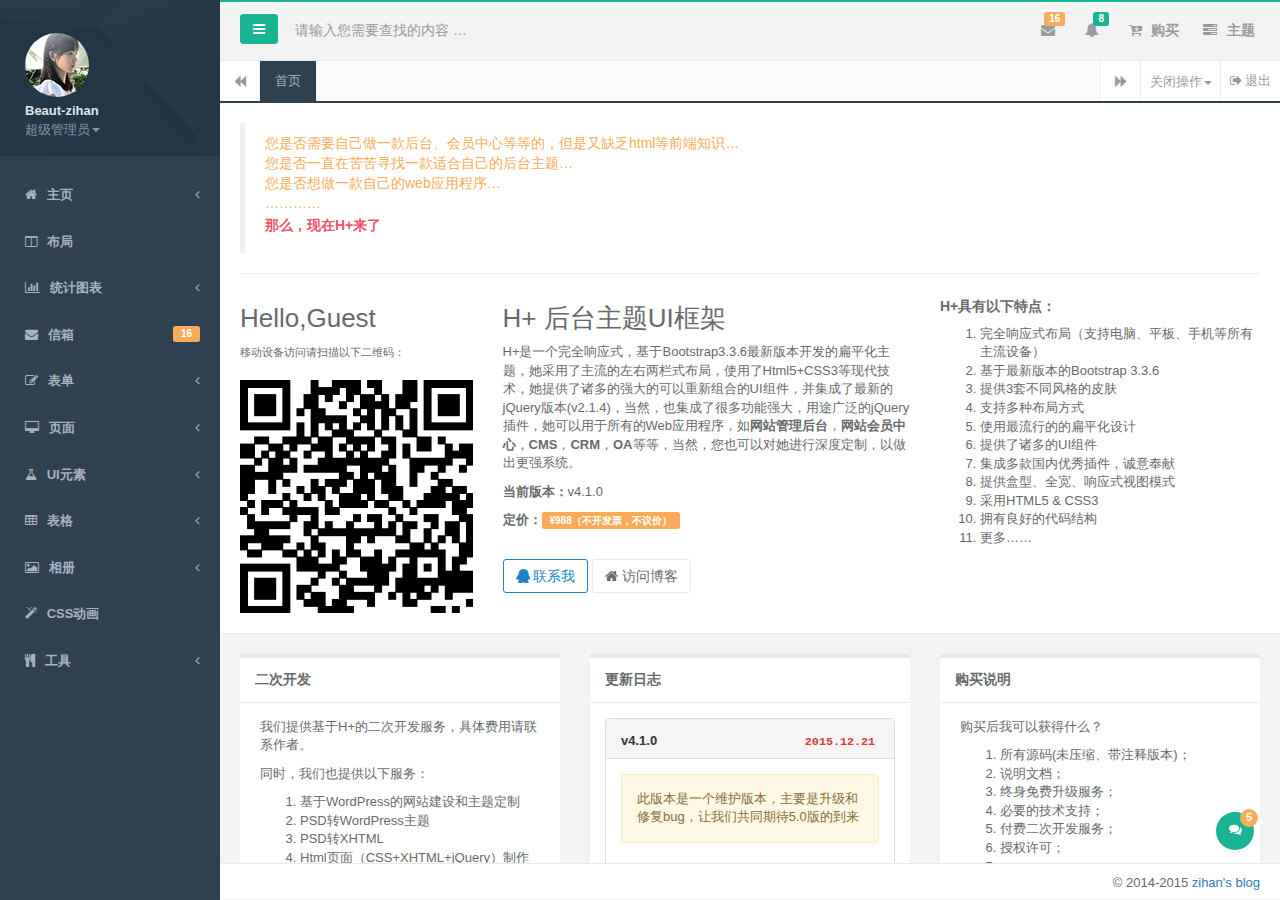
<file: RunOuWeb/Contents/hplus/index.html>
﻿<!DOCTYPE html>
<html>


<!-- Mirrored from www.zi-han.net/theme/hplus/ by HTTrack Website Copier/3.x [XR&CO'2014], Wed, 20 Jan 2016 14:16:41 GMT -->
<head>
    <meta charset="utf-8">
    <meta name="viewport" content="width=device-width, initial-scale=1.0">
    <meta name="renderer" content="webkit">
    <meta http-equiv="Cache-Control" content="no-siteapp" />
    <title>H+ 后台主题UI框架 - 主页</title>

    <meta name="keywords" content="H+后台主题,后台bootstrap框架,会员中心主题,后台HTML,响应式后台">
    <meta name="description" content="H+是一个完全响应式，基于Bootstrap3最新版本开发的扁平化主题，她采用了主流的左右两栏式布局，使用了Html5+CSS3等现代技术">

    <!--[if lt IE 9]>
    <meta http-equiv="refresh" content="0;ie.html" />
    <![endif]-->

    <link rel="shortcut icon" href="favicon.ico">
    <link href="css/bootstrap.min14ed.css?v=3.3.6" rel="stylesheet">
    <link href="css/font-awesome.min93e3.css?v=4.4.0" rel="stylesheet">
    <link href="css/animate.min.css" rel="stylesheet">
    <link href="css/style.min862f.css?v=4.1.0" rel="stylesheet">
</head>

<body class="fixed-sidebar full-height-layout gray-bg" style="overflow:hidden">
    <div id="wrapper">
        <!--左侧导航开始-->
        <nav class="navbar-default navbar-static-side" role="navigation">
            <div class="nav-close"><i class="fa fa-times-circle"></i>
            </div>
            <div class="sidebar-collapse">
                <ul class="nav" id="side-menu">
                    <li class="nav-header">
                        <div class="dropdown profile-element">
                            <span><img alt="image" class="img-circle" src="img/profile_small.jpg" /></span>
                            <a data-toggle="dropdown" class="dropdown-toggle" href="#">
                                <span class="clear">
                               <span class="block m-t-xs"><strong class="font-bold">Beaut-zihan</strong></span>
                                <span class="text-muted text-xs block">超级管理员<b class="caret"></b></span>
                                </span>
                            </a>
                            <ul class="dropdown-menu animated fadeInRight m-t-xs">
                                <li><a class="J_menuItem" href="form_avatar.html">修改头像</a>
                                </li>
                                <li><a class="J_menuItem" href="profile.html">个人资料</a>
                                </li>
                                <li><a class="J_menuItem" href="contacts.html">联系我们</a>
                                </li>
                                <li><a class="J_menuItem" href="mailbox.html">信箱</a>
                                </li>
                                <li class="divider"></li>
                                <li><a href="login.html">安全退出</a>
                                </li>
                            </ul>
                        </div>
                        <div class="logo-element">H+
                        </div>
                    </li>
                    <li>
                        <a href="#">
                            <i class="fa fa-home"></i>
                            <span class="nav-label">主页</span>
                            <span class="fa arrow"></span>
                        </a>
                        <ul class="nav nav-second-level">
                            <li>
                                <a class="J_menuItem" href="index_v1.html" data-index="0">主页示例一</a>
                            </li>
                            <li>
                                <a class="J_menuItem" href="index_v2.html">主页示例二</a>
                            </li>
                            <li>
                                <a class="J_menuItem" href="index_v3.html">主页示例三</a>
                            </li>
                            <li>
                                <a class="J_menuItem" href="index_v4.html">主页示例四</a>
                            </li>
                            <li>
                                <a href="index_v5.html" target="_blank">主页示例五</a>
                            </li>
                        </ul>

                    </li>
                    <li>
                        <a class="J_menuItem" href="layouts.html"><i class="fa fa-columns"></i> <span class="nav-label">布局</span></a>
                    </li>
                    <li>
                        <a href="#">
                            <i class="fa fa fa-bar-chart-o"></i>
                            <span class="nav-label">统计图表</span>
                            <span class="fa arrow"></span>
                        </a>
                        <ul class="nav nav-second-level">
                            <li>
                                <a class="J_menuItem" href="graph_echarts.html">百度ECharts</a>
                            </li>
                            <li>
                                <a class="J_menuItem" href="graph_flot.html">Flot</a>
                            </li>
                            <li>
                                <a class="J_menuItem" href="graph_morris.html">Morris.js</a>
                            </li>
                            <li>
                                <a class="J_menuItem" href="graph_rickshaw.html">Rickshaw</a>
                            </li>
                            <li>
                                <a class="J_menuItem" href="graph_peity.html">Peity</a>
                            </li>
                            <li>
                                <a class="J_menuItem" href="graph_sparkline.html">Sparkline</a>
                            </li>
                            <li>
                                <a class="J_menuItem" href="graph_metrics.html">图表组合</a>
                            </li>
                        </ul>
                    </li>

                    <li>
                        <a href="mailbox.html"><i class="fa fa-envelope"></i> <span class="nav-label">信箱 </span><span class="label label-warning pull-right">16</span></a>
                        <ul class="nav nav-second-level">
                            <li><a class="J_menuItem" href="mailbox.html">收件箱</a>
                            </li>
                            <li><a class="J_menuItem" href="mail_detail.html">查看邮件</a>
                            </li>
                            <li><a class="J_menuItem" href="mail_compose.html">写信</a>
                            </li>
                        </ul>
                    </li>
                    <li>
                        <a href="#"><i class="fa fa-edit"></i> <span class="nav-label">表单</span><span class="fa arrow"></span></a>
                        <ul class="nav nav-second-level">
                            <li><a class="J_menuItem" href="form_basic.html">基本表单</a>
                            </li>
                            <li><a class="J_menuItem" href="form_validate.html">表单验证</a>
                            </li>
                            <li><a class="J_menuItem" href="form_advanced.html">高级插件</a>
                            </li>
                            <li><a class="J_menuItem" href="form_wizard.html">表单向导</a>
                            </li>
                            <li>
                                <a href="#">文件上传 <span class="fa arrow"></span></a>
                                <ul class="nav nav-third-level">
                                    <li><a class="J_menuItem" href="form_webuploader.html">百度WebUploader</a>
                                    </li>
                                    <li><a class="J_menuItem" href="form_file_upload.html">DropzoneJS</a>
                                    </li>
                                    <li><a class="J_menuItem" href="form_avatar.html">头像裁剪上传</a>
                                    </li>
                                </ul>
                            </li>
                            <li>
                                <a href="#">编辑器 <span class="fa arrow"></span></a>
                                <ul class="nav nav-third-level">
                                    <li><a class="J_menuItem" href="form_editors.html">富文本编辑器</a>
                                    </li>
                                    <li><a class="J_menuItem" href="form_simditor.html">simditor</a>
                                    </li>
                                    <li><a class="J_menuItem" href="form_markdown.html">MarkDown编辑器</a>
                                    </li>
                                    <li><a class="J_menuItem" href="code_editor.html">代码编辑器</a>
                                    </li>
                                </ul>
                            </li>
                            <li><a class="J_menuItem" href="suggest.html">搜索自动补全</a>
                            </li>
                            <li><a class="J_menuItem" href="layerdate.html">日期选择器layerDate</a>
                            </li>
                        </ul>
                    </li>
                    <li>
                        <a href="#"><i class="fa fa-desktop"></i> <span class="nav-label">页面</span><span class="fa arrow"></span></a>
                        <ul class="nav nav-second-level">
                            <li><a class="J_menuItem" href="contacts.html">联系人</a>
                            </li>
                            <li><a class="J_menuItem" href="profile.html">个人资料</a>
                            </li>
                            <li>
                                <a href="#">项目管理 <span class="fa arrow"></span></a>
                                <ul class="nav nav-third-level">
                                    <li><a class="J_menuItem" href="projects.html">项目</a>
                                    </li>
                                    <li><a class="J_menuItem" href="project_detail.html">项目详情</a>
                                    </li>
                                </ul>
                            </li>
                            <li><a class="J_menuItem" href="teams_board.html">团队管理</a>
                            </li>
                            <li><a class="J_menuItem" href="social_feed.html">信息流</a>
                            </li>
                            <li><a class="J_menuItem" href="clients.html">客户管理</a>
                            </li>
                            <li><a class="J_menuItem" href="file_manager.html">文件管理器</a>
                            </li>
                            <li><a class="J_menuItem" href="calendar.html">日历</a>
                            </li>
                            <li>
                                <a href="#">博客 <span class="fa arrow"></span></a>
                                <ul class="nav nav-third-level">
                                    <li><a class="J_menuItem" href="blog.html">文章列表</a>
                                    </li>
                                    <li><a class="J_menuItem" href="article.html">文章详情</a>
                                    </li>
                                </ul>
                            </li>
                            <li><a class="J_menuItem" href="faq.html">FAQ</a>
                            </li>
                            <li>
                                <a href="#">时间轴 <span class="fa arrow"></span></a>
                                <ul class="nav nav-third-level">
                                    <li><a class="J_menuItem" href="timeline.html">时间轴</a>
                                    </li>
                                    <li><a class="J_menuItem" href="timeline_v2.html">时间轴v2</a>
                                    </li>
                                </ul>
                            </li>
                            <li><a class="J_menuItem" href="pin_board.html">标签墙</a>
                            </li>
                            <li>
                                <a href="#">单据 <span class="fa arrow"></span></a>
                                <ul class="nav nav-third-level">
                                    <li><a class="J_menuItem" href="invoice.html">单据</a>
                                    </li>
                                    <li><a class="J_menuItem" href="invoice_print.html">单据打印</a>
                                    </li>
                                </ul>
                            </li>
                            <li><a class="J_menuItem" href="search_results.html">搜索结果</a>
                            </li>
                            <li><a class="J_menuItem" href="forum_main.html">论坛</a>
                            </li>
                            <li>
                                <a href="#">即时通讯 <span class="fa arrow"></span></a>
                                <ul class="nav nav-third-level">
                                    <li><a class="J_menuItem" href="chat_view.html">聊天窗口</a>
                                    </li>
                                    <li><a class="J_menuItem" href="webim.html">layIM</a>
                                    </li>
                                </ul>
                            </li>
                            <li>
                                <a href="#">登录注册相关 <span class="fa arrow"></span></a>
                                <ul class="nav nav-third-level">
                                    <li><a href="login.html" target="_blank">登录页面</a>
                                    </li>
                                    <li><a href="login_v2.html" target="_blank">登录页面v2</a>
                                    </li>
                                    <li><a href="register.html" target="_blank">注册页面</a>
                                    </li>
                                    <li><a href="lockscreen.html" target="_blank">登录超时</a>
                                    </li>
                                </ul>
                            </li>
                            <li><a class="J_menuItem" href="404.html">404页面</a>
                            </li>
                            <li><a class="J_menuItem" href="500.html">500页面</a>
                            </li>
                            <li><a class="J_menuItem" href="empty_page.html">空白页</a>
                            </li>
                        </ul>
                    </li>
                    <li>
                        <a href="#"><i class="fa fa-flask"></i> <span class="nav-label">UI元素</span><span class="fa arrow"></span></a>
                        <ul class="nav nav-second-level">
                            <li><a class="J_menuItem" href="typography.html">排版</a>
                            </li>
                            <li>
                                <a href="#">字体图标 <span class="fa arrow"></span></a>
                                <ul class="nav nav-third-level">
                                    <li>
                                        <a class="J_menuItem" href="fontawesome.html">Font Awesome</a>
                                    </li>
                                    <li>
                                        <a class="J_menuItem" href="glyphicons.html">Glyphicon</a>
                                    </li>
                                    <li>
                                        <a class="J_menuItem" href="iconfont.html">阿里巴巴矢量图标库</a>
                                    </li>
                                </ul>
                            </li>
                            <li>
                                <a href="#">拖动排序 <span class="fa arrow"></span></a>
                                <ul class="nav nav-third-level">
                                    <li><a class="J_menuItem" href="draggable_panels.html">拖动面板</a>
                                    </li>
                                    <li><a class="J_menuItem" href="agile_board.html">任务清单</a>
                                    </li>
                                </ul>
                            </li>
                            <li><a class="J_menuItem" href="buttons.html">按钮</a>
                            </li>
                            <li><a class="J_menuItem" href="tabs_panels.html">选项卡 &amp; 面板</a>
                            </li>
                            <li><a class="J_menuItem" href="notifications.html">通知 &amp; 提示</a>
                            </li>
                            <li><a class="J_menuItem" href="badges_labels.html">徽章，标签，进度条</a>
                            </li>
                            <li>
                                <a class="J_menuItem" href="grid_options.html">栅格</a>
                            </li>
                            <li><a class="J_menuItem" href="plyr.html">视频、音频</a>
                            </li>
                            <li>
                                <a href="#">弹框插件 <span class="fa arrow"></span></a>
                                <ul class="nav nav-third-level">
                                    <li><a class="J_menuItem" href="layer.html">Web弹层组件layer</a>
                                    </li>
                                    <li><a class="J_menuItem" href="modal_window.html">模态窗口</a>
                                    </li>
                                    <li><a class="J_menuItem" href="sweetalert.html">SweetAlert</a>
                                    </li>
                                </ul>
                            </li>
                            <li>
                                <a href="#">树形视图 <span class="fa arrow"></span></a>
                                <ul class="nav nav-third-level">
                                    <li><a class="J_menuItem" href="jstree.html">jsTree</a>
                                    </li>
                                    <li><a class="J_menuItem" href="tree_view.html">Bootstrap Tree View</a>
                                    </li>
                                    <li><a class="J_menuItem" href="nestable_list.html">nestable</a>
                                    </li>
                                </ul>
                            </li>
                            <li><a class="J_menuItem" href="toastr_notifications.html">Toastr通知</a>
                            </li>
                            <li><a class="J_menuItem" href="diff.html">文本对比</a>
                            </li>
                            <li><a class="J_menuItem" href="spinners.html">加载动画</a>
                            </li>
                            <li><a class="J_menuItem" href="widgets.html">小部件</a>
                            </li>
                        </ul>
                    </li>
                    <li>
                        <a href="#"><i class="fa fa-table"></i> <span class="nav-label">表格</span><span class="fa arrow"></span></a>
                        <ul class="nav nav-second-level">
                            <li><a class="J_menuItem" href="table_basic.html">基本表格</a>
                            </li>
                            <li><a class="J_menuItem" href="table_data_tables.html">DataTables</a>
                            </li>
                            <li><a class="J_menuItem" href="table_jqgrid.html">jqGrid</a>
                            </li>
                            <li><a class="J_menuItem" href="table_foo_table.html">Foo Tables</a>
                            </li>
                            <li><a class="J_menuItem" href="table_bootstrap.html">Bootstrap Table
                                <span class="label label-danger pull-right">推荐</span></a>
                            </li>
                        </ul>
                    </li>
                    <li>
                        <a href="#"><i class="fa fa-picture-o"></i> <span class="nav-label">相册</span><span class="fa arrow"></span></a>
                        <ul class="nav nav-second-level">
                            <li><a class="J_menuItem" href="basic_gallery.html">基本图库</a>
                            </li>
                            <li><a class="J_menuItem" href="carousel.html">图片切换</a>
                            </li>
                            <li><a class="J_menuItem" href="blueimp.html">Blueimp相册</a>
                            </li>
                        </ul>
                    </li>
                    <li>
                        <a class="J_menuItem" href="css_animation.html"><i class="fa fa-magic"></i> <span class="nav-label">CSS动画</span></a>
                    </li>
                    <li>
                        <a href="#"><i class="fa fa-cutlery"></i> <span class="nav-label">工具 </span><span class="fa arrow"></span></a>
                        <ul class="nav nav-second-level">
                            <li><a class="J_menuItem" href="form_builder.html">表单构建器</a>
                            </li>
                        </ul>
                    </li>

                </ul>
            </div>
        </nav>
        <!--左侧导航结束-->
        <!--右侧部分开始-->
        <div id="page-wrapper" class="gray-bg dashbard-1">
            <div class="row border-bottom">
                <nav class="navbar navbar-static-top" role="navigation" style="margin-bottom: 0">
                    <div class="navbar-header"><a class="navbar-minimalize minimalize-styl-2 btn btn-primary " href="#"><i class="fa fa-bars"></i> </a>
                        <form role="search" class="navbar-form-custom" method="post" action="http://www.zi-han.net/theme/hplus/search_results.html">
                            <div class="form-group">
                                <input type="text" placeholder="请输入您需要查找的内容 …" class="form-control" name="top-search" id="top-search">
                            </div>
                        </form>
                    </div>
                    <ul class="nav navbar-top-links navbar-right">
                        <li class="dropdown">
                            <a class="dropdown-toggle count-info" data-toggle="dropdown" href="#">
                                <i class="fa fa-envelope"></i> <span class="label label-warning">16</span>
                            </a>
                            <ul class="dropdown-menu dropdown-messages">
                                <li class="m-t-xs">
                                    <div class="dropdown-messages-box">
                                        <a href="profile.html" class="pull-left">
                                            <img alt="image" class="img-circle" src="img/a7.jpg">
                                        </a>
                                        <div class="media-body">
                                            <small class="pull-right">46小时前</small>
                                            <strong>小四</strong> 这个在日本投降书上签字的军官，建国后一定是个不小的干部吧？
                                            <br>
                                            <small class="text-muted">3天前 2014.11.8</small>
                                        </div>
                                    </div>
                                </li>
                                <li class="divider"></li>
                                <li>
                                    <div class="dropdown-messages-box">
                                        <a href="profile.html" class="pull-left">
                                            <img alt="image" class="img-circle" src="img/a4.jpg">
                                        </a>
                                        <div class="media-body ">
                                            <small class="pull-right text-navy">25小时前</small>
                                            <strong>国民岳父</strong> 如何看待“男子不满自己爱犬被称为狗，刺伤路人”？——这人比犬还凶
                                            <br>
                                            <small class="text-muted">昨天</small>
                                        </div>
                                    </div>
                                </li>
                                <li class="divider"></li>
                                <li>
                                    <div class="text-center link-block">
                                        <a class="J_menuItem" href="mailbox.html">
                                            <i class="fa fa-envelope"></i> <strong> 查看所有消息</strong>
                                        </a>
                                    </div>
                                </li>
                            </ul>
                        </li>
                        <li class="dropdown">
                            <a class="dropdown-toggle count-info" data-toggle="dropdown" href="#">
                                <i class="fa fa-bell"></i> <span class="label label-primary">8</span>
                            </a>
                            <ul class="dropdown-menu dropdown-alerts">
                                <li>
                                    <a href="mailbox.html">
                                        <div>
                                            <i class="fa fa-envelope fa-fw"></i> 您有16条未读消息
                                            <span class="pull-right text-muted small">4分钟前</span>
                                        </div>
                                    </a>
                                </li>
                                <li class="divider"></li>
                                <li>
                                    <a href="profile.html">
                                        <div>
                                            <i class="fa fa-qq fa-fw"></i> 3条新回复
                                            <span class="pull-right text-muted small">12分钟钱</span>
                                        </div>
                                    </a>
                                </li>
                                <li class="divider"></li>
                                <li>
                                    <div class="text-center link-block">
                                        <a class="J_menuItem" href="notifications.html">
                                            <strong>查看所有 </strong>
                                            <i class="fa fa-angle-right"></i>
                                        </a>
                                    </div>
                                </li>
                            </ul>
                        </li>
                        <li class="hidden-xs">
                            <a href="index_v1.html" class="J_menuItem" data-index="0"><i class="fa fa-cart-arrow-down"></i> 购买</a>
                        </li>
                        <li class="dropdown hidden-xs">
                            <a class="right-sidebar-toggle" aria-expanded="false">
                                <i class="fa fa-tasks"></i> 主题
                            </a>
                        </li>
                    </ul>
                </nav>
            </div>
            <div class="row content-tabs">
                <button class="roll-nav roll-left J_tabLeft"><i class="fa fa-backward"></i>
                </button>
                <nav class="page-tabs J_menuTabs">
                    <div class="page-tabs-content">
                        <a href="javascript:;" class="active J_menuTab" data-id="index_v1.html">首页</a>
                    </div>
                </nav>
                <button class="roll-nav roll-right J_tabRight"><i class="fa fa-forward"></i>
                </button>
                <div class="btn-group roll-nav roll-right">
                    <button class="dropdown J_tabClose" data-toggle="dropdown">关闭操作<span class="caret"></span>

                    </button>
                    <ul role="menu" class="dropdown-menu dropdown-menu-right">
                        <li class="J_tabShowActive"><a>定位当前选项卡</a>
                        </li>
                        <li class="divider"></li>
                        <li class="J_tabCloseAll"><a>关闭全部选项卡</a>
                        </li>
                        <li class="J_tabCloseOther"><a>关闭其他选项卡</a>
                        </li>
                    </ul>
                </div>
                <a href="login.html" class="roll-nav roll-right J_tabExit"><i class="fa fa fa-sign-out"></i> 退出</a>
            </div>
            <div class="row J_mainContent" id="content-main">
                <iframe class="J_iframe" name="iframe0" width="100%" height="100%" src="index_v148b2.html?v=4.0" frameborder="0" data-id="index_v1.html" seamless></iframe>
            </div>
            <div class="footer">
                <div class="pull-right">&copy; 2014-2015 <a href="http://www.zi-han.net/" target="_blank">zihan's blog</a>
                </div>
            </div>
        </div>
        <!--右侧部分结束-->
        <!--右侧边栏开始-->
        <div id="right-sidebar">
            <div class="sidebar-container">

                <ul class="nav nav-tabs navs-3">

                    <li class="active">
                        <a data-toggle="tab" href="#tab-1">
                            <i class="fa fa-gear"></i> 主题
                        </a>
                    </li>
                    <li class=""><a data-toggle="tab" href="#tab-2">
                        通知
                    </a>
                    </li>
                    <li><a data-toggle="tab" href="#tab-3">
                        项目进度
                    </a>
                    </li>
                </ul>

                <div class="tab-content">
                    <div id="tab-1" class="tab-pane active">
                        <div class="sidebar-title">
                            <h3> <i class="fa fa-comments-o"></i> 主题设置</h3>
                            <small><i class="fa fa-tim"></i> 你可以从这里选择和预览主题的布局和样式，这些设置会被保存在本地，下次打开的时候会直接应用这些设置。</small>
                        </div>
                        <div class="skin-setttings">
                            <div class="title">主题设置</div>
                            <div class="setings-item">
                                <span>收起左侧菜单</span>
                                <div class="switch">
                                    <div class="onoffswitch">
                                        <input type="checkbox" name="collapsemenu" class="onoffswitch-checkbox" id="collapsemenu">
                                        <label class="onoffswitch-label" for="collapsemenu">
                                            <span class="onoffswitch-inner"></span>
                                            <span class="onoffswitch-switch"></span>
                                        </label>
                                    </div>
                                </div>
                            </div>
                            <div class="setings-item">
                                <span>固定顶部</span>

                                <div class="switch">
                                    <div class="onoffswitch">
                                        <input type="checkbox" name="fixednavbar" class="onoffswitch-checkbox" id="fixednavbar">
                                        <label class="onoffswitch-label" for="fixednavbar">
                                            <span class="onoffswitch-inner"></span>
                                            <span class="onoffswitch-switch"></span>
                                        </label>
                                    </div>
                                </div>
                            </div>
                            <div class="setings-item">
                                <span>
                        固定宽度
                    </span>

                                <div class="switch">
                                    <div class="onoffswitch">
                                        <input type="checkbox" name="boxedlayout" class="onoffswitch-checkbox" id="boxedlayout">
                                        <label class="onoffswitch-label" for="boxedlayout">
                                            <span class="onoffswitch-inner"></span>
                                            <span class="onoffswitch-switch"></span>
                                        </label>
                                    </div>
                                </div>
                            </div>
                            <div class="title">皮肤选择</div>
                            <div class="setings-item default-skin nb">
                                <span class="skin-name ">
                         <a href="#" class="s-skin-0">
                             默认皮肤
                         </a>
                    </span>
                            </div>
                            <div class="setings-item blue-skin nb">
                                <span class="skin-name ">
                        <a href="#" class="s-skin-1">
                            蓝色主题
                        </a>
                    </span>
                            </div>
                            <div class="setings-item yellow-skin nb">
                                <span class="skin-name ">
                        <a href="#" class="s-skin-3">
                            黄色/紫色主题
                        </a>
                    </span>
                            </div>
                        </div>
                    </div>
                    <div id="tab-2" class="tab-pane">

                        <div class="sidebar-title">
                            <h3> <i class="fa fa-comments-o"></i> 最新通知</h3>
                            <small><i class="fa fa-tim"></i> 您当前有10条未读信息</small>
                        </div>

                        <div>

                            <div class="sidebar-message">
                                <a href="#">
                                    <div class="pull-left text-center">
                                        <img alt="image" class="img-circle message-avatar" src="img/a1.jpg">

                                        <div class="m-t-xs">
                                            <i class="fa fa-star text-warning"></i>
                                            <i class="fa fa-star text-warning"></i>
                                        </div>
                                    </div>
                                    <div class="media-body">

                                        据天津日报报道：瑞海公司董事长于学伟，副董事长董社轩等10人在13日上午已被控制。
                                        <br>
                                        <small class="text-muted">今天 4:21</small>
                                    </div>
                                </a>
                            </div>
                            <div class="sidebar-message">
                                <a href="#">
                                    <div class="pull-left text-center">
                                        <img alt="image" class="img-circle message-avatar" src="img/a2.jpg">
                                    </div>
                                    <div class="media-body">
                                        HCY48之音乐大魔王会员专属皮肤已上线，快来一键换装拥有他，宣告你对华晨宇的爱吧！
                                        <br>
                                        <small class="text-muted">昨天 2:45</small>
                                    </div>
                                </a>
                            </div>
                            <div class="sidebar-message">
                                <a href="#">
                                    <div class="pull-left text-center">
                                        <img alt="image" class="img-circle message-avatar" src="img/a3.jpg">

                                        <div class="m-t-xs">
                                            <i class="fa fa-star text-warning"></i>
                                            <i class="fa fa-star text-warning"></i>
                                            <i class="fa fa-star text-warning"></i>
                                        </div>
                                    </div>
                                    <div class="media-body">
                                        写的好！与您分享
                                        <br>
                                        <small class="text-muted">昨天 1:10</small>
                                    </div>
                                </a>
                            </div>
                            <div class="sidebar-message">
                                <a href="#">
                                    <div class="pull-left text-center">
                                        <img alt="image" class="img-circle message-avatar" src="img/a4.jpg">
                                    </div>

                                    <div class="media-body">
                                        国外极限小子的炼成！这还是亲生的吗！！
                                        <br>
                                        <small class="text-muted">昨天 8:37</small>
                                    </div>
                                </a>
                            </div>
                            <div class="sidebar-message">
                                <a href="#">
                                    <div class="pull-left text-center">
                                        <img alt="image" class="img-circle message-avatar" src="img/a8.jpg">
                                    </div>
                                    <div class="media-body">

                                        一只流浪狗被收留后，为了减轻主人的负担，坚持自己觅食，甚至......有些东西，可能她比我们更懂。
                                        <br>
                                        <small class="text-muted">今天 4:21</small>
                                    </div>
                                </a>
                            </div>
                            <div class="sidebar-message">
                                <a href="#">
                                    <div class="pull-left text-center">
                                        <img alt="image" class="img-circle message-avatar" src="img/a7.jpg">
                                    </div>
                                    <div class="media-body">
                                        这哥们的新视频又来了，创意杠杠滴，帅炸了！
                                        <br>
                                        <small class="text-muted">昨天 2:45</small>
                                    </div>
                                </a>
                            </div>
                            <div class="sidebar-message">
                                <a href="#">
                                    <div class="pull-left text-center">
                                        <img alt="image" class="img-circle message-avatar" src="img/a3.jpg">

                                        <div class="m-t-xs">
                                            <i class="fa fa-star text-warning"></i>
                                            <i class="fa fa-star text-warning"></i>
                                            <i class="fa fa-star text-warning"></i>
                                        </div>
                                    </div>
                                    <div class="media-body">
                                        最近在补追此剧，特别喜欢这段表白。
                                        <br>
                                        <small class="text-muted">昨天 1:10</small>
                                    </div>
                                </a>
                            </div>
                            <div class="sidebar-message">
                                <a href="#">
                                    <div class="pull-left text-center">
                                        <img alt="image" class="img-circle message-avatar" src="img/a4.jpg">
                                    </div>
                                    <div class="media-body">
                                        我发起了一个投票 【你认为下午大盘会翻红吗？】
                                        <br>
                                        <small class="text-muted">星期一 8:37</small>
                                    </div>
                                </a>
                            </div>
                        </div>

                    </div>
                    <div id="tab-3" class="tab-pane">

                        <div class="sidebar-title">
                            <h3> <i class="fa fa-cube"></i> 最新任务</h3>
                            <small><i class="fa fa-tim"></i> 您当前有14个任务，10个已完成</small>
                        </div>

                        <ul class="sidebar-list">
                            <li>
                                <a href="#">
                                    <div class="small pull-right m-t-xs">9小时以后</div>
                                    <h4>市场调研</h4> 按要求接收教材；

                                    <div class="small">已完成： 22%</div>
                                    <div class="progress progress-mini">
                                        <div style="width: 22%;" class="progress-bar progress-bar-warning"></div>
                                    </div>
                                    <div class="small text-muted m-t-xs">项目截止： 4:00 - 2015.10.01</div>
                                </a>
                            </li>
                            <li>
                                <a href="#">
                                    <div class="small pull-right m-t-xs">9小时以后</div>
                                    <h4>可行性报告研究报上级批准 </h4> 编写目的编写本项目进度报告的目的在于更好的控制软件开发的时间,对团队成员的 开发进度作出一个合理的比对

                                    <div class="small">已完成： 48%</div>
                                    <div class="progress progress-mini">
                                        <div style="width: 48%;" class="progress-bar"></div>
                                    </div>
                                </a>
                            </li>
                            <li>
                                <a href="#">
                                    <div class="small pull-right m-t-xs">9小时以后</div>
                                    <h4>立项阶段</h4> 东风商用车公司 采购综合综合查询分析系统项目进度阶段性报告武汉斯迪克科技有限公司

                                    <div class="small">已完成： 14%</div>
                                    <div class="progress progress-mini">
                                        <div style="width: 14%;" class="progress-bar progress-bar-info"></div>
                                    </div>
                                </a>
                            </li>
                            <li>
                                <a href="#">
                                    <span class="label label-primary pull-right">NEW</span>
                                    <h4>设计阶段</h4>
                                    <!--<div class="small pull-right m-t-xs">9小时以后</div>-->
                                    项目进度报告(Project Progress Report)
                                    <div class="small">已完成： 22%</div>
                                    <div class="small text-muted m-t-xs">项目截止： 4:00 - 2015.10.01</div>
                                </a>
                            </li>
                            <li>
                                <a href="#">
                                    <div class="small pull-right m-t-xs">9小时以后</div>
                                    <h4>拆迁阶段</h4> 科研项目研究进展报告 项目编号: 项目名称: 项目负责人:

                                    <div class="small">已完成： 22%</div>
                                    <div class="progress progress-mini">
                                        <div style="width: 22%;" class="progress-bar progress-bar-warning"></div>
                                    </div>
                                    <div class="small text-muted m-t-xs">项目截止： 4:00 - 2015.10.01</div>
                                </a>
                            </li>
                            <li>
                                <a href="#">
                                    <div class="small pull-right m-t-xs">9小时以后</div>
                                    <h4>建设阶段 </h4> 编写目的编写本项目进度报告的目的在于更好的控制软件开发的时间,对团队成员的 开发进度作出一个合理的比对

                                    <div class="small">已完成： 48%</div>
                                    <div class="progress progress-mini">
                                        <div style="width: 48%;" class="progress-bar"></div>
                                    </div>
                                </a>
                            </li>
                            <li>
                                <a href="#">
                                    <div class="small pull-right m-t-xs">9小时以后</div>
                                    <h4>获证开盘</h4> 编写目的编写本项目进度报告的目的在于更好的控制软件开发的时间,对团队成员的 开发进度作出一个合理的比对

                                    <div class="small">已完成： 14%</div>
                                    <div class="progress progress-mini">
                                        <div style="width: 14%;" class="progress-bar progress-bar-info"></div>
                                    </div>
                                </a>
                            </li>

                        </ul>

                    </div>
                </div>

            </div>
        </div>
        <!--右侧边栏结束-->
        <!--mini聊天窗口开始-->
        <div class="small-chat-box fadeInRight animated">

            <div class="heading" draggable="true">
                <small class="chat-date pull-right">
                    2015.9.1
                </small> 与 Beau-zihan 聊天中
            </div>

            <div class="content">

                <div class="left">
                    <div class="author-name">
                        Beau-zihan <small class="chat-date">
                        10:02
                    </small>
                    </div>
                    <div class="chat-message active">
                        你好
                    </div>

                </div>
                <div class="right">
                    <div class="author-name">
                        游客
                        <small class="chat-date">
                            11:24
                        </small>
                    </div>
                    <div class="chat-message">
                        你好，请问H+有帮助文档吗？
                    </div>
                </div>
                <div class="left">
                    <div class="author-name">
                        Beau-zihan
                        <small class="chat-date">
                            08:45
                        </small>
                    </div>
                    <div class="chat-message active">
                        有，购买的H+源码包中有帮助文档，位于docs文件夹下
                    </div>
                </div>
                <div class="right">
                    <div class="author-name">
                        游客
                        <small class="chat-date">
                            11:24
                        </small>
                    </div>
                    <div class="chat-message">
                        那除了帮助文档还提供什么样的服务？
                    </div>
                </div>
                <div class="left">
                    <div class="author-name">
                        Beau-zihan
                        <small class="chat-date">
                            08:45
                        </small>
                    </div>
                    <div class="chat-message active">
                        1.所有源码(未压缩、带注释版本)；
                        <br> 2.说明文档；
                        <br> 3.终身免费升级服务；
                        <br> 4.必要的技术支持；
                        <br> 5.付费二次开发服务；
                        <br> 6.授权许可；
                        <br> ……
                        <br>
                    </div>
                </div>


            </div>
            <div class="form-chat">
                <div class="input-group input-group-sm">
                    <input type="text" class="form-control"> <span class="input-group-btn"> <button
                        class="btn btn-primary" type="button">发送
                </button> </span>
                </div>
            </div>

        </div>
        <div id="small-chat">
            <span class="badge badge-warning pull-right">5</span>
            <a class="open-small-chat">
                <i class="fa fa-comments"></i>

            </a>
        </div>
    </div>
    <script src="js/jquery.min.js?v=2.1.4"></script>
    <script src="js/bootstrap.min.js?v=3.3.6"></script>
    <script src="js/plugins/metisMenu/jquery.metisMenu.js"></script>
    <script src="js/plugins/slimscroll/jquery.slimscroll.min.js"></script>
    <script src="js/plugins/layer/layer.min.js"></script>
    <script src="js/hplus.min.js?v=4.1.0"></script>
    <script type="text/javascript" src="js/contabs.min.js"></script>
    <script src="js/plugins/pace/pace.min.js"></script>
</body>


<!-- Mirrored from www.zi-han.net/theme/hplus/ by HTTrack Website Copier/3.x [XR&CO'2014], Wed, 20 Jan 2016 14:17:11 GMT -->
</html>
</file>
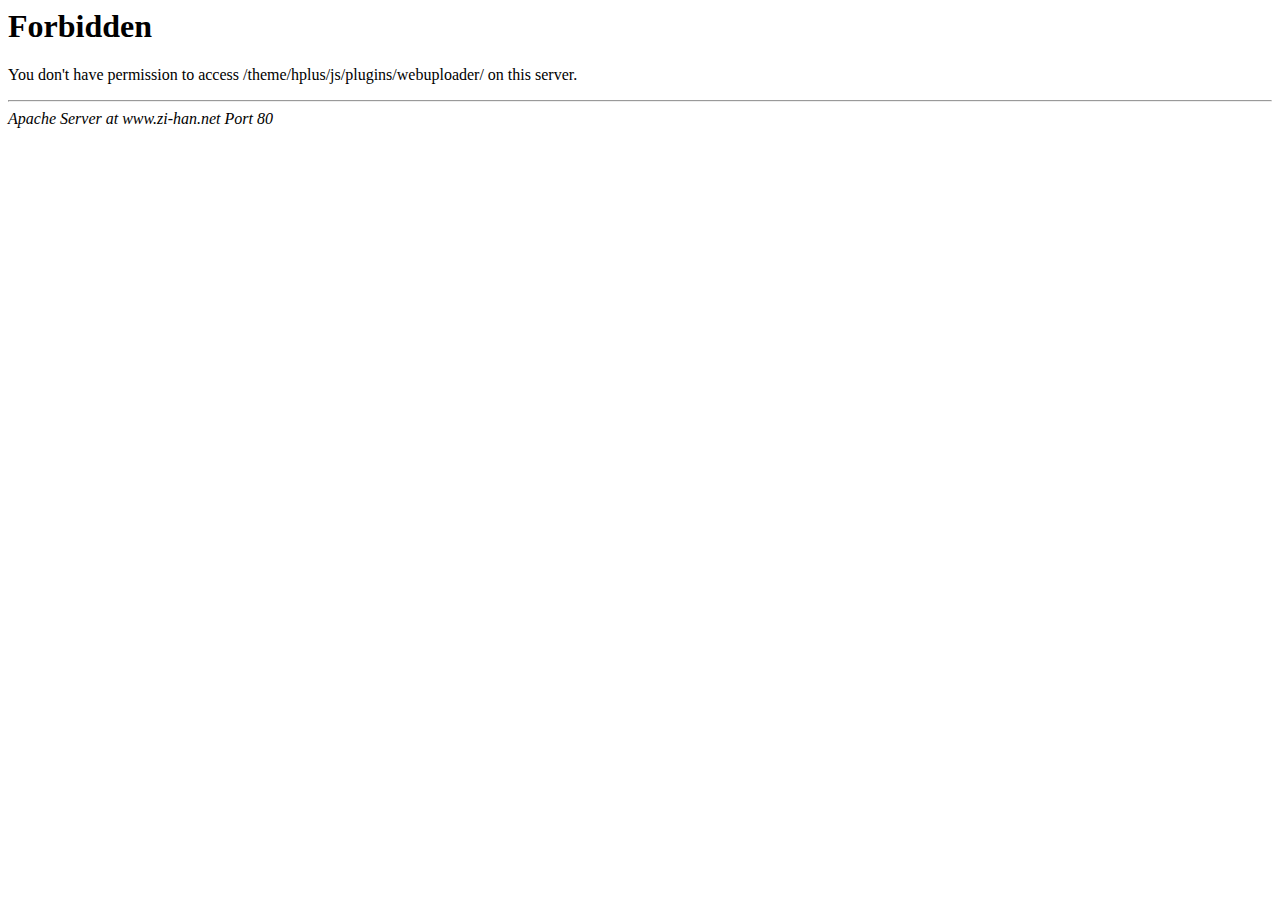
<file: RunOuWeb/Contents/hplus/js/plugins/webuploader/index.html>
<!DOCTYPE HTML PUBLIC "-//IETF//DTD HTML 2.0//EN">
<html><head>
<title>403 Forbidden</title>
</head><body>
<h1>Forbidden</h1>
<p>You don't have permission to access /theme/hplus/js/plugins/webuploader/
on this server.</p>
<hr>
<address>Apache Server at www.zi-han.net Port 80</address>
</body></html>
</file>
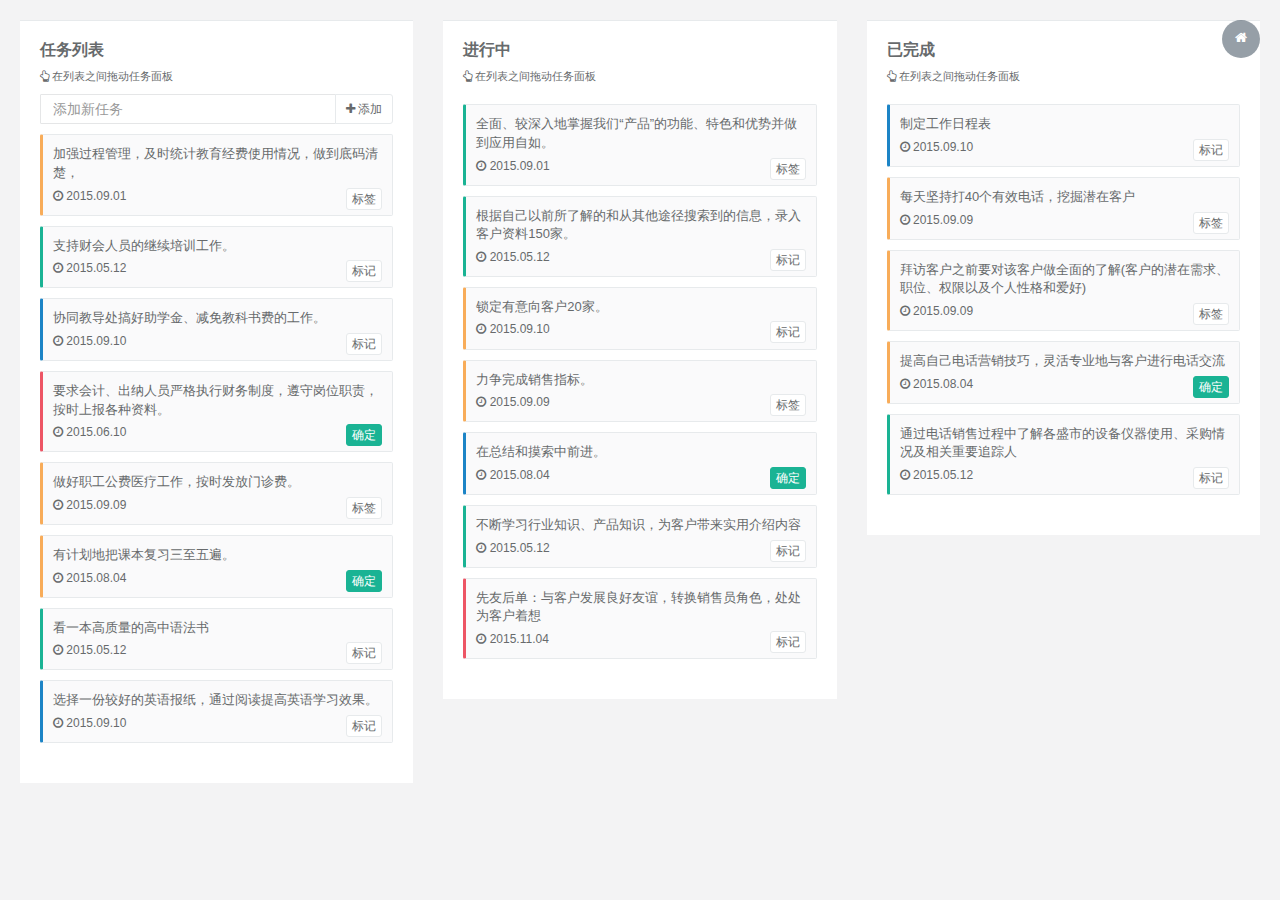
<file: RunOuWeb/Contents/hplus/agile_board.html>
<!DOCTYPE html>
<html>


<!-- Mirrored from www.zi-han.net/theme/hplus/agile_board.html by HTTrack Website Copier/3.x [XR&CO'2014], Wed, 20 Jan 2016 14:19:53 GMT -->
<head>

    <meta charset="utf-8">
    <meta name="viewport" content="width=device-width, initial-scale=1.0">


    <title>H+ 后台主题UI框架 - 任务清单</title>
    <meta name="keywords" content="H+后台主题,后台bootstrap框架,会员中心主题,后台HTML,响应式后台">
    <meta name="description" content="H+是一个完全响应式，基于Bootstrap3最新版本开发的扁平化主题，她采用了主流的左右两栏式布局，使用了Html5+CSS3等现代技术">

    <link rel="shortcut icon" href="favicon.ico"> <link href="css/bootstrap.min14ed.css?v=3.3.6" rel="stylesheet">
    <link href="css/font-awesome.min93e3.css?v=4.4.0" rel="stylesheet">

    <link href="css/animate.min.css" rel="stylesheet">
    <link href="css/style.min862f.css?v=4.1.0" rel="stylesheet">

</head>

<body class="gray-bg">
    <div class="wrapper wrapper-content  animated fadeInRight">
        <div class="row">
            <div class="col-sm-4">
                <div class="ibox">
                    <div class="ibox-content">
                        <h3>任务列表</h3>
                        <p class="small"><i class="fa fa-hand-o-up"></i> 在列表之间拖动任务面板</p>

                        <div class="input-group">
                            <input type="text" placeholder="添加新任务" class="input input-sm form-control">
                            <span class="input-group-btn">
                                        <button type="button" class="btn btn-sm btn-white"> <i class="fa fa-plus"></i> 添加</button>
                                </span>
                        </div>

                        <ul class="sortable-list connectList agile-list">
                            <li class="warning-element">
                                加强过程管理，及时统计教育经费使用情况，做到底码清楚，
                                <div class="agile-detail">
                                    <a href="#" class="pull-right btn btn-xs btn-white">标签</a>
                                    <i class="fa fa-clock-o"></i> 2015.09.01
                                </div>
                            </li>
                            <li class="success-element">
                                支持财会人员的继续培训工作。
                                <div class="agile-detail">
                                    <a href="#" class="pull-right btn btn-xs btn-white">标记</a>
                                    <i class="fa fa-clock-o"></i> 2015.05.12
                                </div>
                            </li>
                            <li class="info-element">
                                协同教导处搞好助学金、减免教科书费的工作。
                                <div class="agile-detail">
                                    <a href="#" class="pull-right btn btn-xs btn-white">标记</a>
                                    <i class="fa fa-clock-o"></i> 2015.09.10
                                </div>
                            </li>
                            <li class="danger-element">
                                要求会计、出纳人员严格执行财务制度，遵守岗位职责，按时上报各种资料。
                                <div class="agile-detail">
                                    <a href="#" class="pull-right btn btn-xs btn-primary">确定</a>
                                    <i class="fa fa-clock-o"></i> 2015.06.10
                                </div>
                            </li>
                            <li class="warning-element">
                                做好职工公费医疗工作，按时发放门诊费。
                                <div class="agile-detail">
                                    <a href="#" class="pull-right btn btn-xs btn-white">标签</a>
                                    <i class="fa fa-clock-o"></i> 2015.09.09
                                </div>
                            </li>
                            <li class="warning-element">
                                有计划地把课本复习三至五遍。
                                <div class="agile-detail">
                                    <a href="#" class="pull-right btn btn-xs btn-primary">确定</a>
                                    <i class="fa fa-clock-o"></i> 2015.08.04
                                </div>
                            </li>
                            <li class="success-element">
                                看一本高质量的高中语法书
                                <div class="agile-detail">
                                    <a href="#" class="pull-right btn btn-xs btn-white">标记</a>
                                    <i class="fa fa-clock-o"></i> 2015.05.12
                                </div>
                            </li>
                            <li class="info-element">
                                选择一份较好的英语报纸，通过阅读提高英语学习效果。
                                <div class="agile-detail">
                                    <a href="#" class="pull-right btn btn-xs btn-white">标记</a>
                                    <i class="fa fa-clock-o"></i> 2015.09.10
                                </div>
                            </li>
                        </ul>
                    </div>
                </div>
            </div>
            <div class="col-sm-4">
                <div class="ibox">
                    <div class="ibox-content">
                        <h3>进行中</h3>
                        <p class="small"><i class="fa fa-hand-o-up"></i> 在列表之间拖动任务面板</p>
                        <ul class="sortable-list connectList agile-list">
                            <li class="success-element">
                                全面、较深入地掌握我们“产品”的功能、特色和优势并做到应用自如。
                                <div class="agile-detail">
                                    <a href="#" class="pull-right btn btn-xs btn-white">标签</a>
                                    <i class="fa fa-clock-o"></i> 2015.09.01
                                </div>
                            </li>
                            <li class="success-element">
                                根据自己以前所了解的和从其他途径搜索到的信息，录入客户资料150家。
                                <div class="agile-detail">
                                    <a href="#" class="pull-right btn btn-xs btn-white">标记</a>
                                    <i class="fa fa-clock-o"></i> 2015.05.12
                                </div>
                            </li>
                            <li class="warning-element">
                                锁定有意向客户20家。
                                <div class="agile-detail">
                                    <a href="#" class="pull-right btn btn-xs btn-white">标记</a>
                                    <i class="fa fa-clock-o"></i> 2015.09.10
                                </div>
                            </li>
                            <li class="warning-element">
                                力争完成销售指标。
                                <div class="agile-detail">
                                    <a href="#" class="pull-right btn btn-xs btn-white">标签</a>
                                    <i class="fa fa-clock-o"></i> 2015.09.09
                                </div>
                            </li>
                            <li class="info-element">
                                在总结和摸索中前进。
                                <div class="agile-detail">
                                    <a href="#" class="pull-right btn btn-xs btn-primary">确定</a>
                                    <i class="fa fa-clock-o"></i> 2015.08.04
                                </div>
                            </li>
                            <li class="success-element">
                                不断学习行业知识、产品知识，为客户带来实用介绍内容
                                <div class="agile-detail">
                                    <a href="#" class="pull-right btn btn-xs btn-white">标记</a>
                                    <i class="fa fa-clock-o"></i> 2015.05.12
                                </div>
                            </li>
                            <li class="danger-element">
                                先友后单：与客户发展良好友谊，转换销售员角色，处处为客户着想
                                <div class="agile-detail">
                                    <a href="#" class="pull-right btn btn-xs btn-white">标记</a>
                                    <i class="fa fa-clock-o"></i> 2015.11.04
                                </div>
                            </li>
                        </ul>
                    </div>
                </div>
            </div>
            <div class="col-sm-4">
                <div class="ibox">
                    <div class="ibox-content">
                        <h3>已完成</h3>
                        <p class="small"><i class="fa fa-hand-o-up"></i> 在列表之间拖动任务面板</p>
                        <ul class="sortable-list connectList agile-list">
                            <li class="info-element">
                                制定工作日程表
                                <div class="agile-detail">
                                    <a href="#" class="pull-right btn btn-xs btn-white">标记</a>
                                    <i class="fa fa-clock-o"></i> 2015.09.10
                                </div>
                            </li>
                            <li class="warning-element">
                                每天坚持打40个有效电话，挖掘潜在客户
                                <div class="agile-detail">
                                    <a href="#" class="pull-right btn btn-xs btn-white">标签</a>
                                    <i class="fa fa-clock-o"></i> 2015.09.09
                                </div>
                            </li>
                            <li class="warning-element">
                                拜访客户之前要对该客户做全面的了解(客户的潜在需求、职位、权限以及个人性格和爱好)
                                <div class="agile-detail">
                                    <a href="#" class="pull-right btn btn-xs btn-white">标签</a>
                                    <i class="fa fa-clock-o"></i> 2015.09.09
                                </div>
                            </li>
                            <li class="warning-element">
                                提高自己电话营销技巧，灵活专业地与客户进行电话交流
                                <div class="agile-detail">
                                    <a href="#" class="pull-right btn btn-xs btn-primary">确定</a>
                                    <i class="fa fa-clock-o"></i> 2015.08.04
                                </div>
                            </li>
                            <li class="success-element">
                                通过电话销售过程中了解各盛市的设备仪器使用、采购情况及相关重要追踪人
                                <div class="agile-detail">
                                    <a href="#" class="pull-right btn btn-xs btn-white">标记</a>
                                    <i class="fa fa-clock-o"></i> 2015.05.12
                                </div>
                            </li>

                        </ul>
                    </div>
                </div>
            </div>

        </div>


    </div>
    <script src="js/jquery.min.js?v=2.1.4"></script>
    <script src="js/bootstrap.min.js?v=3.3.6"></script>
    <script src="js/jquery-ui-1.10.4.min.js"></script>
    <script src="js/content.min.js?v=1.0.0"></script>
    <script>
        $(document).ready(function(){$(".sortable-list").sortable({connectWith:".connectList"}).disableSelection()});
    </script>

    <script type="text/javascript" src="http://tajs.qq.com/stats?sId=9051096" charset="UTF-8"></script>
</body>


<!-- Mirrored from www.zi-han.net/theme/hplus/agile_board.html by HTTrack Website Copier/3.x [XR&CO'2014], Wed, 20 Jan 2016 14:19:53 GMT -->
</html>
</file>
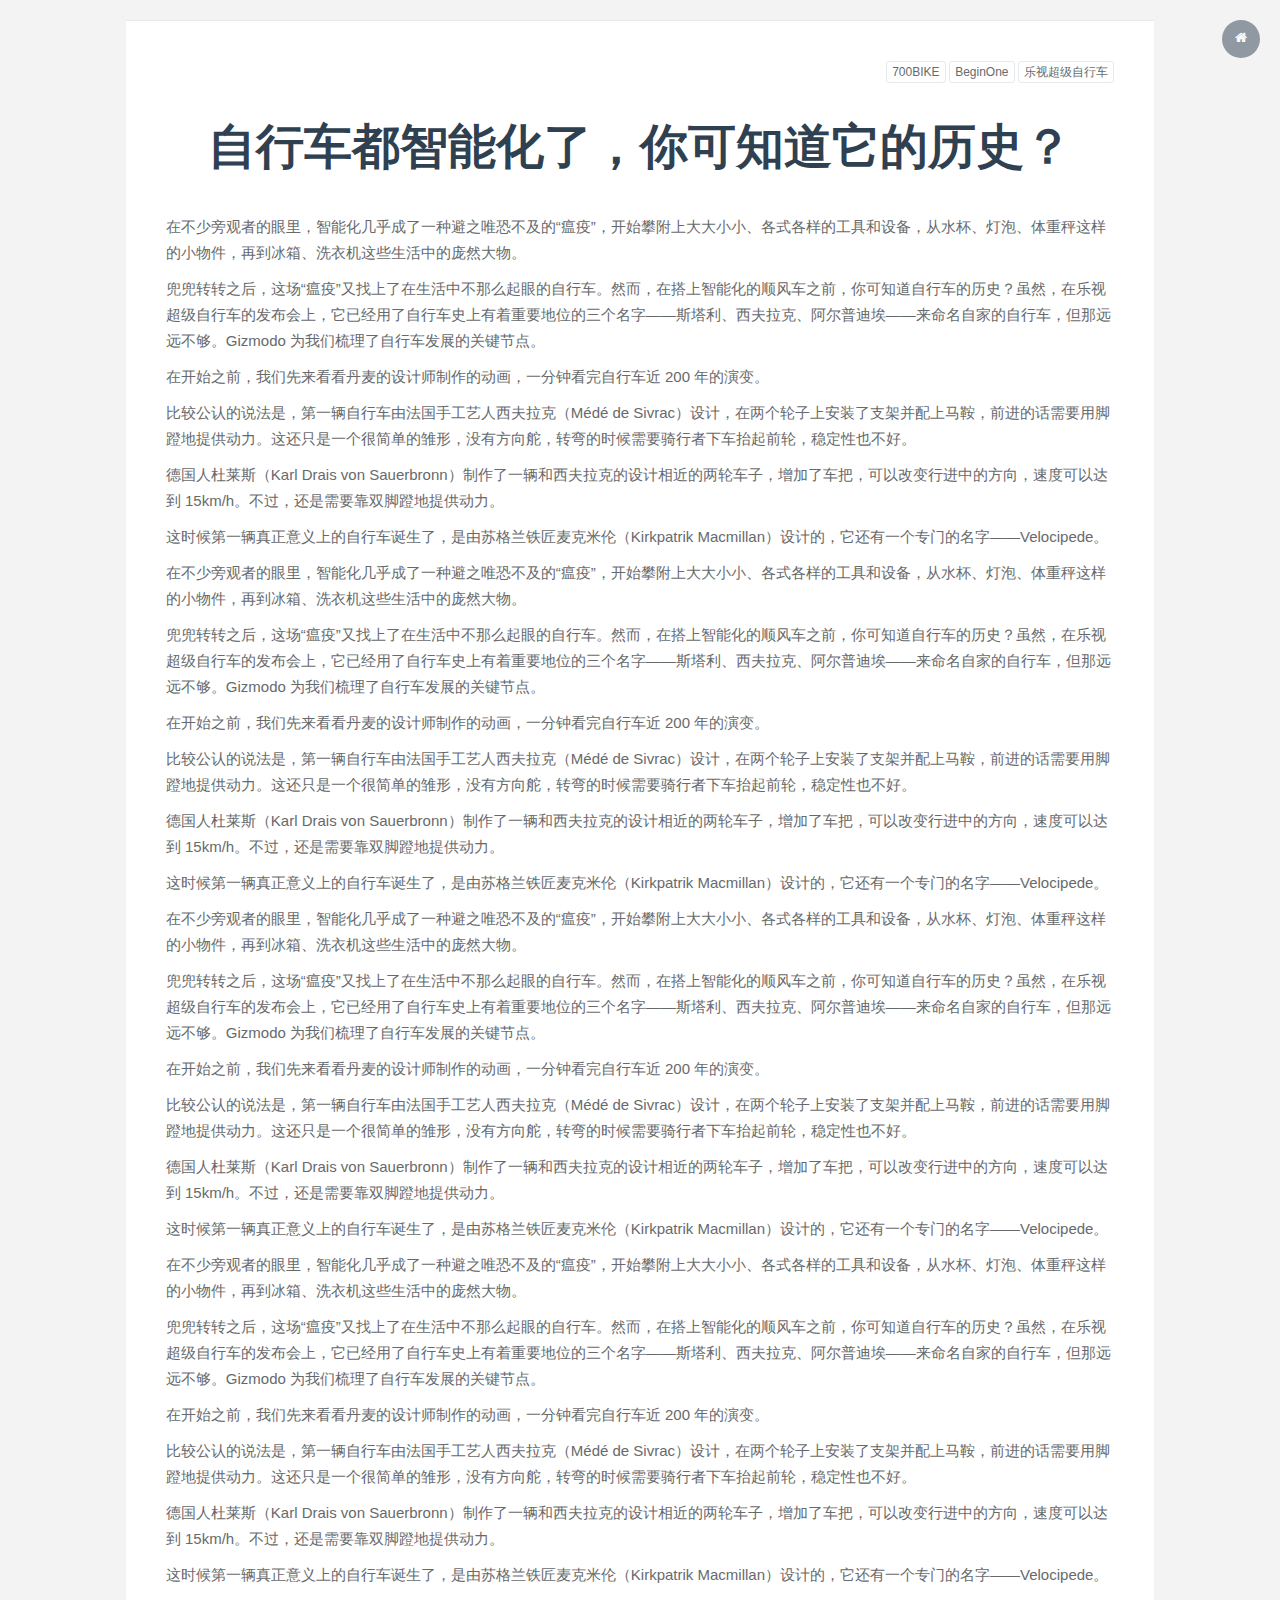
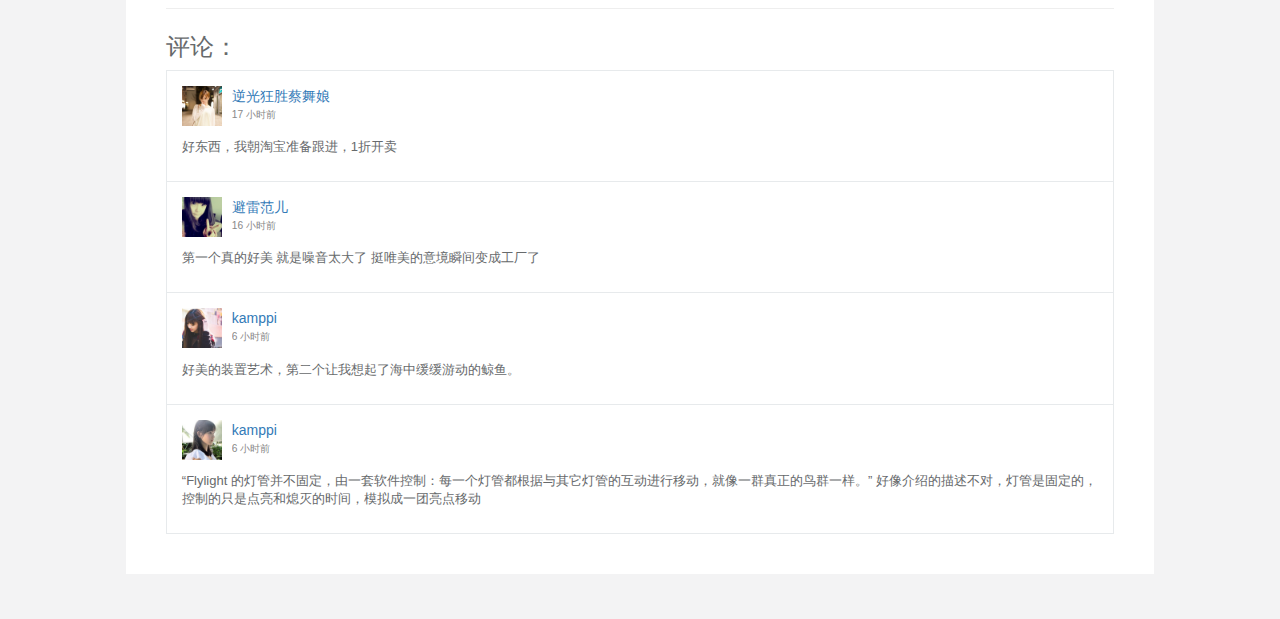
<file: RunOuWeb/Contents/hplus/article.html>
<!DOCTYPE html>
<html>


<!-- Mirrored from www.zi-han.net/theme/hplus/article.html by HTTrack Website Copier/3.x [XR&CO'2014], Wed, 20 Jan 2016 14:19:47 GMT -->
<head>

    <meta charset="utf-8">
    <meta name="viewport" content="width=device-width, initial-scale=1.0">


    <title>H+ 后台主题UI框架 - 文章页面</title>
    <meta name="keywords" content="H+后台主题,后台bootstrap框架,会员中心主题,后台HTML,响应式后台">
    <meta name="description" content="H+是一个完全响应式，基于Bootstrap3最新版本开发的扁平化主题，她采用了主流的左右两栏式布局，使用了Html5+CSS3等现代技术">

    <link rel="shortcut icon" href="favicon.ico"> <link href="css/bootstrap.min14ed.css?v=3.3.6" rel="stylesheet">
    <link href="css/font-awesome.min93e3.css?v=4.4.0" rel="stylesheet">

    <link href="css/animate.min.css" rel="stylesheet">
    <link href="css/style.min862f.css?v=4.1.0" rel="stylesheet">

</head>

<body class="gray-bg">
    <div class="wrapper wrapper-content  animated fadeInRight article">
        <div class="row">
            <div class="col-lg-10 col-lg-offset-1">
                <div class="ibox">
                    <div class="ibox-content">
                        <div class="pull-right">
                            <button class="btn btn-white btn-xs" type="button">700BIKE</button>
                            <button class="btn btn-white btn-xs" type="button">BeginOne</button>
                            <button class="btn btn-white btn-xs" type="button">乐视超级自行车</button>
                        </div>
                        <div class="text-center article-title">
                            <h1>
                                    自行车都智能化了，你可知道它的历史？
                                </h1>
                        </div>
                        <p>
                            在不少旁观者的眼里，智能化几乎成了一种避之唯恐不及的“瘟疫”，开始攀附上大大小小、各式各样的工具和设备，从水杯、灯泡、体重秤这样的小物件，再到冰箱、洗衣机这些生活中的庞然大物。
                        </p>
                        <p>
                            兜兜转转之后，这场“瘟疫”又找上了在生活中不那么起眼的自行车。然而，在搭上智能化的顺风车之前，你可知道自行车的历史？虽然，在乐视超级自行车的发布会上，它已经用了自行车史上有着重要地位的三个名字——斯塔利、西夫拉克、阿尔普迪埃——来命名自家的自行车，但那远远不够。Gizmodo 为我们梳理了自行车发展的关键节点。
                        </p>
                        <p>
                            在开始之前，我们先来看看丹麦的设计师制作的动画，一分钟看完自行车近 200 年的演变。
                        </p>
                        <p>
                            比较公认的说法是，第一辆自行车由法国手工艺人西夫拉克（Médé de Sivrac）设计，在两个轮子上安装了支架并配上马鞍，前进的话需要用脚蹬地提供动力。这还只是一个很简单的雏形，没有方向舵，转弯的时候需要骑行者下车抬起前轮，稳定性也不好。
                        </p>
                        <p>
                            德国人杜莱斯（Karl Drais von Sauerbronn）制作了一辆和西夫拉克的设计相近的两轮车子，增加了车把，可以改变行进中的方向，速度可以达到 15km/h。不过，还是需要靠双脚蹬地提供动力。
                        </p>
                        <p>
                            这时候第一辆真正意义上的自行车诞生了，是由苏格兰铁匠麦克米伦（Kirkpatrik Macmillan）设计的，它还有一个专门的名字——Velocipede。
                        </p>
                        <p>
                            在不少旁观者的眼里，智能化几乎成了一种避之唯恐不及的“瘟疫”，开始攀附上大大小小、各式各样的工具和设备，从水杯、灯泡、体重秤这样的小物件，再到冰箱、洗衣机这些生活中的庞然大物。
                        </p>
                        <p>
                            兜兜转转之后，这场“瘟疫”又找上了在生活中不那么起眼的自行车。然而，在搭上智能化的顺风车之前，你可知道自行车的历史？虽然，在乐视超级自行车的发布会上，它已经用了自行车史上有着重要地位的三个名字——斯塔利、西夫拉克、阿尔普迪埃——来命名自家的自行车，但那远远不够。Gizmodo 为我们梳理了自行车发展的关键节点。
                        </p>
                        <p>
                            在开始之前，我们先来看看丹麦的设计师制作的动画，一分钟看完自行车近 200 年的演变。
                        </p>
                        <p>
                            比较公认的说法是，第一辆自行车由法国手工艺人西夫拉克（Médé de Sivrac）设计，在两个轮子上安装了支架并配上马鞍，前进的话需要用脚蹬地提供动力。这还只是一个很简单的雏形，没有方向舵，转弯的时候需要骑行者下车抬起前轮，稳定性也不好。
                        </p>
                        <p>
                            德国人杜莱斯（Karl Drais von Sauerbronn）制作了一辆和西夫拉克的设计相近的两轮车子，增加了车把，可以改变行进中的方向，速度可以达到 15km/h。不过，还是需要靠双脚蹬地提供动力。
                        </p>
                        <p>
                            这时候第一辆真正意义上的自行车诞生了，是由苏格兰铁匠麦克米伦（Kirkpatrik Macmillan）设计的，它还有一个专门的名字——Velocipede。
                        </p>
                        <p>
                            在不少旁观者的眼里，智能化几乎成了一种避之唯恐不及的“瘟疫”，开始攀附上大大小小、各式各样的工具和设备，从水杯、灯泡、体重秤这样的小物件，再到冰箱、洗衣机这些生活中的庞然大物。
                        </p>
                        <p>
                            兜兜转转之后，这场“瘟疫”又找上了在生活中不那么起眼的自行车。然而，在搭上智能化的顺风车之前，你可知道自行车的历史？虽然，在乐视超级自行车的发布会上，它已经用了自行车史上有着重要地位的三个名字——斯塔利、西夫拉克、阿尔普迪埃——来命名自家的自行车，但那远远不够。Gizmodo 为我们梳理了自行车发展的关键节点。
                        </p>
                        <p>
                            在开始之前，我们先来看看丹麦的设计师制作的动画，一分钟看完自行车近 200 年的演变。
                        </p>
                        <p>
                            比较公认的说法是，第一辆自行车由法国手工艺人西夫拉克（Médé de Sivrac）设计，在两个轮子上安装了支架并配上马鞍，前进的话需要用脚蹬地提供动力。这还只是一个很简单的雏形，没有方向舵，转弯的时候需要骑行者下车抬起前轮，稳定性也不好。
                        </p>
                        <p>
                            德国人杜莱斯（Karl Drais von Sauerbronn）制作了一辆和西夫拉克的设计相近的两轮车子，增加了车把，可以改变行进中的方向，速度可以达到 15km/h。不过，还是需要靠双脚蹬地提供动力。
                        </p>
                        <p>
                            这时候第一辆真正意义上的自行车诞生了，是由苏格兰铁匠麦克米伦（Kirkpatrik Macmillan）设计的，它还有一个专门的名字——Velocipede。
                        </p>
                        <p>
                            在不少旁观者的眼里，智能化几乎成了一种避之唯恐不及的“瘟疫”，开始攀附上大大小小、各式各样的工具和设备，从水杯、灯泡、体重秤这样的小物件，再到冰箱、洗衣机这些生活中的庞然大物。
                        </p>
                        <p>
                            兜兜转转之后，这场“瘟疫”又找上了在生活中不那么起眼的自行车。然而，在搭上智能化的顺风车之前，你可知道自行车的历史？虽然，在乐视超级自行车的发布会上，它已经用了自行车史上有着重要地位的三个名字——斯塔利、西夫拉克、阿尔普迪埃——来命名自家的自行车，但那远远不够。Gizmodo 为我们梳理了自行车发展的关键节点。
                        </p>
                        <p>
                            在开始之前，我们先来看看丹麦的设计师制作的动画，一分钟看完自行车近 200 年的演变。
                        </p>
                        <p>
                            比较公认的说法是，第一辆自行车由法国手工艺人西夫拉克（Médé de Sivrac）设计，在两个轮子上安装了支架并配上马鞍，前进的话需要用脚蹬地提供动力。这还只是一个很简单的雏形，没有方向舵，转弯的时候需要骑行者下车抬起前轮，稳定性也不好。
                        </p>
                        <p>
                            德国人杜莱斯（Karl Drais von Sauerbronn）制作了一辆和西夫拉克的设计相近的两轮车子，增加了车把，可以改变行进中的方向，速度可以达到 15km/h。不过，还是需要靠双脚蹬地提供动力。
                        </p>
                        <p>
                            这时候第一辆真正意义上的自行车诞生了，是由苏格兰铁匠麦克米伦（Kirkpatrik Macmillan）设计的，它还有一个专门的名字——Velocipede。
                        </p>
                        <hr>

                        <div class="row">
                            <div class="col-lg-12">

                                <h2>评论：</h2>
                                <div class="social-feed-box">
                                    <div class="social-avatar">
                                        <a href="#" class="pull-left">
                                            <img alt="image" src="img/a1.jpg">
                                        </a>
                                        <div class="media-body">
                                            <a href="#">
                                                    逆光狂胜蔡舞娘
                                                </a>
                                            <small class="text-muted">17 小时前</small>
                                        </div>
                                    </div>
                                    <div class="social-body">
                                        <p>
                                            好东西，我朝淘宝准备跟进，1折开卖
                                        </p>
                                    </div>
                                </div>
                                <div class="social-feed-box">
                                    <div class="social-avatar">
                                        <a href="#" class="pull-left">
                                            <img alt="image" src="img/a2.jpg">
                                        </a>
                                        <div class="media-body">
                                            <a href="#">
                                                    避雷范儿
                                                </a>
                                            <small class="text-muted"> 16 小时前</small>
                                        </div>
                                    </div>
                                    <div class="social-body">
                                        <p>
                                            第一个真的好美 就是噪音太大了 挺唯美的意境瞬间变成工厂了
                                        </p>
                                    </div>
                                </div>
                                <div class="social-feed-box">
                                    <div class="social-avatar">
                                        <a href="#" class="pull-left">
                                            <img alt="image" src="img/a3.jpg">
                                        </a>
                                        <div class="media-body">
                                            <a href="#">
                                                    kamppi
                                                </a>
                                            <small class="text-muted"> 6 小时前</small>
                                        </div>
                                    </div>
                                    <div class="social-body">
                                        <p>
                                            好美的装置艺术，第二个让我想起了海中缓缓游动的鲸鱼。
                                        </p>
                                    </div>
                                </div>
                                <div class="social-feed-box">
                                    <div class="social-avatar">
                                        <a href="#" class="pull-left">
                                            <img alt="image" src="img/a5.jpg">
                                        </a>
                                        <div class="media-body">
                                            <a href="#">
                                                    kamppi
                                                </a>
                                            <small class="text-muted">6 小时前</small>
                                        </div>
                                    </div>
                                    <div class="social-body">
                                        <p>
                                            “Flylight 的灯管并不固定，由一套软件控制：每一个灯管都根据与其它灯管的互动进行移动，就像一群真正的鸟群一样。” 好像介绍的描述不对，灯管是固定的，控制的只是点亮和熄灭的时间，模拟成一团亮点移动
                                        </p>
                                    </div>
                                </div>


                            </div>
                        </div>


                    </div>
                </div>
            </div>
        </div>

    </div>
    <script src="js/jquery.min.js?v=2.1.4"></script>
    <script src="js/bootstrap.min.js?v=3.3.6"></script>
    <script src="js/content.min.js?v=1.0.0"></script>
    <script type="text/javascript" src="http://tajs.qq.com/stats?sId=9051096" charset="UTF-8"></script>
</body>


<!-- Mirrored from www.zi-han.net/theme/hplus/article.html by HTTrack Website Copier/3.x [XR&CO'2014], Wed, 20 Jan 2016 14:19:47 GMT -->
</html>
</file>
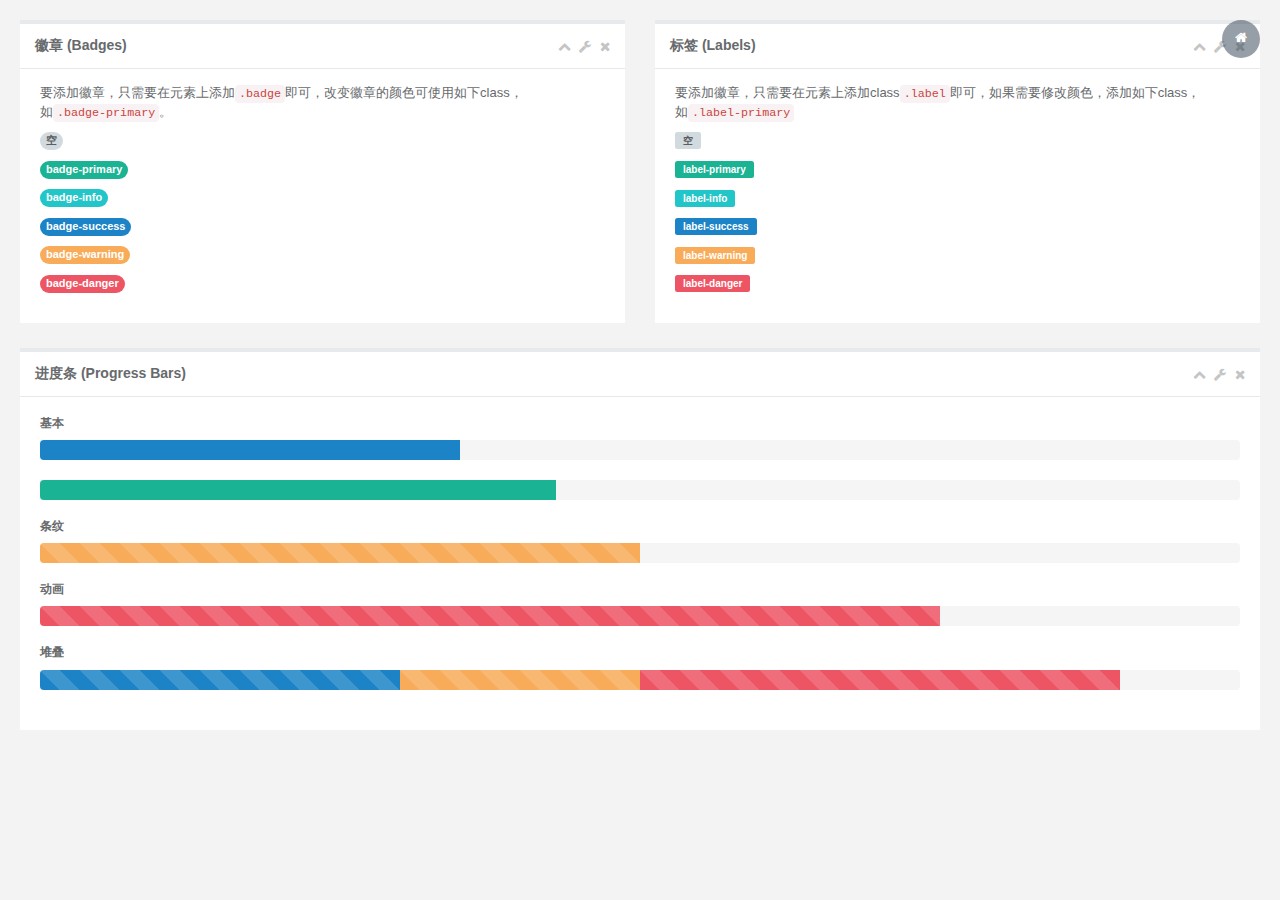
<file: RunOuWeb/Contents/hplus/badges_labels.html>
<!DOCTYPE html>
<html>


<!-- Mirrored from www.zi-han.net/theme/hplus/badges_labels.html by HTTrack Website Copier/3.x [XR&CO'2014], Wed, 20 Jan 2016 14:19:53 GMT -->
<head>

    <meta charset="utf-8">
    <meta name="viewport" content="width=device-width, initial-scale=1.0">


    <title>H+ 后台主题UI框架 - 徽章，标签，进度条</title>
    <meta name="keywords" content="H+后台主题,后台bootstrap框架,会员中心主题,后台HTML,响应式后台">
    <meta name="description" content="H+是一个完全响应式，基于Bootstrap3最新版本开发的扁平化主题，她采用了主流的左右两栏式布局，使用了Html5+CSS3等现代技术">

    <link rel="shortcut icon" href="favicon.ico"> <link href="css/bootstrap.min14ed.css?v=3.3.6" rel="stylesheet">
    <link href="css/font-awesome.min93e3.css?v=4.4.0" rel="stylesheet">

    <link href="css/animate.min.css" rel="stylesheet">
    <link href="css/style.min862f.css?v=4.1.0" rel="stylesheet">

</head>

<body class="gray-bg">
    <div class="wrapper wrapper-content animated fadeInRight">
        <div class="row">
            <div class="col-sm-6">
                <div class="ibox float-e-margins">
                    <div class="ibox-title">
                        <h5>徽章 (Badges)</h5>
                        <div class="ibox-tools">
                            <a class="collapse-link">
                                <i class="fa fa-chevron-up"></i>
                            </a>
                            <a class="dropdown-toggle" data-toggle="dropdown" href="badges_labels.html#">
                                <i class="fa fa-wrench"></i>
                            </a>
                            <ul class="dropdown-menu dropdown-user">
                                <li><a href="badges_labels.html#">选项1</a>
                                </li>
                                <li><a href="badges_labels.html#">选项2</a>
                                </li>
                            </ul>
                            <a class="close-link">
                                <i class="fa fa-times"></i>
                            </a>
                        </div>
                    </div>
                    <div class="ibox-content">
                        <p>
                            要添加徽章，只需要在元素上添加<code>.badge</code>即可，改变徽章的颜色可使用如下class，如<code>.badge-primary</code>。
                        </p>
                        <p><span class="badge">空</span>
                        </p>
                        <p><span class="badge badge-primary">badge-primary</span>
                        </p>
                        <p><span class="badge badge-info">badge-info</span>
                        </p>
                        <p><span class="badge badge-success">badge-success</span>
                        </p>
                        <p><span class="badge badge-warning">badge-warning</span>
                        </p>
                        <p><span class="badge badge-danger">badge-danger</span>
                        </p>
                    </div>
                </div>
            </div>

            <div class="col-sm-6">
                <div class="ibox float-e-margins">
                    <div class="ibox-title">
                        <h5>标签 (Labels)</h5>
                        <div class="ibox-tools">
                            <a class="collapse-link">
                                <i class="fa fa-chevron-up"></i>
                            </a>
                            <a class="dropdown-toggle" data-toggle="dropdown" href="badges_labels.html#">
                                <i class="fa fa-wrench"></i>
                            </a>
                            <ul class="dropdown-menu dropdown-user">
                                <li><a href="badges_labels.html#">选项1</a>
                                </li>
                                <li><a href="badges_labels.html#">选项2</a>
                                </li>
                            </ul>
                            <a class="close-link">
                                <i class="fa fa-times"></i>
                            </a>
                        </div>
                    </div>
                    <div class="ibox-content">
                        <p>
                            要添加徽章，只需要在元素上添加class<code>.label</code>即可，如果需要修改颜色，添加如下class，如<code>.label-primary</code>
                        </p>
                        <p><span class="label">空</span>
                        </p>
                        <p><span class="label label-primary">label-primary</span>
                        </p>
                        <p><span class="label label-info">label-info</span>
                        </p>
                        <p><span class="label label-success">label-success</span>
                        </p>
                        <p><span class="label label-warning">label-warning</span>
                        </p>
                        <p><span class="label label-danger">label-danger</span>
                        </p>
                    </div>
                </div>
            </div>

        </div>
        <div class="row">
            <div class="col-sm-12">
                <div class="ibox float-e-margins">
                    <div class="ibox-title">
                        <h5>进度条 (Progress Bars)</h5>
                        <div class="ibox-tools">
                            <a class="collapse-link">
                                <i class="fa fa-chevron-up"></i>
                            </a>
                            <a class="dropdown-toggle" data-toggle="dropdown" href="badges_labels.html#">
                                <i class="fa fa-wrench"></i>
                            </a>
                            <ul class="dropdown-menu dropdown-user">
                                <li><a href="badges_labels.html#">选项1</a>
                                </li>
                                <li><a href="badges_labels.html#">选项2</a>
                                </li>
                            </ul>
                            <a class="close-link">
                                <i class="fa fa-times"></i>
                            </a>
                        </div>
                    </div>
                    <div class="ibox-content">
                        <h5>基本</h5>
                        <div class="progress">
                            <div style="width: 35%" aria-valuemax="100" aria-valuemin="0" aria-valuenow="35" role="progressbar" class="progress-bar progress-bar-success">
                                <span class="sr-only">35% Complete (success)</span>
                            </div>
                        </div>

                        <div class="progress progress-bar-default">
                            <div style="width: 43%" aria-valuemax="100" aria-valuemin="0" aria-valuenow="43" role="progressbar" class="progress-bar">
                                <span class="sr-only">43% Complete (success)</span>
                            </div>
                        </div>

                        <h5>条纹</h5>

                        <div class="progress progress-striped">
                            <div style="width: 50%" aria-valuemax="100" aria-valuemin="0" aria-valuenow="50" role="progressbar" class="progress-bar progress-bar-warning">
                                <span class="sr-only">40% Complete (success)</span>
                            </div>
                        </div>

                        <h5>动画</h5>

                        <div class="progress progress-striped active">
                            <div style="width: 75%" aria-valuemax="100" aria-valuemin="0" aria-valuenow="75" role="progressbar" class="progress-bar progress-bar-danger">
                                <span class="sr-only">40% Complete (success)</span>
                            </div>
                        </div>

                        <h5>堆叠</h5>

                        <div class="progress progress-striped active">
                            <div style="width: 30%" class="progress-bar progress-bar-success">
                                <span class="sr-only">30% Complete (success)</span>
                            </div>
                            <div style="width: 20%" class="progress-bar progress-bar-warning">
                                <span class="sr-only">15% Complete (warning)</span>
                            </div>
                            <div style="width: 40%" class="progress-bar progress-bar-danger">
                                <span class="sr-only">40% Complete (danger)</span>
                            </div>
                        </div>

                    </div>
                </div>
            </div>
        </div>
    </div>
    <script src="js/jquery.min.js?v=2.1.4"></script>
    <script src="js/bootstrap.min.js?v=3.3.6"></script>
    <script src="js/content.min.js?v=1.0.0"></script>
    <script type="text/javascript" src="http://tajs.qq.com/stats?sId=9051096" charset="UTF-8"></script>

</body>


<!-- Mirrored from www.zi-han.net/theme/hplus/badges_labels.html by HTTrack Website Copier/3.x [XR&CO'2014], Wed, 20 Jan 2016 14:19:53 GMT -->
</html>
</file>
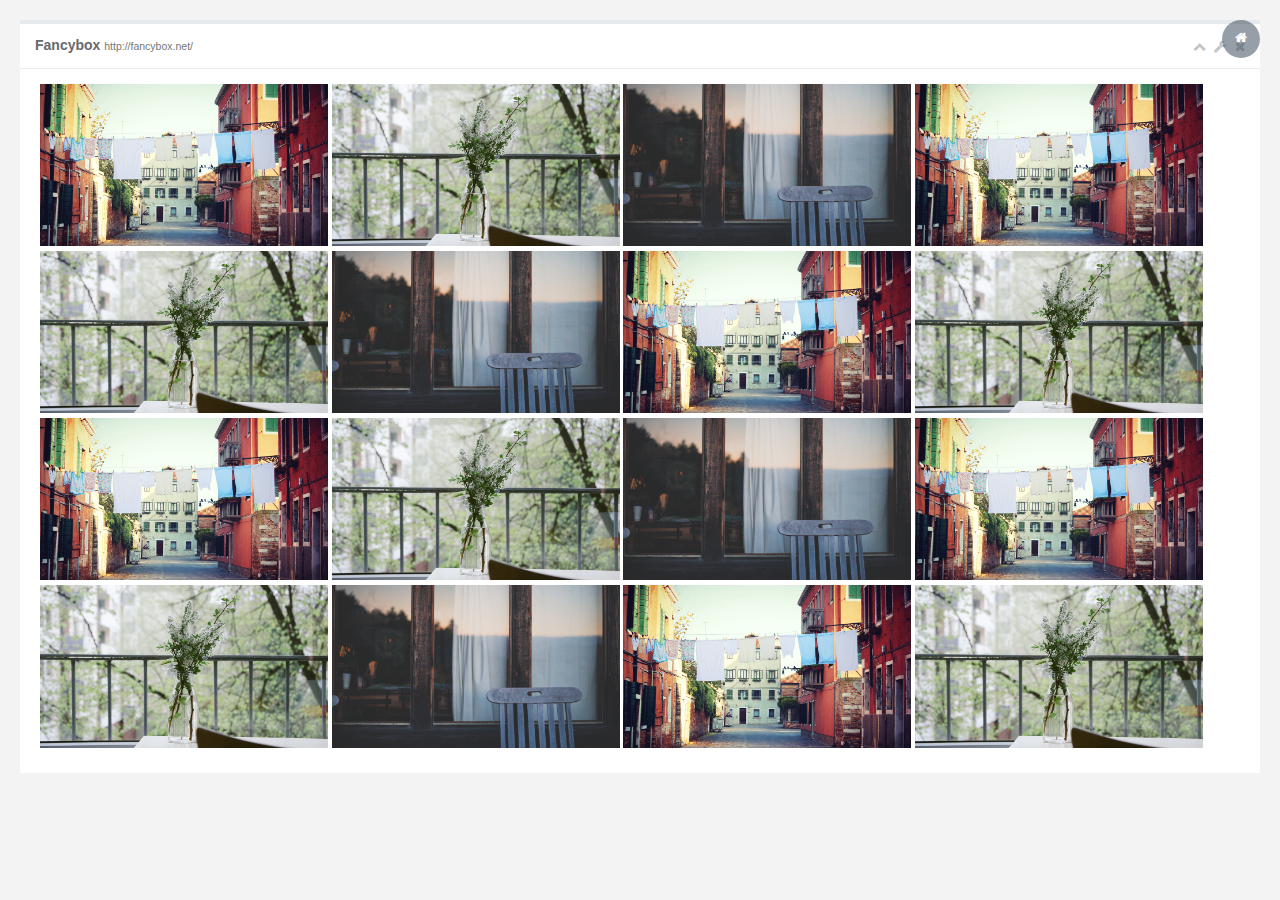
<file: RunOuWeb/Contents/hplus/basic_gallery.html>
<!DOCTYPE html>
<html>


<!-- Mirrored from www.zi-han.net/theme/hplus/basic_gallery.html by HTTrack Website Copier/3.x [XR&CO'2014], Wed, 20 Jan 2016 14:20:06 GMT -->
<head>

    <meta charset="utf-8">
    <meta name="viewport" content="width=device-width, initial-scale=1.0">


    <title>H+ 后台主题UI框架 - 基本图库</title>
    <meta name="keywords" content="H+后台主题,后台bootstrap框架,会员中心主题,后台HTML,响应式后台">
    <meta name="description" content="H+是一个完全响应式，基于Bootstrap3最新版本开发的扁平化主题，她采用了主流的左右两栏式布局，使用了Html5+CSS3等现代技术">

    <link rel="shortcut icon" href="favicon.ico"> <link href="css/bootstrap.min14ed.css?v=3.3.6" rel="stylesheet">
    <link href="css/font-awesome.min93e3.css?v=4.4.0" rel="stylesheet">
    <link href="js/plugins/fancybox/jquery.fancybox.css" rel="stylesheet">
    <link href="css/animate.min.css" rel="stylesheet">
    <link href="css/style.min862f.css?v=4.1.0" rel="stylesheet">

</head>

<body class="gray-bg">
    <div class="wrapper wrapper-content">
        <div class="row">
            <div class="col-sm-12">
                <div class="ibox float-e-margins">
                    <div class="ibox-title">
                        <h5>Fancybox <small>http://fancybox.net/</small></h5>
                        <div class="ibox-tools">
                            <a class="collapse-link">
                                <i class="fa fa-chevron-up"></i>
                            </a>
                            <a class="dropdown-toggle" data-toggle="dropdown" href="basic_gallery.html#">
                                <i class="fa fa-wrench"></i>
                            </a>
                            <ul class="dropdown-menu dropdown-user">
                                <li><a href="basic_gallery.html#">选项1</a>
                                </li>
                                <li><a href="basic_gallery.html#">选项2</a>
                                </li>
                            </ul>
                            <a class="close-link">
                                <i class="fa fa-times"></i>
                            </a>
                        </div>
                    </div>
                    <div class="ibox-content">

                        <a class="fancybox" href="img/p1.jpg" title="图片1">
                            <img alt="image" src="img/p_big1.jpg" />
                        </a>
                        <a class="fancybox" href="img/p2.jpg" title="图片2">
                            <img alt="image" src="img/p_big2.jpg" />
                        </a>
                        <a class="fancybox" href="img/p3.jpg" title="图片3">
                            <img alt="image" src="img/p_big3.jpg" />
                        </a>
                        <a class="fancybox" href="img/p1.jpg" title="图片4">
                            <img alt="image" src="img/p_big1.jpg" />
                        </a>
                        <a class="fancybox" href="img/p2.jpg" title="图片5">
                            <img alt="image" src="img/p_big2.jpg" />
                        </a>
                        <a class="fancybox" href="img/p3.jpg" title="图片6">
                            <img alt="image" src="img/p_big3.jpg" />
                        </a>
                        <a class="fancybox" href="img/p1.jpg" title="图片7">
                            <img alt="image" src="img/p_big1.jpg" />
                        </a>
                        <a class="fancybox" href="img/p2.jpg" title="图片8">
                            <img alt="image" src="img/p_big2.jpg" />
                        </a>
                        <a class="fancybox" href="img/p1.jpg" title="图片9">
                            <img alt="image" src="img/p_big1.jpg" />
                        </a>
                        <a class="fancybox" href="img/p2.jpg" title="图片10">
                            <img alt="image" src="img/p_big2.jpg" />
                        </a>
                        <a class="fancybox" href="img/p3.jpg" title="图片11">
                            <img alt="image" src="img/p_big3.jpg" />
                        </a>
                        <a class="fancybox" href="img/p1.jpg" title="图片12">
                            <img alt="image" src="img/p_big1.jpg" />
                        </a>
                        <a class="fancybox" href="img/p2.jpg" title="图片13">
                            <img alt="image" src="img/p_big2.jpg" />
                        </a>
                        <a class="fancybox" href="img/p3.jpg" title="图片14">
                            <img alt="image" src="img/p_big3.jpg" />
                        </a>
                        <a class="fancybox" href="img/p1.jpg" title="图片15">
                            <img alt="image" src="img/p_big1.jpg" />
                        </a>
                        <a class="fancybox" href="img/p2.jpg" title="图片16">
                            <img alt="image" src="img/p_big2.jpg" />
                        </a>


                    </div>
                </div>
            </div>

        </div>
    </div>
    <script src="js/jquery.min.js?v=2.1.4"></script>
    <script src="js/bootstrap.min.js?v=3.3.6"></script>
    <script src="js/plugins/peity/jquery.peity.min.js"></script>
    <script src="js/content.min.js?v=1.0.0"></script>
    <script src="js/plugins/fancybox/jquery.fancybox.js"></script>
    <script>
        $(document).ready(function(){$(".fancybox").fancybox({openEffect:"none",closeEffect:"none"})});
    </script>

    <script type="text/javascript" src="http://tajs.qq.com/stats?sId=9051096" charset="UTF-8"></script>
</body>


<!-- Mirrored from www.zi-han.net/theme/hplus/basic_gallery.html by HTTrack Website Copier/3.x [XR&CO'2014], Wed, 20 Jan 2016 14:20:18 GMT -->
</html>
</file>
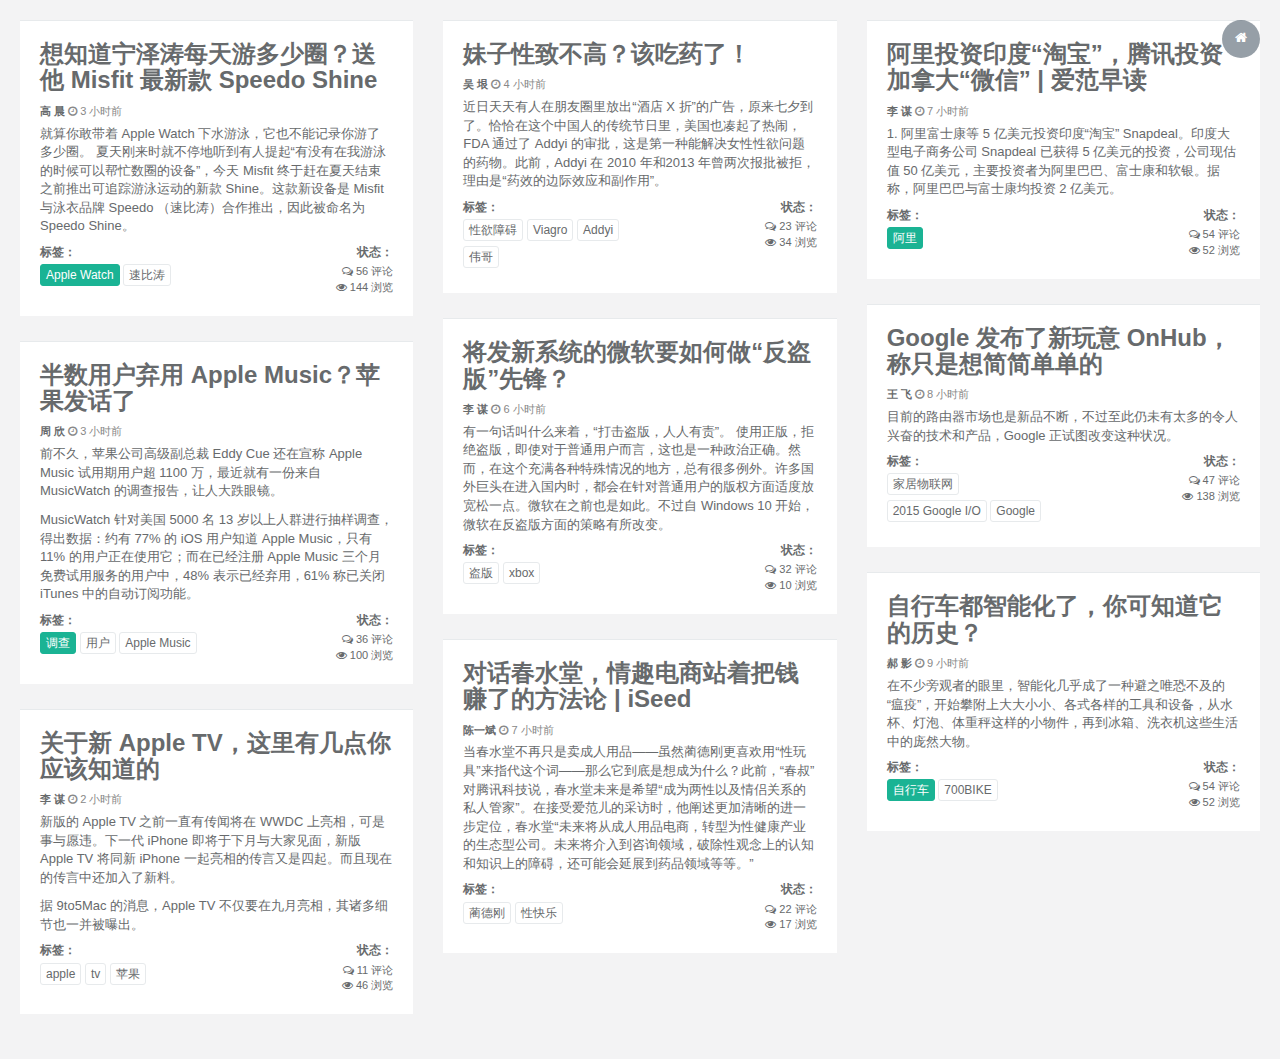
<file: RunOuWeb/Contents/hplus/blog.html>
<!DOCTYPE html>
<html>


<!-- Mirrored from www.zi-han.net/theme/hplus/blog.html by HTTrack Website Copier/3.x [XR&CO'2014], Wed, 20 Jan 2016 14:19:47 GMT -->
<head>

    <meta charset="utf-8">
    <meta name="viewport" content="width=device-width, initial-scale=1.0">


    <title>H+ 后台主题UI框架 - 文章列表</title>
    <meta name="keywords" content="H+后台主题,后台bootstrap框架,会员中心主题,后台HTML,响应式后台">
    <meta name="description" content="H+是一个完全响应式，基于Bootstrap3最新版本开发的扁平化主题，她采用了主流的左右两栏式布局，使用了Html5+CSS3等现代技术">

    <link rel="shortcut icon" href="favicon.ico"> <link href="css/bootstrap.min14ed.css?v=3.3.6" rel="stylesheet">
    <link href="css/font-awesome.min93e3.css?v=4.4.0" rel="stylesheet">

    <link href="css/animate.min.css" rel="stylesheet">
    <link href="css/style.min862f.css?v=4.1.0" rel="stylesheet">

</head>

<body class="gray-bg">
    <div class="wrapper wrapper-content  animated fadeInRight blog">
        <div class="row">
            <div class="col-lg-4">
                <div class="ibox">
                    <div class="ibox-content">
                        <a href="article.html" class="btn-link">
                            <h2>
                                    想知道宁泽涛每天游多少圈？送他 Misfit 最新款 Speedo Shine
                                </h2>
                        </a>
                        <div class="small m-b-xs">
                            <strong>高 晨</strong> <span class="text-muted"><i class="fa fa-clock-o"></i> 3 小时前</span>
                        </div>
                        <p>
                            就算你敢带着 Apple Watch 下水游泳，它也不能记录你游了多少圈。 夏天刚来时就不停地听到有人提起“有没有在我游泳的时候可以帮忙数圈的设备”，今天 Misfit 终于赶在夏天结束之前推出可追踪游泳运动的新款 Shine。这款新设备是 Misfit 与泳衣品牌 Speedo （速比涛）合作推出，因此被命名为 Speedo Shine。
                        </p>
                        <div class="row">
                            <div class="col-md-6">
                                <h5>标签：</h5>
                                <button class="btn btn-primary btn-xs" type="button">Apple Watch</button>
                                <button class="btn btn-white btn-xs" type="button">速比涛</button>
                            </div>
                            <div class="col-md-6">
                                <div class="small text-right">
                                    <h5>状态：</h5>
                                    <div> <i class="fa fa-comments-o"> </i> 56 评论 </div>
                                    <i class="fa fa-eye"> </i> 144 浏览
                                </div>
                            </div>
                        </div>
                    </div>
                </div>
                <div class="ibox">
                    <div class="ibox-content">
                        <a href="article.html" class="btn-link">
                            <h2>
                                    半数用户弃用 Apple Music？苹果发话了
                                </h2>
                        </a>
                        <div class="small m-b-xs">
                            <strong>周 欣</strong> <span class="text-muted"><i class="fa fa-clock-o"></i> 3 小时前</span>
                        </div>
                        <p>
                            前不久，苹果公司高级副总裁 Eddy Cue 还在宣称 Apple Music 试用期用户超 1100 万，最近就有一份来自 MusicWatch 的调查报告，让人大跌眼镜。


                        </p>
                        <p>
                            MusicWatch 针对美国 5000 名 13 岁以上人群进行抽样调查，得出数据：约有 77% 的 iOS 用户知道 Apple Music，只有 11% 的用户正在使用它；而在已经注册 Apple Music 三个月免费试用服务的用户中，48% 表示已经弃用，61% 称已关闭 iTunes 中的自动订阅功能。
                        </p>
                        <div class="row">
                            <div class="col-md-6">
                                <h5>标签：</h5>
                                <button class="btn btn-primary btn-xs" type="button">调查</button>
                                <button class="btn btn-white btn-xs" type="button">用户</button>
                                <button class="btn btn-white btn-xs" type="button">Apple Music</button>
                            </div>
                            <div class="col-md-6">
                                <div class="small text-right">
                                    <h5>状态：</h5>
                                    <div> <i class="fa fa-comments-o"> </i> 36 评论 </div>
                                    <i class="fa fa-eye"> </i> 100 浏览
                                </div>
                            </div>
                        </div>
                    </div>
                </div>
                <div class="ibox">
                    <div class="ibox-content">
                        <a href="article.html" class="btn-link">
                            <h2>
                                    关于新 Apple TV，这里有几点你应该知道的
                                </h2>
                        </a>
                        <div class="small m-b-xs">
                            <strong>李 谋</strong> <span class="text-muted"><i class="fa fa-clock-o"></i> 2 小时前</span>
                        </div>
                        <p>
                            新版的 Apple TV 之前一直有传闻将在 WWDC 上亮相，可是事与愿违。下一代 iPhone 即将于下月与大家见面，新版 Apple TV 将同新 iPhone 一起亮相的传言又是四起。而且现在的传言中还加入了新料。</p>
                        <p>

                            据 9to5Mac 的消息，Apple TV 不仅要在九月亮相，其诸多细节也一并被曝出。
                        </p>
                        <div class="row">
                            <div class="col-md-6">
                                <h5>标签：</h5>
                                <button class="btn btn-white btn-xs" type="button">apple</button>
                                <button class="btn btn-white btn-xs" type="button">tv</button>
                                <button class="btn btn-white btn-xs" type="button">苹果</button>
                            </div>
                            <div class="col-md-6">
                                <div class="small text-right">
                                    <h5>状态：</h5>
                                    <div> <i class="fa fa-comments-o"> </i> 11 评论 </div>
                                    <i class="fa fa-eye"> </i> 46 浏览
                                </div>
                            </div>
                        </div>
                    </div>
                </div>
            </div>
            <div class="col-lg-4">
                <div class="ibox">
                    <div class="ibox-content">
                        <a href="article.html" class="btn-link">
                            <h2>
                                    妹子性致不高？该吃药了！
                                </h2>
                        </a>
                        <div class="small m-b-xs">
                            <strong>吴 垠</strong> <span class="text-muted"><i class="fa fa-clock-o"></i> 4 小时前</span>
                        </div>
                        <p>
                            近日天天有人在朋友圈里放出“酒店 X 折”的广告，原来七夕到了。恰恰在这个中国人的传统节日里，美国也凑起了热闹，FDA 通过了 Addyi 的审批，这是第一种能解决女性性欲问题的药物。此前，Addyi 在 2010 年和2013 年曾两次报批被拒，理由是“药效的边际效应和副作用”。</p>
                        <div class="row">
                            <div class="col-md-6">
                                <h5>标签：</h5>
                                <button class="btn btn-white btn-xs" type="button">性欲障碍</button>
                                <button class="btn btn-white btn-xs" type="button">Viagro</button>
                                <button class="btn btn-white btn-xs" type="button">Addyi</button>
                                <button class="btn btn-white btn-xs" type="button">伟哥</button>
                            </div>
                            <div class="col-md-6">
                                <div class="small text-right">
                                    <h5>状态：</h5>
                                    <div> <i class="fa fa-comments-o"> </i> 23 评论 </div>
                                    <i class="fa fa-eye"> </i> 34 浏览
                                </div>
                            </div>
                        </div>
                    </div>
                </div>
                <div class="ibox">
                    <div class="ibox-content">
                        <a href="article.html" class="btn-link">
                            <h2>

将发新系统的微软要如何做“反盗版”先锋？
                                </h2>
                        </a>
                        <div class="small m-b-xs">
                            <strong>李 谋</strong> <span class="text-muted"><i class="fa fa-clock-o"></i> 6 小时前</span>
                        </div>
                        <p>
                            有一句话叫什么来着，“打击盗版，人人有责”。 使用正版，拒绝盗版，即使对于普通用户而言，这也是一种政治正确。然而，在这个充满各种特殊情况的地方，总有很多例外。许多国外巨头在进入国内时，都会在针对普通用户的版权方面适度放宽松一点。微软在之前也是如此。不过自 Windows 10 开始，微软在反盗版方面的策略有所改变。
                        </p>
                        <div class="row">
                            <div class="col-md-6">
                                <h5>标签：</h5>
                                <button class="btn btn-white btn-xs" type="button">盗版</button>
                                <button class="btn btn-white btn-xs" type="button">xbox</button>
                            </div>
                            <div class="col-md-6">
                                <div class="small text-right">
                                    <h5>状态：</h5>
                                    <div> <i class="fa fa-comments-o"> </i> 32 评论 </div>
                                    <i class="fa fa-eye"> </i> 10 浏览
                                </div>
                            </div>
                        </div>
                    </div>
                </div>
                <div class="ibox">
                    <div class="ibox-content">
                        <a href="article.html" class="btn-link">
                            <h2>
                                    对话春水堂，情趣电商站着把钱赚了的方法论 | iSeed
                                </h2>
                        </a>
                        <div class="small m-b-xs">
                            <strong>陈一斌</strong> <span class="text-muted"><i class="fa fa-clock-o"></i> 7 小时前</span>
                        </div>
                        <p>
                            当春水堂不再只是卖成人用品——虽然蔺德刚更喜欢用“性玩具”来指代这个词——那么它到底是想成为什么？此前，“春叔”对腾讯科技说，春水堂未来是希望“成为两性以及情侣关系的私人管家”。在接受爱范儿的采访时，他阐述更加清晰的进一步定位，春水堂“未来将从成人用品电商，转型为性健康产业的生态型公司。未来将介入到咨询领域，破除性观念上的认知和知识上的障碍，还可能会延展到药品领域等等。”
                        </p>
                        <div class="row">
                            <div class="col-md-6">
                                <h5>标签：</h5>
                                <button class="btn btn-white btn-xs" type="button">蔺德刚</button>
                                <button class="btn btn-white btn-xs" type="button">性快乐</button>

                            </div>
                            <div class="col-md-6">
                                <div class="small text-right">
                                    <h5>状态：</h5>
                                    <div> <i class="fa fa-comments-o"> </i> 22 评论 </div>
                                    <i class="fa fa-eye"> </i> 17 浏览
                                </div>
                            </div>
                        </div>
                    </div>
                </div>
            </div>
            <div class="col-lg-4">
                <div class="ibox">
                    <div class="ibox-content">
                        <a href="article.html" class="btn-link">
                            <h2>
                                    阿里投资印度“淘宝”，腾讯投资加拿大“微信” | 爱范早读
                                </h2>
                        </a>
                        <div class="small m-b-xs">
                            <strong>李 谋</strong> <span class="text-muted"><i class="fa fa-clock-o"></i>  7 小时前</span>
                        </div>
                        <p>
                            1. 阿里富士康等 5 亿美元投资印度“淘宝” Snapdeal。印度大型电子商务公司 Snapdeal 已获得 5 亿美元的投资，公司现估值 50 亿美元，主要投资者为阿里巴巴、富士康和软银。据称，阿里巴巴与富士康均投资 2 亿美元。
                        </p>
                        <div class="row">
                            <div class="col-md-6">
                                <h5>标签：</h5>
                                <button class="btn btn-primary btn-xs" type="button">阿里</button>
                            </div>
                            <div class="col-md-6">
                                <div class="small text-right">
                                    <h5>状态：</h5>
                                    <div> <i class="fa fa-comments-o"> </i> 54 评论 </div>
                                    <i class="fa fa-eye"> </i> 52 浏览
                                </div>
                            </div>
                        </div>
                    </div>
                </div>
                <div class="ibox">
                    <div class="ibox-content">
                        <a href="article.html" class="btn-link">
                            <h2>
                                    Google 发布了新玩意 OnHub，称只是想简简单单的
                                </h2>
                        </a>
                        <div class="small m-b-xs">
                            <strong>王 飞</strong> <span class="text-muted"><i class="fa fa-clock-o"></i> 8 小时前</span>
                        </div>
                        <p>
                            目前的路由器市场也是新品不断，不过至此仍未有太多的令人兴奋的技术和产品，Google 正试图改变这种状况。
                        </p>
                        <div class="row">
                            <div class="col-md-6">
                                <h5>标签：</h5>
                                <button class="btn btn-white btn-xs" type="button">家居物联网</button>
                                <button class="btn btn-white btn-xs" type="button">2015 Google I/O</button>
                                <button class="btn btn-white btn-xs" type="button">Google</button>
                            </div>
                            <div class="col-md-6">
                                <div class="small text-right">
                                    <h5>状态：</h5>
                                    <div> <i class="fa fa-comments-o"> </i> 47 评论 </div>
                                    <i class="fa fa-eye"> </i> 138 浏览
                                </div>
                            </div>
                        </div>
                    </div>
                </div>
                <div class="ibox">
                    <div class="ibox-content">
                        <a href="article.html" class="btn-link">
                            <h2>
                                    自行车都智能化了，你可知道它的历史？
                                </h2>
                        </a>
                        <div class="small m-b-xs">
                            <strong>郝 影</strong> <span class="text-muted"><i class="fa fa-clock-o"></i> 9 小时前</span>
                        </div>
                        <p>
                            在不少旁观者的眼里，智能化几乎成了一种避之唯恐不及的“瘟疫”，开始攀附上大大小小、各式各样的工具和设备，从水杯、灯泡、体重秤这样的小物件，再到冰箱、洗衣机这些生活中的庞然大物。
                        </p>
                        <div class="row">
                            <div class="col-md-6">
                                <h5>标签：</h5>
                                <button class="btn btn-primary btn-xs" type="button">自行车</button>
                                <button class="btn btn-white btn-xs" type="button">700BIKE</button>
                            </div>
                            <div class="col-md-6">
                                <div class="small text-right">
                                    <h5>状态：</h5>
                                    <div> <i class="fa fa-comments-o"> </i> 54 评论 </div>
                                    <i class="fa fa-eye"> </i> 52 浏览
                                </div>
                            </div>
                        </div>
                    </div>
                </div>
            </div>
        </div>
    </div>
    <script src="js/jquery.min.js?v=2.1.4"></script>
    <script src="js/bootstrap.min.js?v=3.3.6"></script>
    <script src="js/content.min.js?v=1.0.0"></script>
    <script type="text/javascript" src="http://tajs.qq.com/stats?sId=9051096" charset="UTF-8"></script>
</body>


<!-- Mirrored from www.zi-han.net/theme/hplus/blog.html by HTTrack Website Copier/3.x [XR&CO'2014], Wed, 20 Jan 2016 14:19:47 GMT -->
</html>
</file>
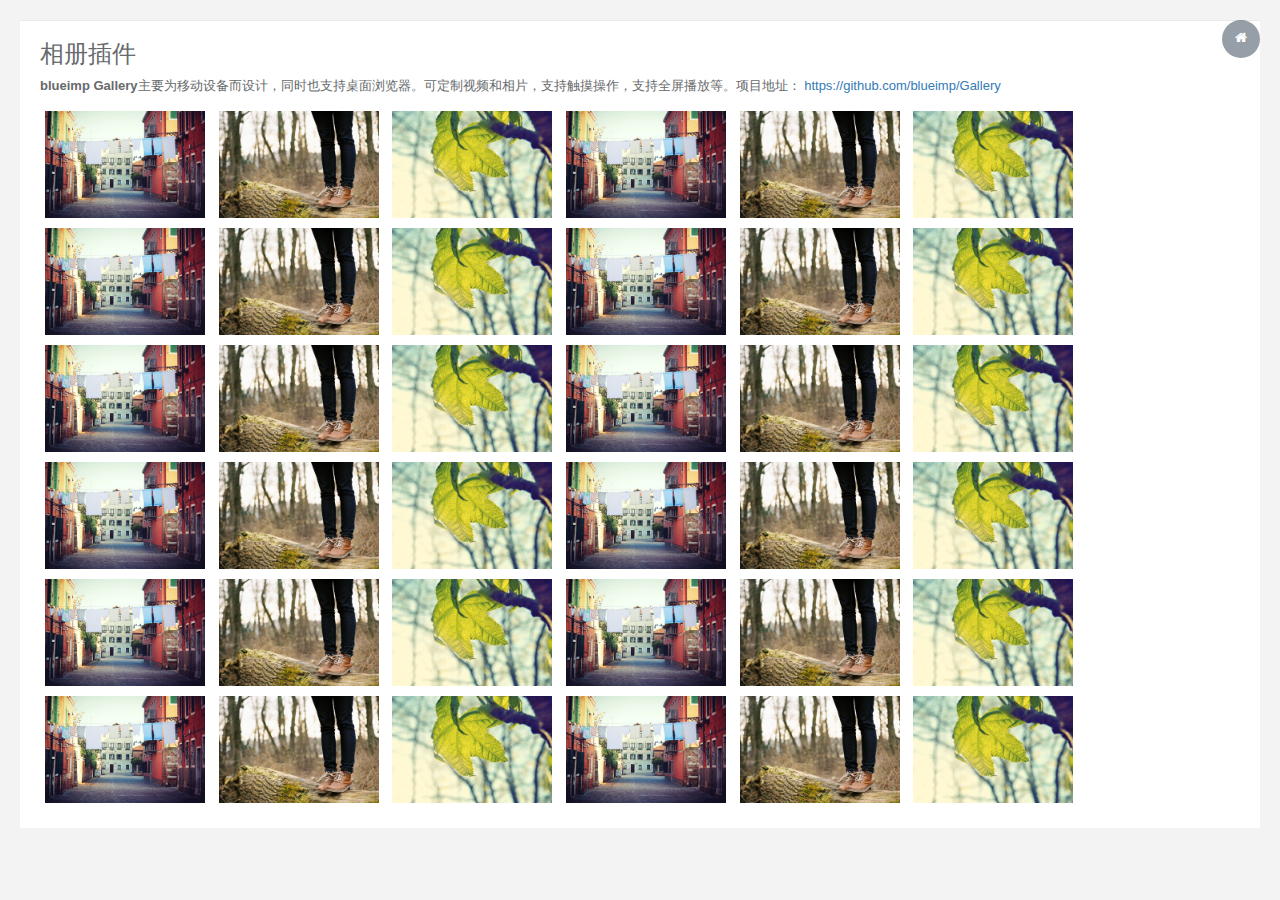
<file: RunOuWeb/Contents/hplus/blueimp.html>
<!DOCTYPE html>
<html>


<!-- Mirrored from www.zi-han.net/theme/hplus/blueimp.html by HTTrack Website Copier/3.x [XR&CO'2014], Wed, 20 Jan 2016 14:20:18 GMT -->
<head>

    <meta charset="utf-8">
    <meta name="viewport" content="width=device-width, initial-scale=1.0">


    <title>H+ 后台主题UI框架 - Blueimp相册</title>
    <meta name="keywords" content="H+后台主题,后台bootstrap框架,会员中心主题,后台HTML,响应式后台">
    <meta name="description" content="H+是一个完全响应式，基于Bootstrap3最新版本开发的扁平化主题，她采用了主流的左右两栏式布局，使用了Html5+CSS3等现代技术">

    <link rel="shortcut icon" href="favicon.ico"> <link href="css/bootstrap.min14ed.css?v=3.3.6" rel="stylesheet">
    <link href="css/font-awesome.min93e3.css?v=4.4.0" rel="stylesheet">
    <link href="css/plugins/blueimp/css/blueimp-gallery.min.css" rel="stylesheet">

    <link href="css/animate.min.css" rel="stylesheet">
    <link href="css/style.min862f.css?v=4.1.0" rel="stylesheet">

    <style>
        .lightBoxGallery img {
            margin: 5px;
            width: 160px;
        }
    </style>

</head>

<body class="gray-bg">
    <div class="wrapper wrapper-content">
        <div class="row">
            <div class="col-lg-12">
                <div class="ibox float-e-margins">

                    <div class="ibox-content">

                        <h2>相册插件</h2>
                        <p>
                            <strong>blueimp Gallery</strong>主要为移动设备而设计，同时也支持桌面浏览器。可定制视频和相片，支持触摸操作，支持全屏播放等。项目地址： <a href="https://github.com/blueimp/Gallery" target="_blank">https://github.com/blueimp/Gallery</a>
                        </p>

                        <div class="lightBoxGallery">
                            <a href="img/p_big1.jpg" title="图片" data-gallery=""><img src="img/p1.jpg"></a>
                            <a href="img/p_big2.jpg" title="图片" data-gallery=""><img src="img/p2.jpg"></a>
                            <a href="img/p_big3.jpg" title="图片" data-gallery=""><img src="img/p3.jpg"></a>
                            <a href="img/p_big1.jpg" title="图片" data-gallery=""><img src="img/p1.jpg"></a>
                            <a href="img/p_big2.jpg" title="图片" data-gallery=""><img src="img/p2.jpg"></a>
                            <a href="img/p_big3.jpg" title="图片" data-gallery=""><img src="img/p3.jpg"></a>
                            <a href="img/p_big1.jpg" title="图片" data-gallery=""><img src="img/p1.jpg"></a>
                            <a href="img/p_big2.jpg" title="图片" data-gallery=""><img src="img/p2.jpg"></a>
                            <a href="img/p_big3.jpg" title="图片" data-gallery=""><img src="img/p3.jpg"></a>
                            <a href="img/p_big1.jpg" title="图片" data-gallery=""><img src="img/p1.jpg"></a>
                            <a href="img/p_big2.jpg" title="图片" data-gallery=""><img src="img/p2.jpg"></a>
                            <a href="img/p_big3.jpg" title="图片" data-gallery=""><img src="img/p3.jpg"></a>
                            <a href="img/p_big1.jpg" title="图片" data-gallery=""><img src="img/p1.jpg"></a>
                            <a href="img/p_big2.jpg" title="图片" data-gallery=""><img src="img/p2.jpg"></a>
                            <a href="img/p_big3.jpg" title="图片" data-gallery=""><img src="img/p3.jpg"></a>
                            <a href="img/p_big1.jpg" title="图片" data-gallery=""><img src="img/p1.jpg"></a>
                            <a href="img/p_big2.jpg" title="图片" data-gallery=""><img src="img/p2.jpg"></a>
                            <a href="img/p_big3.jpg" title="图片" data-gallery=""><img src="img/p3.jpg"></a>
                            <a href="img/p_big1.jpg" title="图片" data-gallery=""><img src="img/p1.jpg"></a>
                            <a href="img/p_big2.jpg" title="图片" data-gallery=""><img src="img/p2.jpg"></a>
                            <a href="img/p_big3.jpg" title="图片" data-gallery=""><img src="img/p3.jpg"></a>
                            <a href="img/p_big1.jpg" title="图片" data-gallery=""><img src="img/p1.jpg"></a>
                            <a href="img/p_big2.jpg" title="图片" data-gallery=""><img src="img/p2.jpg"></a>
                            <a href="img/p_big3.jpg" title="图片" data-gallery=""><img src="img/p3.jpg"></a>
                            <a href="img/p_big1.jpg" title="图片" data-gallery=""><img src="img/p1.jpg"></a>
                            <a href="img/p_big2.jpg" title="图片" data-gallery=""><img src="img/p2.jpg"></a>
                            <a href="img/p_big3.jpg" title="图片" data-gallery=""><img src="img/p3.jpg"></a>
                            <a href="img/p_big1.jpg" title="图片" data-gallery=""><img src="img/p1.jpg"></a>
                            <a href="img/p_big2.jpg" title="图片" data-gallery=""><img src="img/p2.jpg"></a>
                            <a href="img/p_big3.jpg" title="图片" data-gallery=""><img src="img/p3.jpg"></a>
                            <a href="img/p_big1.jpg" title="图片" data-gallery=""><img src="img/p1.jpg"></a>
                            <a href="img/p_big2.jpg" title="图片" data-gallery=""><img src="img/p2.jpg"></a>
                            <a href="img/p_big3.jpg" title="图片" data-gallery=""><img src="img/p3.jpg"></a>
                            <a href="img/p_big1.jpg" title="图片" data-gallery=""><img src="img/p1.jpg"></a>
                            <a href="img/p_big2.jpg" title="图片" data-gallery=""><img src="img/p2.jpg"></a>
                            <a href="img/p_big3.jpg" title="图片" data-gallery=""><img src="img/p3.jpg"></a>

                            <div id="blueimp-gallery" class="blueimp-gallery">
                                <div class="slides"></div>
                                <h3 class="title"></h3>
                                <a class="prev"><</a>
                                <a class="next">></a>
                                <a class="close">×</a>
                                <a class="play-pause"></a>
                                <ol class="indicator"></ol>
                            </div>
                        </div>
                    </div>
                </div>
            </div>
        </div>
    </div>
    <script src="js/jquery.min.js?v=2.1.4"></script>
    <script src="js/bootstrap.min.js?v=3.3.6"></script>
    <script src="js/content.min.js?v=1.0.0"></script>
    <script src="js/plugins/blueimp/jquery.blueimp-gallery.min.js"></script>
    <script type="text/javascript" src="http://tajs.qq.com/stats?sId=9051096" charset="UTF-8"></script>
</body>


<!-- Mirrored from www.zi-han.net/theme/hplus/blueimp.html by HTTrack Website Copier/3.x [XR&CO'2014], Wed, 20 Jan 2016 14:20:19 GMT -->
</html>
</file>
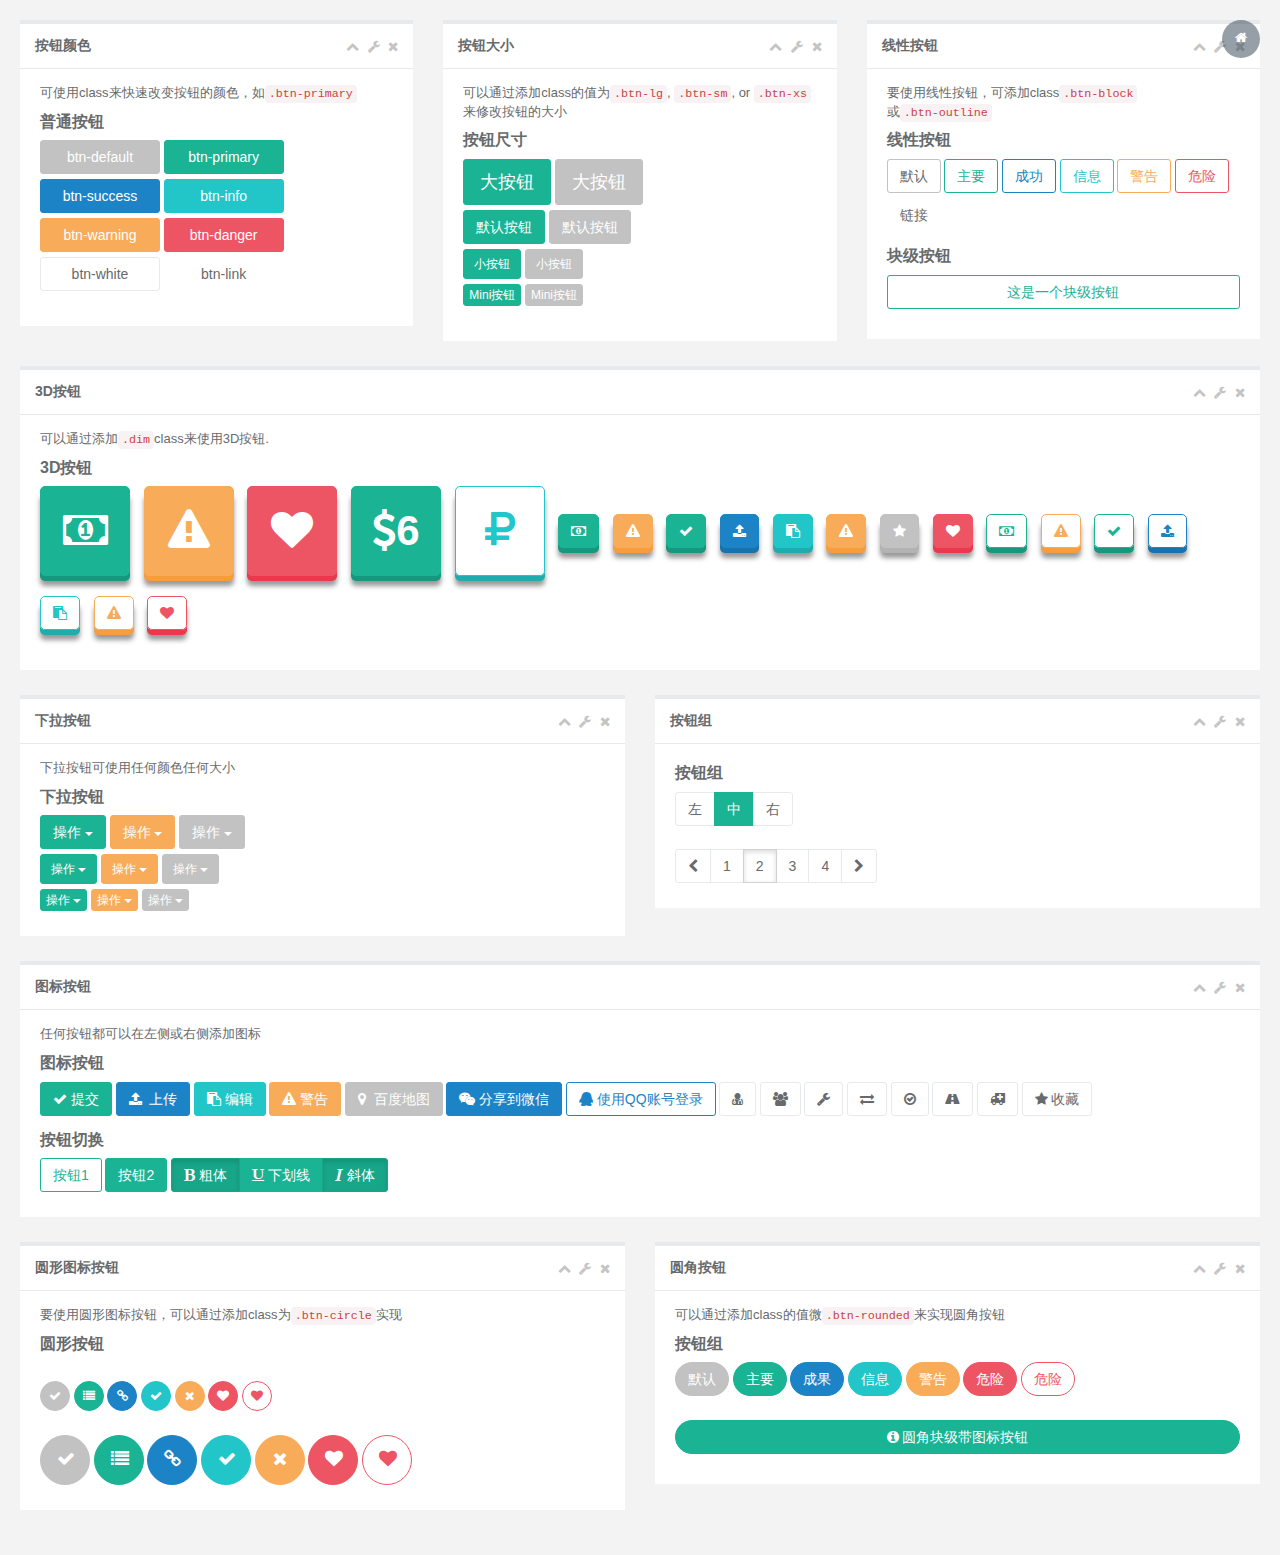
<file: RunOuWeb/Contents/hplus/buttons.html>
<!DOCTYPE html>
<html>


<!-- Mirrored from www.zi-han.net/theme/hplus/buttons.html by HTTrack Website Copier/3.x [XR&CO'2014], Wed, 20 Jan 2016 14:19:53 GMT -->
<head>

    <meta charset="utf-8">
    <meta name="viewport" content="width=device-width, initial-scale=1.0">


    <title>H+ 后台主题UI框架 - 按钮</title>
    <meta name="keywords" content="H+后台主题,后台bootstrap框架,会员中心主题,后台HTML,响应式后台">
    <meta name="description" content="H+是一个完全响应式，基于Bootstrap3最新版本开发的扁平化主题，她采用了主流的左右两栏式布局，使用了Html5+CSS3等现代技术">

    <link rel="shortcut icon" href="favicon.ico"> <link href="css/bootstrap.min14ed.css?v=3.3.6" rel="stylesheet">
    <link href="css/font-awesome.min93e3.css?v=4.4.0" rel="stylesheet">

    <link href="css/animate.min.css" rel="stylesheet">
    <link href="css/style.min862f.css?v=4.1.0" rel="stylesheet">

</head>

<body class="gray-bg">
    <div class="row wrapper wrapper-content animated fadeInRight">
        <div class="col-sm-4">
            <div class="ibox float-e-margins">
                <div class="ibox-title">
                    <h5>按钮颜色</h5>
                    <div class="ibox-tools">
                        <a class="collapse-link">
                            <i class="fa fa-chevron-up"></i>
                        </a>
                        <a class="dropdown-toggle" data-toggle="dropdown" href="buttons.html#">
                            <i class="fa fa-wrench"></i>
                        </a>
                        <ul class="dropdown-menu dropdown-user">
                            <li><a href="buttons.html#">选项1</a>
                            </li>
                            <li><a href="buttons.html#">选项2</a>
                            </li>
                        </ul>
                        <a class="close-link">
                            <i class="fa fa-times"></i>
                        </a>
                    </div>
                </div>
                <div class="ibox-content">
                    <p>
                        可使用class来快速改变按钮的颜色，如<code>.btn-primary</code>
                    </p>

                    <h3 class="font-bold">
                            普通按钮
                        </h3>
                    <p>
                        <button type="button" class="btn btn-w-m btn-default">btn-default</button>
                        <button type="button" class="btn btn-w-m btn-primary">btn-primary</button>
                        <button type="button" class="btn btn-w-m btn-success">btn-success</button>
                        <button type="button" class="btn btn-w-m btn-info">btn-info</button>
                        <button type="button" class="btn btn-w-m btn-warning">btn-warning</button>
                        <button type="button" class="btn btn-w-m btn-danger">btn-danger</button>
                        <button type="button" class="btn btn-w-m btn-white">btn-white</button>
                        <button type="button" class="btn btn-w-m btn-link">btn-link</button>
                    </p>
                </div>
            </div>
        </div>
        <div class="col-sm-4">
            <div class="ibox float-e-margins">
                <div class="ibox-title">
                    <h5>按钮大小</h5>
                    <div class="ibox-tools">
                        <a class="collapse-link">
                            <i class="fa fa-chevron-up"></i>
                        </a>
                        <a class="dropdown-toggle" data-toggle="dropdown" href="buttons.html#">
                            <i class="fa fa-wrench"></i>
                        </a>
                        <ul class="dropdown-menu dropdown-user">
                            <li><a href="buttons.html#">选项1</a>
                            </li>
                            <li><a href="buttons.html#">选项2</a>
                            </li>
                        </ul>
                        <a class="close-link">
                            <i class="fa fa-times"></i>
                        </a>
                    </div>
                </div>
                <div class="ibox-content">
                    <p>
                        可以通过添加class的值为<code>.btn-lg</code>, <code>.btn-sm</code>, or <code>.btn-xs</code>来修改按钮的大小
                    </p>
                    <h3 class="font-bold">按钮尺寸</h3>
                    <p>
                        <button type="button" class="btn btn-primary btn-lg">大按钮</button>
                        <button type="button" class="btn btn-default btn-lg">大按钮</button>
                        <br/>
                        <button type="button" class="btn btn-primary">默认按钮</button>
                        <button type="button" class="btn btn-default">默认按钮</button>
                        <br/>
                        <button type="button" class="btn btn-primary btn-sm">小按钮</button>
                        <button type="button" class="btn btn-default btn-sm">小按钮</button>
                        <br/>
                        <button type="button" class="btn btn-primary btn-xs">Mini按钮</button>
                        <button type="button" class="btn btn-default btn-xs">Mini按钮</button>
                    </p>
                </div>
            </div>
        </div>
        <div class="col-sm-4">
            <div class="ibox float-e-margins">
                <div class="ibox-title">
                    <h5>线性按钮</h5>
                    <div class="ibox-tools">
                        <a class="collapse-link">
                            <i class="fa fa-chevron-up"></i>
                        </a>
                        <a class="dropdown-toggle" data-toggle="dropdown" href="buttons.html#">
                            <i class="fa fa-wrench"></i>
                        </a>
                        <ul class="dropdown-menu dropdown-user">
                            <li><a href="buttons.html#">选项1</a>
                            </li>
                            <li><a href="buttons.html#">选项2</a>
                            </li>
                        </ul>
                        <a class="close-link">
                            <i class="fa fa-times"></i>
                        </a>
                    </div>
                </div>
                <div class="ibox-content">
                    <p>
                        要使用线性按钮，可添加class<code>.btn-block</code>或<code>.btn-outline</code>
                    </p>

                    <h3 class="font-bold">线性按钮</h3>
                    <p>
                        <button type="button" class="btn btn-outline btn-default">默认</button>
                        <button type="button" class="btn btn-outline btn-primary">主要</button>
                        <button type="button" class="btn btn-outline btn-success">成功</button>
                        <button type="button" class="btn btn-outline btn-info">信息</button>
                        <button type="button" class="btn btn-outline btn-warning">警告</button>
                        <button type="button" class="btn btn-outline btn-danger">危险</button>
                        <button type="button" class="btn btn-outline btn-link">链接</button>
                    </p>
                    <h3 class="font-bold">块级按钮</h3>
                    <p>
                        <button type="button" class="btn btn-block btn-outline btn-primary">这是一个块级按钮</button>
                    </p>
                </div>
            </div>
        </div>
        <div class="col-sm-12">
            <div class="ibox float-e-margins">
                <div class="ibox-title">
                    <h5>3D按钮</h5>
                    <div class="ibox-tools">
                        <a class="collapse-link">
                            <i class="fa fa-chevron-up"></i>
                        </a>
                        <a class="dropdown-toggle" data-toggle="dropdown" href="buttons.html#">
                            <i class="fa fa-wrench"></i>
                        </a>
                        <ul class="dropdown-menu dropdown-user">
                            <li><a href="buttons.html#">选项1</a>
                            </li>
                            <li><a href="buttons.html#">选项2</a>
                            </li>
                        </ul>
                        <a class="close-link">
                            <i class="fa fa-times"></i>
                        </a>
                    </div>
                </div>
                <div class="ibox-content">
                    <p>
                        可以通过添加<code>.dim</code>class来使用3D按钮.
                    </p>
                    <h3 class="font-bold">3D按钮</h3>

                    <button class="btn btn-primary dim btn-large-dim" type="button"><i class="fa fa-money"></i>
                    </button>
                    <button class="btn btn-warning dim btn-large-dim" type="button"><i class="fa fa-warning"></i>
                    </button>
                    <button class="btn btn-danger  dim btn-large-dim" type="button"><i class="fa fa-heart"></i>
                    </button>
                    <button class="btn btn-primary  dim btn-large-dim" type="button"><i class="fa fa-dollar"></i>6</button>
                    <button class="btn btn-info  dim btn-large-dim btn-outline" type="button"><i class="fa fa-ruble"></i>
                    </button>
                    <button class="btn btn-primary dim" type="button"><i class="fa fa-money"></i>
                    </button>
                    <button class="btn btn-warning dim" type="button"><i class="fa fa-warning"></i>
                    </button>
                    <button class="btn btn-primary dim" type="button"><i class="fa fa-check"></i>
                    </button>
                    <button class="btn btn-success  dim" type="button"><i class="fa fa-upload"></i>
                    </button>
                    <button class="btn btn-info  dim" type="button"><i class="fa fa-paste"></i>
                    </button>
                    <button class="btn btn-warning  dim" type="button"><i class="fa fa-warning"></i>
                    </button>
                    <button class="btn btn-default  dim " type="button"><i class="fa fa-star"></i>
                    </button>
                    <button class="btn btn-danger  dim " type="button"><i class="fa fa-heart"></i>
                    </button>

                    <button class="btn btn-outline btn-primary dim" type="button"><i class="fa fa-money"></i>
                    </button>
                    <button class="btn btn-outline btn-warning dim" type="button"><i class="fa fa-warning"></i>
                    </button>
                    <button class="btn btn-outline btn-primary dim" type="button"><i class="fa fa-check"></i>
                    </button>
                    <button class="btn btn-outline btn-success  dim" type="button"><i class="fa fa-upload"></i>
                    </button>
                    <button class="btn btn-outline btn-info  dim" type="button"><i class="fa fa-paste"></i>
                    </button>
                    <button class="btn btn-outline btn-warning  dim" type="button"><i class="fa fa-warning"></i>
                    </button>
                    <button class="btn btn-outline btn-danger  dim " type="button"><i class="fa fa-heart"></i>
                    </button>

                </div>
            </div>
        </div>
        <div class="col-sm-12">
            <div class="row">
                <div class="col-sm-6">
                    <div class="ibox float-e-margins">
                        <div class="ibox-title">
                            <h5>下拉按钮</h5>
                            <div class="ibox-tools">
                                <a class="collapse-link">
                                    <i class="fa fa-chevron-up"></i>
                                </a>
                                <a class="dropdown-toggle" data-toggle="dropdown" href="buttons.html#">
                                    <i class="fa fa-wrench"></i>
                                </a>
                                <ul class="dropdown-menu dropdown-user">
                                    <li><a href="buttons.html#">选项1</a>
                                    </li>
                                    <li><a href="buttons.html#">选项2</a>
                                    </li>
                                </ul>
                                <a class="close-link">
                                    <i class="fa fa-times"></i>
                                </a>
                            </div>
                        </div>
                        <div class="ibox-content">
                            <p>
                                下拉按钮可使用任何颜色任何大小
                            </p>

                            <h3 class="font-bold">下拉按钮</h3>
                            <div class="btn-group">
                                <button data-toggle="dropdown" class="btn btn-primary dropdown-toggle">操作 <span class="caret"></span>
                                </button>
                                <ul class="dropdown-menu">
                                    <li><a href="buttons.html#">置顶</a>
                                    </li>
                                    <li><a href="buttons.html#" class="font-bold">修改</a>
                                    </li>
                                    <li><a href="buttons.html#">禁用</a>
                                    </li>
                                    <li class="divider"></li>
                                    <li><a href="buttons.html#">删除</a>
                                    </li>
                                </ul>
                            </div>
                            <div class="btn-group">
                                <button data-toggle="dropdown" class="btn btn-warning dropdown-toggle">操作 <span class="caret"></span>
                                </button>
                                <ul class="dropdown-menu">
                                    <li><a href="buttons.html#">置顶</a>
                                    </li>
                                    <li><a href="buttons.html#">修改</a>
                                    </li>
                                    <li><a href="buttons.html#">禁用</a>
                                    </li>
                                    <li class="divider"></li>
                                    <li><a href="buttons.html#">删除</a>
                                    </li>
                                </ul>
                            </div>
                            <div class="btn-group">
                                <button data-toggle="dropdown" class="btn btn-default dropdown-toggle">操作 <span class="caret"></span>
                                </button>
                                <ul class="dropdown-menu">
                                    <li><a href="buttons.html#">置顶</a>
                                    </li>
                                    <li><a href="buttons.html#" class="font-bold">修改</a>
                                    </li>
                                    <li><a href="buttons.html#">禁用</a>
                                    </li>
                                    <li class="divider"></li>
                                    <li><a href="buttons.html#">删除</a>
                                    </li>
                                </ul>
                            </div>

                            <br/>
                            <div class="btn-group">
                                <button data-toggle="dropdown" class="btn btn-primary btn-sm dropdown-toggle">操作 <span class="caret"></span>
                                </button>
                                <ul class="dropdown-menu">
                                    <li><a href="buttons.html#">置顶</a>
                                    </li>
                                    <li><a href="buttons.html#" class="font-bold">修改</a>
                                    </li>
                                    <li><a href="buttons.html#">禁用</a>
                                    </li>
                                    <li class="divider"></li>
                                    <li><a href="buttons.html#">删除</a>
                                    </li>
                                </ul>
                            </div>
                            <div class="btn-group">
                                <button data-toggle="dropdown" class="btn btn-warning btn-sm dropdown-toggle">操作 <span class="caret"></span>
                                </button>
                                <ul class="dropdown-menu">
                                    <li><a href="buttons.html#">置顶</a>
                                    </li>
                                    <li><a href="buttons.html#" class="font-bold">修改</a>
                                    </li>
                                    <li><a href="buttons.html#">禁用</a>
                                    </li>
                                    <li class="divider"></li>
                                    <li><a href="buttons.html#">删除</a>
                                    </li>
                                </ul>
                            </div>
                            <div class="btn-group">
                                <button data-toggle="dropdown" class="btn btn-default btn-sm dropdown-toggle">操作 <span class="caret"></span>
                                </button>
                                <ul class="dropdown-menu">
                                    <li><a href="buttons.html#">置顶</a>
                                    </li>
                                    <li><a href="buttons.html#" class="font-bold">修改</a>
                                    </li>
                                    <li><a href="buttons.html#">禁用</a>
                                    </li>
                                    <li class="divider"></li>
                                    <li><a href="buttons.html#">删除</a>
                                    </li>
                                </ul>
                            </div>
                            <br/>
                            <div class="btn-group">
                                <button data-toggle="dropdown" class="btn btn-primary btn-xs dropdown-toggle">操作 <span class="caret"></span>
                                </button>
                                <ul class="dropdown-menu">
                                    <li><a href="buttons.html#">置顶</a>
                                    </li>
                                    <li><a href="buttons.html#" class="font-bold">修改</a>
                                    </li>
                                    <li><a href="buttons.html#">禁用</a>
                                    </li>
                                    <li class="divider"></li>
                                    <li><a href="buttons.html#">删除</a>
                                    </li>
                                </ul>
                            </div>
                            <div class="btn-group">
                                <button data-toggle="dropdown" class="btn btn-warning btn-xs dropdown-toggle">操作 <span class="caret"></span>
                                </button>
                                <ul class="dropdown-menu">
                                    <li><a href="buttons.html#">置顶</a>
                                    </li>
                                    <li><a href="buttons.html#" class="font-bold">修改</a>
                                    </li>
                                    <li><a href="buttons.html#">禁用</a>
                                    </li>
                                    <li class="divider"></li>
                                    <li><a href="buttons.html#">删除</a>
                                    </li>
                                </ul>
                            </div>
                            <div class="btn-group">
                                <button data-toggle="dropdown" class="btn btn-default btn-xs dropdown-toggle">操作 <span class="caret"></span>
                                </button>
                                <ul class="dropdown-menu">
                                    <li><a href="buttons.html#">置顶</a>
                                    </li>
                                    <li><a href="buttons.html#" class="font-bold">修改</a>
                                    </li>
                                    <li><a href="buttons.html#">禁用</a>
                                    </li>
                                    <li class="divider"></li>
                                    <li><a href="buttons.html#">删除</a>
                                    </li>
                                </ul>
                            </div>
                        </div>
                    </div>
                </div>
                <div class="col-sm-6">
                    <div class="ibox float-e-margins">
                        <div class="ibox-title">
                            <h5>按钮组</h5>
                            <div class="ibox-tools">
                                <a class="collapse-link">
                                    <i class="fa fa-chevron-up"></i>
                                </a>
                                <a class="dropdown-toggle" data-toggle="dropdown" href="buttons.html#">
                                    <i class="fa fa-wrench"></i>
                                </a>
                                <ul class="dropdown-menu dropdown-user">
                                    <li><a href="buttons.html#">选项1</a>
                                    </li>
                                    <li><a href="buttons.html#">选项2</a>
                                    </li>
                                </ul>
                                <a class="close-link">
                                    <i class="fa fa-times"></i>
                                </a>
                            </div>
                        </div>
                        <div class="ibox-content">

                            <h3 class="font-bold">按钮组</h3>
                            <div class="btn-group">
                                <button class="btn btn-white" type="button">左</button>
                                <button class="btn btn-primary" type="button">中</button>
                                <button class="btn btn-white" type="button">右</button>
                            </div>
                            <br/>
                            <br/>
                            <div class="btn-group">
                                <button type="button" class="btn btn-white"><i class="fa fa-chevron-left"></i>
                                </button>
                                <button class="btn btn-white">1</button>
                                <button class="btn btn-white  active">2</button>
                                <button class="btn btn-white">3</button>
                                <button class="btn btn-white">4</button>
                                <button type="button" class="btn btn-white"><i class="fa fa-chevron-right"></i>
                                </button>
                            </div>
                        </div>
                    </div>
                </div>
            </div>
            <div class="ibox float-e-margins">
                <div class="ibox-title">
                    <h5>图标按钮 </h5>
                    <div class="ibox-tools">
                        <a class="collapse-link">
                            <i class="fa fa-chevron-up"></i>
                        </a>
                        <a class="dropdown-toggle" data-toggle="dropdown" href="buttons.html#">
                            <i class="fa fa-wrench"></i>
                        </a>
                        <ul class="dropdown-menu dropdown-user">
                            <li><a href="buttons.html#">选项1</a>
                            </li>
                            <li><a href="buttons.html#">选项2</a>
                            </li>
                        </ul>
                        <a class="close-link">
                            <i class="fa fa-times"></i>
                        </a>
                    </div>
                </div>
                <div class="ibox-content">
                    <p>
                        任何按钮都可以在左侧或右侧添加图标
                    </p>

                    <h3 class="font-bold">图标按钮</h3>
                    <p>
                        <button class="btn btn-primary " type="button"><i class="fa fa-check"></i>&nbsp;提交</button>
                        <button class="btn btn-success " type="button"><i class="fa fa-upload"></i>&nbsp;&nbsp;<span class="bold">上传</span>
                        </button>
                        <button class="btn btn-info " type="button"><i class="fa fa-paste"></i> 编辑</button>
                        <button class="btn btn-warning " type="button"><i class="fa fa-warning"></i> <span class="bold">警告</span>
                        </button>
                        <button class="btn btn-default " type="button"><i class="fa fa-map-marker"></i>&nbsp;&nbsp;百度地图</button>

                        <a class="btn btn-success">
                            <i class="fa fa-weixin"> </i> 分享到微信
                        </a>
                        <a class="btn btn-success btn-outline">
                            <i class="fa fa-qq"> </i> 使用QQ账号登录
                        </a>
                        <a class="btn btn-white btn-bitbucket">
                            <i class="fa fa-user-md"></i>
                        </a>
                        <a class="btn btn-white btn-bitbucket">
                            <i class="fa fa-group"></i>
                        </a>
                        <a class="btn btn-white btn-bitbucket">
                            <i class="fa fa-wrench"></i>
                        </a>
                        <a class="btn btn-white btn-bitbucket">
                            <i class="fa fa-exchange"></i>
                        </a>
                        <a class="btn btn-white btn-bitbucket">
                            <i class="fa fa-check-circle-o"></i>
                        </a>
                        <a class="btn btn-white btn-bitbucket">
                            <i class="fa fa-road"></i>
                        </a>
                        <a class="btn btn-white btn-bitbucket">
                            <i class="fa fa-ambulance"></i>
                        </a>
                        <a class="btn btn-white btn-bitbucket">
                            <i class="fa fa-star"></i> 收藏
                        </a>
                    </p>

                    <h3 class="font-bold">按钮切换</h3>
                    <button data-toggle="button" class="btn btn-primary btn-outline" type="button">按钮1</button>
                    <button data-toggle="button" class="btn btn-primary" type="button">按钮2</button>
                    <div data-toggle="buttons-checkbox" class="btn-group">
                        <button class="btn btn-primary active" type="button"><i class="fa fa-bold"></i> 粗体</button>
                        <button class="btn btn-primary" type="button"><i class="fa fa-underline"></i> 下划线</button>
                        <button class="btn btn-primary active" type="button"><i class="fa fa-italic"></i> 斜体</button>
                    </div>
                </div>
            </div>
        </div>
        <div class="col-sm-12">
            <div class="row">
                <div class="col-sm-6">
                    <div class="ibox float-e-margins">
                        <div class="ibox-title">
                            <h5>圆形图标按钮</h5>
                            <div class="ibox-tools">
                                <a class="collapse-link">
                                    <i class="fa fa-chevron-up"></i>
                                </a>
                                <a class="dropdown-toggle" data-toggle="dropdown" href="buttons.html#">
                                    <i class="fa fa-wrench"></i>
                                </a>
                                <ul class="dropdown-menu dropdown-user">
                                    <li><a href="buttons.html#">选项1</a>
                                    </li>
                                    <li><a href="buttons.html#">选项2</a>
                                    </li>
                                </ul>
                                <a class="close-link">
                                    <i class="fa fa-times"></i>
                                </a>
                            </div>
                        </div>
                        <div class="ibox-content">
                            <p>
                                要使用圆形图标按钮，可以通过添加class为<code>.btn-circle</code>实现
                            </p>

                            <h3 class="font-bold">圆形按钮</h3>
                            <br/>
                            <button class="btn btn-default btn-circle" type="button"><i class="fa fa-check"></i>
                            </button>
                            <button class="btn btn-primary btn-circle" type="button"><i class="fa fa-list"></i>
                            </button>
                            <button class="btn btn-success btn-circle" type="button"><i class="fa fa-link"></i>
                            </button>
                            <button class="btn btn-info btn-circle" type="button"><i class="fa fa-check"></i>
                            </button>
                            <button class="btn btn-warning btn-circle" type="button"><i class="fa fa-times"></i>
                            </button>
                            <button class="btn btn-danger btn-circle" type="button"><i class="fa fa-heart"></i>
                            </button>
                            <button class="btn btn-danger btn-circle btn-outline" type="button"><i class="fa fa-heart"></i>
                            </button>
                            <br/>
                            <br/>
                            <button class="btn btn-default btn-circle btn-lg" type="button"><i class="fa fa-check"></i>
                            </button>
                            <button class="btn btn-primary btn-circle btn-lg" type="button"><i class="fa fa-list"></i>
                            </button>
                            <button class="btn btn-success btn-circle btn-lg" type="button"><i class="fa fa-link"></i>
                            </button>
                            <button class="btn btn-info btn-circle btn-lg" type="button"><i class="fa fa-check"></i>
                            </button>
                            <button class="btn btn-warning btn-circle btn-lg" type="button"><i class="fa fa-times"></i>
                            </button>
                            <button class="btn btn-danger btn-circle btn-lg" type="button"><i class="fa fa-heart"></i>
                            </button>
                            <button class="btn btn-danger btn-circle btn-lg btn-outline" type="button"><i class="fa fa-heart"></i>
                            </button>

                        </div>
                    </div>
                </div>
                <div class="col-sm-6">
                    <div class="ibox float-e-margins">
                        <div class="ibox-title">
                            <h5>圆角按钮</h5>
                            <div class="ibox-tools">
                                <a class="collapse-link">
                                    <i class="fa fa-chevron-up"></i>
                                </a>
                                <a class="dropdown-toggle" data-toggle="dropdown" href="buttons.html#">
                                    <i class="fa fa-wrench"></i>
                                </a>
                                <ul class="dropdown-menu dropdown-user">
                                    <li><a href="buttons.html#">选项1</a>
                                    </li>
                                    <li><a href="buttons.html#">选项2</a>
                                    </li>
                                </ul>
                                <a class="close-link">
                                    <i class="fa fa-times"></i>
                                </a>
                            </div>
                        </div>
                        <div class="ibox-content">
                            <p>
                                可以通过添加class的值微<code>.btn-rounded</code>来实现圆角按钮
                            </p>

                            <h3 class="font-bold">按钮组</h3>
                            <p>
                                <a class="btn btn-default btn-rounded" href="buttons.html#">默认</a>
                                <a class="btn btn-primary btn-rounded" href="buttons.html#">主要</a>
                                <a class="btn btn-success btn-rounded" href="buttons.html#">成果</a>
                                <a class="btn btn-info btn-rounded" href="buttons.html#">信息</a>
                                <a class="btn btn-warning btn-rounded" href="buttons.html#">警告</a>
                                <a class="btn btn-danger btn-rounded" href="buttons.html#">危险</a>
                                <a class="btn btn-danger btn-rounded btn-outline" href="buttons.html#">危险</a>
                                <br/>
                                <br/>
                                <a class="btn btn-primary btn-rounded btn-block" href="buttons.html#"><i class="fa fa-info-circle"></i> 圆角块级带图标按钮</a>
                            </p>
                        </div>
                    </div>
                </div>

            </div>
        </div>
    </div>
    <script src="js/jquery.min.js?v=2.1.4"></script>
    <script src="js/bootstrap.min.js?v=3.3.6"></script>
    <script src="js/content.min.js?v=1.0.0"></script>
    <script type="text/javascript" src="http://tajs.qq.com/stats?sId=9051096" charset="UTF-8"></script>
</body>


<!-- Mirrored from www.zi-han.net/theme/hplus/buttons.html by HTTrack Website Copier/3.x [XR&CO'2014], Wed, 20 Jan 2016 14:19:53 GMT -->
</html>
</file>
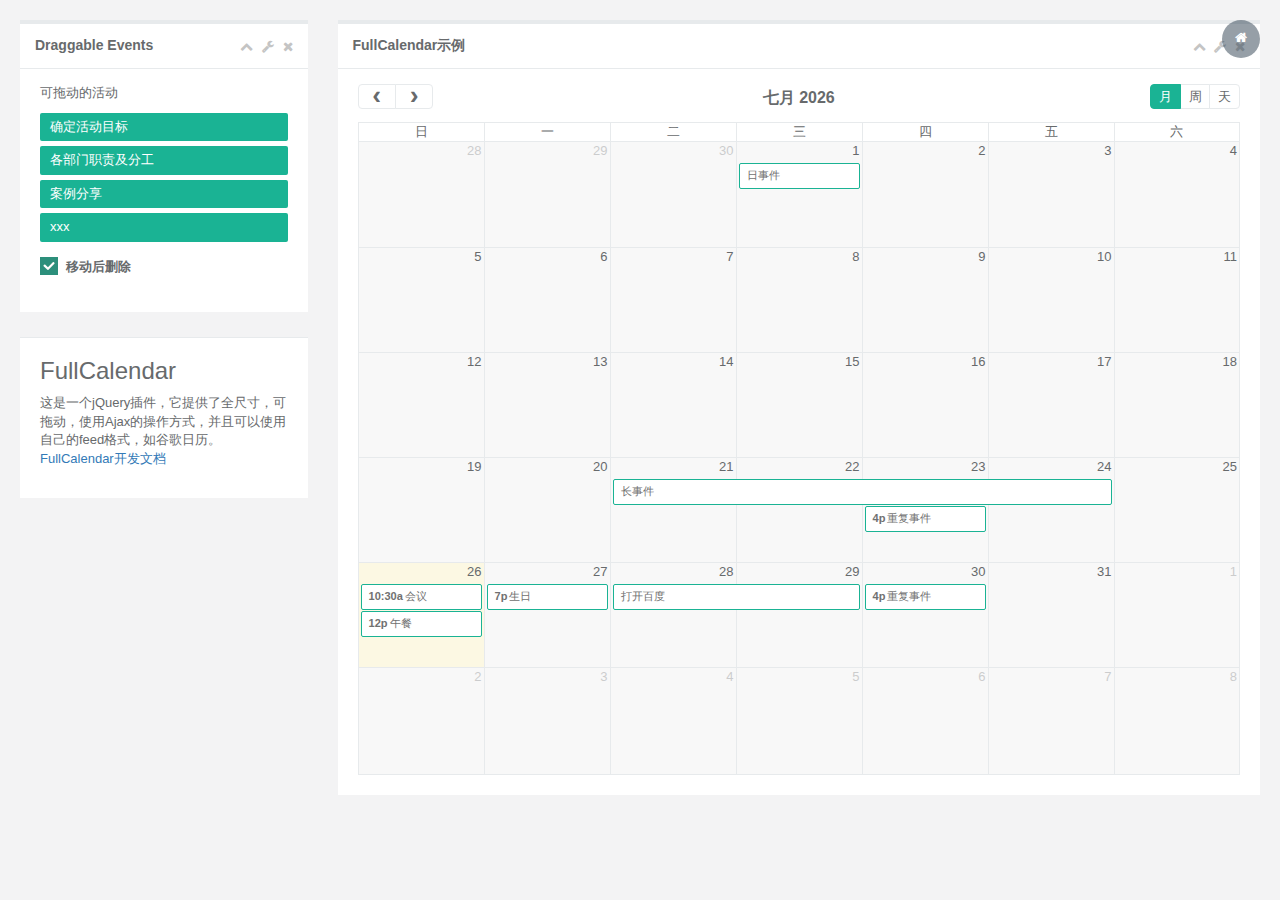
<file: RunOuWeb/Contents/hplus/calendar.html>
<!DOCTYPE html>
<html>


<!-- Mirrored from www.zi-han.net/theme/hplus/calendar.html by HTTrack Website Copier/3.x [XR&CO'2014], Wed, 20 Jan 2016 14:19:44 GMT -->
<head>

    <meta charset="utf-8">
    <meta name="viewport" content="width=device-width, initial-scale=1.0">


    <title>H+ 后台主题UI框架 - 日历</title>
    <meta name="keywords" content="H+后台主题,后台bootstrap框架,会员中心主题,后台HTML,响应式后台">
    <meta name="description" content="H+是一个完全响应式，基于Bootstrap3最新版本开发的扁平化主题，她采用了主流的左右两栏式布局，使用了Html5+CSS3等现代技术">

    <link rel="shortcut icon" href="favicon.ico"> <link href="css/bootstrap.min14ed.css?v=3.3.6" rel="stylesheet">
    <link href="css/font-awesome.min93e3.css?v=4.4.0" rel="stylesheet">

    <link href="css/plugins/iCheck/custom.css" rel="stylesheet">

    <link href="css/plugins/fullcalendar/fullcalendar.css" rel="stylesheet">
    <link href="css/plugins/fullcalendar/fullcalendar.print.css" rel="stylesheet">

    <link href="css/animate.min.css" rel="stylesheet">
    <link href="css/style.min862f.css?v=4.1.0" rel="stylesheet">

</head>

<body class="gray-bg">
    <div class="wrapper wrapper-content">
        <div class="row animated fadeInDown">
            <div class="col-sm-3">
                <div class="ibox float-e-margins">
                    <div class="ibox-title">
                        <h5>Draggable Events</h5>
                        <div class="ibox-tools">
                            <a class="collapse-link">
                                <i class="fa fa-chevron-up"></i>
                            </a>
                            <a class="dropdown-toggle" data-toggle="dropdown" href="calendar.html#">
                                <i class="fa fa-wrench"></i>
                            </a>
                            <ul class="dropdown-menu dropdown-user">
                                <li><a href="calendar.html#">选项1</a>
                                </li>
                                <li><a href="calendar.html#">选项2</a>
                                </li>
                            </ul>
                            <a class="close-link">
                                <i class="fa fa-times"></i>
                            </a>
                        </div>
                    </div>
                    <div class="ibox-content">
                        <div id='external-events'>
                            <p>可拖动的活动</p>
                            <div class='external-event navy-bg'>确定活动目标</div>
                            <div class='external-event navy-bg'>各部门职责及分工</div>
                            <div class='external-event navy-bg'>案例分享</div>
                            <div class='external-event navy-bg'>xxx</div>
                            <p class="m-t">
                                <input type='checkbox' id='drop-remove' class="i-checks" checked />
                                <label for='drop-remove'>移动后删除</label>
                            </p>
                        </div>
                    </div>
                </div>
                <div class="ibox float-e-margins">
                    <div class="ibox-content">
                        <h2>FullCalendar</h2> 这是一个jQuery插件，它提供了全尺寸，可拖动，使用Ajax的操作方式，并且可以使用自己的feed格式，如谷歌日历。
                        <p>
                            <a href="http://arshaw.com/fullcalendar/" target="_blank">FullCalendar开发文档</a>
                        </p>
                    </div>
                </div>
            </div>
            <div class="col-sm-9">
                <div class="ibox float-e-margins">
                    <div class="ibox-title">
                        <h5>FullCalendar示例 </h5>
                        <div class="ibox-tools">
                            <a class="collapse-link">
                                <i class="fa fa-chevron-up"></i>
                            </a>
                            <a class="dropdown-toggle" data-toggle="dropdown" href="calendar.html#">
                                <i class="fa fa-wrench"></i>
                            </a>
                            <ul class="dropdown-menu dropdown-user">
                                <li><a href="calendar.html#">选项1</a>
                                </li>
                                <li><a href="calendar.html#">选项2</a>
                                </li>
                            </ul>
                            <a class="close-link">
                                <i class="fa fa-times"></i>
                            </a>
                        </div>
                    </div>
                    <div class="ibox-content">
                        <div id="calendar"></div>
                    </div>
                </div>
            </div>
        </div>
    </div>

    <script src="js/jquery.min.js?v=2.1.4"></script>
    <script src="js/bootstrap.min.js?v=3.3.6"></script>
    <script src="js/content.min.js?v=1.0.0"></script>
    <script src="js/jquery-ui.custom.min.js"></script>
    <script src="js/plugins/iCheck/icheck.min.js"></script>
    <script src="js/plugins/fullcalendar/fullcalendar.min.js"></script>
    <script>
        $(document).ready(function(){$(".i-checks").iCheck({checkboxClass:"icheckbox_square-green",radioClass:"iradio_square-green",});$("#external-events div.external-event").each(function(){var d={title:$.trim($(this).text())};$(this).data("eventObject",d);$(this).draggable({zIndex:999,revert:true,revertDuration:0})});var b=new Date();var c=b.getDate();var a=b.getMonth();var e=b.getFullYear();$("#calendar").fullCalendar({header:{left:"prev,next",center:"title",right:"month,agendaWeek,agendaDay"},editable:true,droppable:true,drop:function(g,h){var f=$(this).data("eventObject");var d=$.extend({},f);d.start=g;d.allDay=h;$("#calendar").fullCalendar("renderEvent",d,true);if($("#drop-remove").is(":checked")){$(this).remove()}},events:[{title:"日事件",start:new Date(e,a,1)},{title:"长事件",start:new Date(e,a,c-5),end:new Date(e,a,c-2),},{id:999,title:"重复事件",start:new Date(e,a,c-3,16,0),allDay:false,},{id:999,title:"重复事件",start:new Date(e,a,c+4,16,0),allDay:false},{title:"会议",start:new Date(e,a,c,10,30),allDay:false},{title:"午餐",start:new Date(e,a,c,12,0),end:new Date(e,a,c,14,0),allDay:false},{title:"生日",start:new Date(e,a,c+1,19,0),end:new Date(e,a,c+1,22,30),allDay:false},{title:"打开百度",start:new Date(e,a,28),end:new Date(e,a,29),url:"http://baidu.com/"}],})});
    </script>
    <script type="text/javascript" src="http://tajs.qq.com/stats?sId=9051096" charset="UTF-8"></script>
</body>


<!-- Mirrored from www.zi-han.net/theme/hplus/calendar.html by HTTrack Website Copier/3.x [XR&CO'2014], Wed, 20 Jan 2016 14:19:45 GMT -->
</html>
</file>
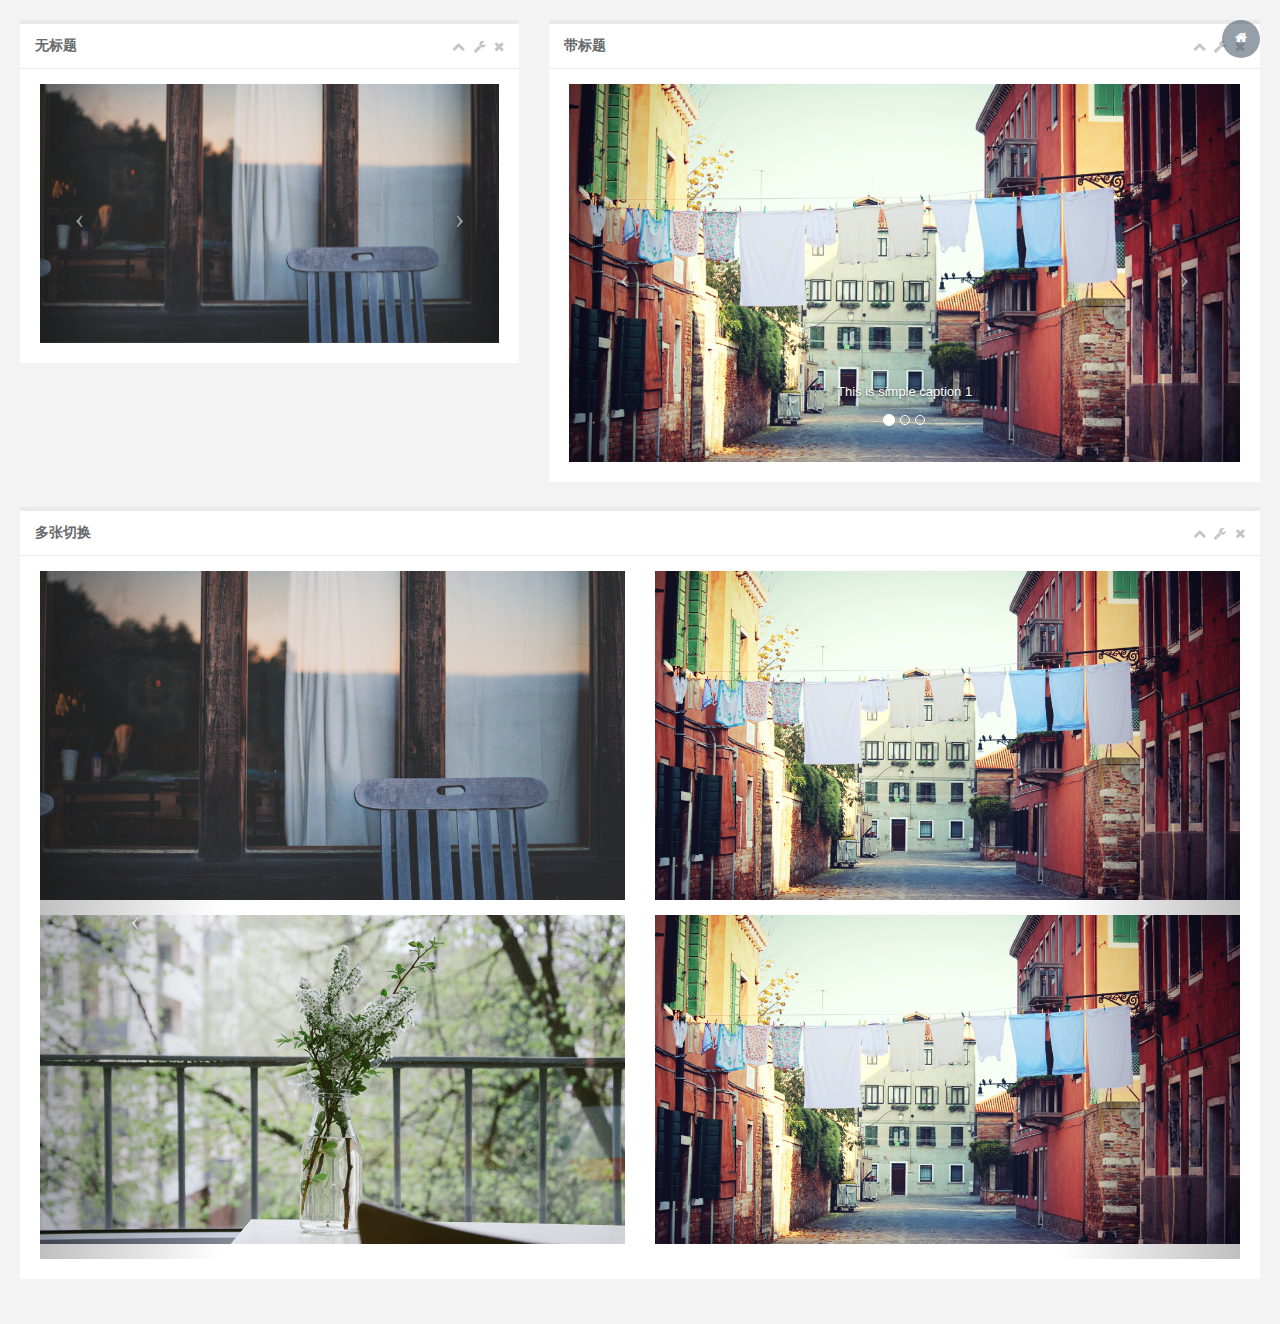
<file: RunOuWeb/Contents/hplus/carousel.html>
<!DOCTYPE html>
<html>


<!-- Mirrored from www.zi-han.net/theme/hplus/carousel.html by HTTrack Website Copier/3.x [XR&CO'2014], Wed, 20 Jan 2016 14:20:18 GMT -->
<head>

    <meta charset="utf-8">
    <meta name="viewport" content="width=device-width, initial-scale=1.0">


    <title>H+ 后台主题UI框架 - 图片切换</title>
    <meta name="keywords" content="H+后台主题,后台bootstrap框架,会员中心主题,后台HTML,响应式后台">
    <meta name="description" content="H+是一个完全响应式，基于Bootstrap3最新版本开发的扁平化主题，她采用了主流的左右两栏式布局，使用了Html5+CSS3等现代技术">

    <link rel="shortcut icon" href="favicon.ico"> <link href="css/bootstrap.min14ed.css?v=3.3.6" rel="stylesheet">
    <link href="css/font-awesome.min93e3.css?v=4.4.0" rel="stylesheet">

    <link href="css/animate.min.css" rel="stylesheet">
    <link href="css/style.min862f.css?v=4.1.0" rel="stylesheet">

</head>

<body class="gray-bg">
    <div class="wrapper wrapper-content">
        <div class="row">
            <div class="col-sm-5">
                <div class="ibox float-e-margins">
                    <div class="ibox-title">
                        <h5>无标题</h5>
                        <div class="ibox-tools">
                            <a class="collapse-link">
                                <i class="fa fa-chevron-up"></i>
                            </a>
                            <a class="dropdown-toggle" data-toggle="dropdown" href="carousel.html#">
                                <i class="fa fa-wrench"></i>
                            </a>
                            <ul class="dropdown-menu dropdown-user">
                                <li><a href="carousel.html#">选项1</a>
                                </li>
                                <li><a href="carousel.html#">选项2</a>
                                </li>
                            </ul>
                            <a class="close-link">
                                <i class="fa fa-times"></i>
                            </a>
                        </div>
                    </div>
                    <div class="ibox-content">
                        <div class="carousel slide" id="carousel1">
                            <div class="carousel-inner">
                                <div class="item active">
                                    <img alt="image" class="img-responsive" src="img/p_big3.jpg">
                                </div>
                                <div class="item">
                                    <img alt="image" class="img-responsive" src="img/p_big1.jpg">
                                </div>
                                <div class="item ">
                                    <img alt="image" class="img-responsive" src="img/p_big2.jpg">
                                </div>

                            </div>
                            <a data-slide="prev" href="carousel.html#carousel1" class="left carousel-control">
                                <span class="icon-prev"></span>
                            </a>
                            <a data-slide="next" href="carousel.html#carousel1" class="right carousel-control">
                                <span class="icon-next"></span>
                            </a>
                        </div>
                    </div>
                </div>
            </div>
            <div class="col-sm-7">
                <div class="ibox float-e-margins">
                    <div class="ibox-title">
                        <h5>带标题</h5>
                        <div class="ibox-tools">
                            <a class="collapse-link">
                                <i class="fa fa-chevron-up"></i>
                            </a>
                            <a class="dropdown-toggle" data-toggle="dropdown" href="carousel.html#">
                                <i class="fa fa-wrench"></i>
                            </a>
                            <ul class="dropdown-menu dropdown-user">
                                <li><a href="carousel.html#">选项1</a>
                                </li>
                                <li><a href="carousel.html#">选项2</a>
                                </li>
                            </ul>
                            <a class="close-link">
                                <i class="fa fa-times"></i>
                            </a>
                        </div>
                    </div>
                    <div class="ibox-content ">
                        <div class="carousel slide" id="carousel2">
                            <ol class="carousel-indicators">
                                <li data-slide-to="0" data-target="#carousel2" class="active"></li>
                                <li data-slide-to="1" data-target="#carousel2"></li>
                                <li data-slide-to="2" data-target="#carousel2" class=""></li>
                            </ol>
                            <div class="carousel-inner">
                                <div class="item active">
                                    <img alt="image" class="img-responsive" src="img/p_big1.jpg">
                                    <div class="carousel-caption">
                                        <p>This is simple caption 1</p>
                                    </div>
                                </div>
                                <div class="item ">
                                    <img alt="image" class="img-responsive" src="img/p_big3.jpg">
                                    <div class="carousel-caption">
                                        <p>This is simple caption 2</p>
                                    </div>
                                </div>
                                <div class="item">
                                    <img alt="image" class="img-responsive" src="img/p_big2.jpg">
                                    <div class="carousel-caption">
                                        <p>This is simple caption 3</p>
                                    </div>
                                </div>
                            </div>
                            <a data-slide="prev" href="carousel.html#carousel2" class="left carousel-control">
                                <span class="icon-prev"></span>
                            </a>
                            <a data-slide="next" href="carousel.html#carousel2" class="right carousel-control">
                                <span class="icon-next"></span>
                            </a>
                        </div>
                    </div>
                </div>
            </div>

        </div>
        <div class="row">
            <div class="col-sm-12">
                <div class="ibox float-e-margins">
                    <div class="ibox-title">
                        <h5>多张切换</h5>
                        <div class="ibox-tools">
                            <a class="collapse-link">
                                <i class="fa fa-chevron-up"></i>
                            </a>
                            <a class="dropdown-toggle" data-toggle="dropdown" href="carousel.html#">
                                <i class="fa fa-wrench"></i>
                            </a>
                            <ul class="dropdown-menu dropdown-user">
                                <li><a href="carousel.html#">选项1</a>
                                </li>
                                <li><a href="carousel.html#">选项2</a>
                                </li>
                            </ul>
                            <a class="close-link">
                                <i class="fa fa-times"></i>
                            </a>
                        </div>
                    </div>
                    <div class="ibox-content">
                        <div class="carousel slide" id="carousel3">
                            <div class="carousel-inner">
                                <div class="item gallery active left">
                                    <div class="row">
                                        <div class="col-sm-6">
                                            <img alt="image" class="img-responsive" src="img/p_big1.jpg">
                                        </div>
                                        <div class="col-sm-6">
                                            <img alt="image" class="img-responsive" src="img/p_big2.jpg">
                                        </div>
                                        <div class="col-sm-6">
                                            <img alt="image" class="img-responsive" src="img/p_big3.jpg">
                                        </div>
                                        <div class="col-sm-6">
                                            <img alt="image" class="img-responsive" src="img/p_big1.jpg">
                                        </div>
                                    </div>
                                </div>
                                <div class="item gallery next left">
                                    <div class="row">
                                        <div class="col-sm-6">
                                            <img alt="image" class="img-responsive" src="img/p_big3.jpg">
                                        </div>
                                        <div class="col-sm-6">
                                            <img alt="image" class="img-responsive" src="img/p_big1.jpg">
                                        </div>
                                        <div class="col-sm-6">
                                            <img alt="image" class="img-responsive" src="img/p_big2.jpg">
                                        </div>
                                        <div class="col-sm-6">
                                            <img alt="image" class="img-responsive" src="img/p_big1.jpg">
                                        </div>
                                    </div>
                                </div>
                                <div class="item gallery">
                                    <div class="row">
                                        <div class="col-sm-6">
                                            <img alt="image" class="img-responsive" src="img/p_big2.jpg">
                                        </div>
                                        <div class="col-sm-6">
                                            <img alt="image" class="img-responsive" src="img/p_big3.jpg">
                                        </div>
                                        <div class="col-sm-6">
                                            <img alt="image" class="img-responsive" src="img/p_big1.jpg">
                                        </div>
                                        <div class="col-sm-6">
                                            <img alt="image" class="img-responsive" src="img/p_big2.jpg">
                                        </div>
                                    </div>
                                </div>
                            </div>
                            <a data-slide="prev" href="carousel.html#carousel3" class="left carousel-control">
                                <span class="icon-prev"></span>
                            </a>
                            <a data-slide="next" href="carousel.html#carousel3" class="right carousel-control">
                                <span class="icon-next"></span>
                            </a>
                        </div>
                    </div>
                </div>
            </div>
        </div>
    </div>
    <script src="js/jquery.min.js?v=2.1.4"></script>
    <script src="js/bootstrap.min.js?v=3.3.6"></script>
    <script src="js/content.min.js?v=1.0.0"></script>
    <script type="text/javascript" src="http://tajs.qq.com/stats?sId=9051096" charset="UTF-8"></script>
</body>


<!-- Mirrored from www.zi-han.net/theme/hplus/carousel.html by HTTrack Website Copier/3.x [XR&CO'2014], Wed, 20 Jan 2016 14:20:18 GMT -->
</html>
</file>
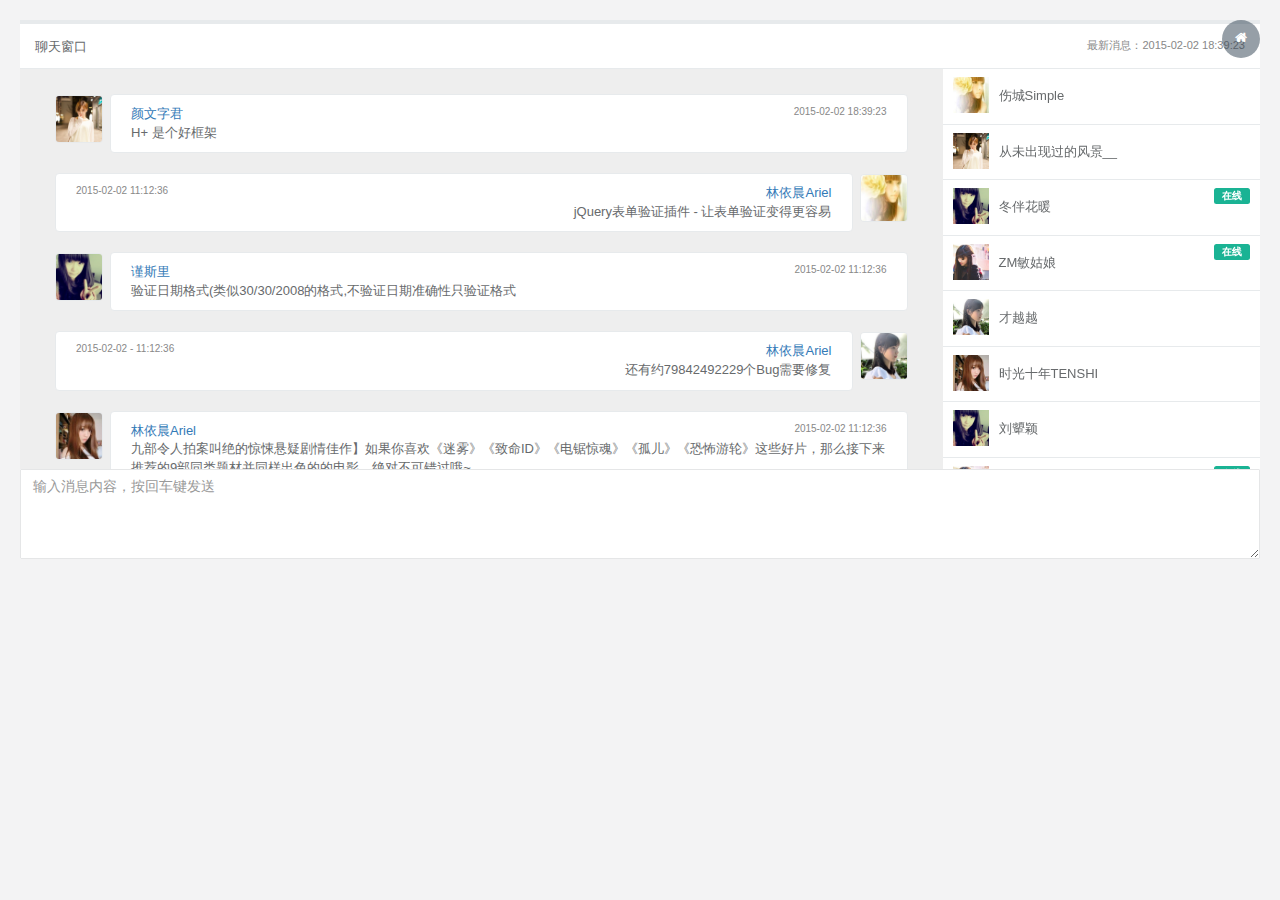
<file: RunOuWeb/Contents/hplus/chat_view.html>
<!DOCTYPE html>
<html>


<!-- Mirrored from www.zi-han.net/theme/hplus/chat_view.html by HTTrack Website Copier/3.x [XR&CO'2014], Wed, 20 Jan 2016 14:19:48 GMT -->
<head>

    <meta charset="utf-8">
    <meta name="viewport" content="width=device-width, initial-scale=1.0">


    <title>H+ 后台主题UI框架 - 聊天窗口</title>

    <meta name="keywords" content="H+后台主题,后台bootstrap框架,会员中心主题,后台HTML,响应式后台">
    <meta name="description" content="H+是一个完全响应式，基于Bootstrap3最新版本开发的扁平化主题，她采用了主流的左右两栏式布局，使用了Html5+CSS3等现代技术">

    <link rel="shortcut icon" href="favicon.ico"> <link href="css/bootstrap.min14ed.css?v=3.3.6" rel="stylesheet">
    <link href="css/font-awesome.min93e3.css?v=4.4.0" rel="stylesheet">
    <link href="css/plugins/jsTree/style.min.css" rel="stylesheet">
    <link href="css/animate.min.css" rel="stylesheet">
    <link href="css/style.min862f.css?v=4.1.0" rel="stylesheet">

</head>

<body class="gray-bg">
    <div class="wrapper wrapper-content  animated fadeInRight">

        <div class="row">
            <div class="col-sm-12">

                <div class="ibox chat-view">

                    <div class="ibox-title">
                        <small class="pull-right text-muted">最新消息：2015-02-02 18:39:23</small> 聊天窗口
                    </div>


                    <div class="ibox-content">

                        <div class="row">

                            <div class="col-md-9 ">
                                <div class="chat-discussion">

                                    <div class="chat-message">
                                        <img class="message-avatar" src="img/a1.jpg" alt="">
                                        <div class="message">
                                            <a class="message-author" href="#"> 颜文字君</a>
                                            <span class="message-date"> 2015-02-02 18:39:23 </span>
                                            <span class="message-content">
											H+ 是个好框架
                                            </span>
                                        </div>
                                    </div>
                                    <div class="chat-message">
                                        <img class="message-avatar" src="img/a4.jpg" alt="">
                                        <div class="message">
                                            <a class="message-author" href="#"> 林依晨Ariel </a>
                                            <span class="message-date">  2015-02-02 11:12:36 </span>
                                            <span class="message-content">
											jQuery表单验证插件 - 让表单验证变得更容易
                                            </span>
                                        </div>
                                    </div>
                                    <div class="chat-message">
                                        <img class="message-avatar" src="img/a2.jpg" alt="">
                                        <div class="message">
                                            <a class="message-author" href="#"> 谨斯里 </a>
                                            <span class="message-date">  2015-02-02 11:12:36 </span>
                                            <span class="message-content">
											验证日期格式(类似30/30/2008的格式,不验证日期准确性只验证格式
                                            </span>
                                        </div>
                                    </div>
                                    <div class="chat-message">
                                        <img class="message-avatar" src="img/a5.jpg" alt="">
                                        <div class="message">
                                            <a class="message-author" href="#"> 林依晨Ariel </a>
                                            <span class="message-date">  2015-02-02 - 11:12:36 </span>
                                            <span class="message-content">
											还有约79842492229个Bug需要修复
                                            </span>
                                        </div>
                                    </div>
                                    <div class="chat-message">
                                        <img class="message-avatar" src="img/a6.jpg" alt="">
                                        <div class="message">
                                            <a class="message-author" href="#"> 林依晨Ariel </a>
                                            <span class="message-date">  2015-02-02 11:12:36 </span>
                                            <span class="message-content">
											九部令人拍案叫绝的惊悚悬疑剧情佳作】如果你喜欢《迷雾》《致命ID》《电锯惊魂》《孤儿》《恐怖游轮》这些好片，那么接下来推荐的9部同类题材并同样出色的的电影，绝对不可错过哦~

                                            </span>
                                        </div>
                                    </div>

                                </div>

                            </div>
                            <div class="col-md-3">
                                <div class="chat-users">


                                    <div class="users-list">
                                        <div class="chat-user">
                                            <img class="chat-avatar" src="img/a4.jpg" alt="">
                                            <div class="chat-user-name">
                                                <a href="#">伤城Simple</a>
                                            </div>
                                        </div>
                                        <div class="chat-user">
                                            <img class="chat-avatar" src="img/a1.jpg" alt="">
                                            <div class="chat-user-name">
                                                <a href="#">从未出现过的风景__</a>
                                            </div>
                                        </div>
                                        <div class="chat-user">
                                            <span class="pull-right label label-primary">在线</span>
                                            <img class="chat-avatar" src="img/a2.jpg" alt="">
                                            <div class="chat-user-name">
                                                <a href="#">冬伴花暖</a>
                                            </div>
                                        </div>
                                        <div class="chat-user">
                                            <span class="pull-right label label-primary">在线</span>
                                            <img class="chat-avatar" src="img/a3.jpg" alt="">
                                            <div class="chat-user-name">
                                                <a href="#">ZM敏姑娘	</a>
                                            </div>
                                        </div>
                                        <div class="chat-user">
                                            <img class="chat-avatar" src="img/a5.jpg" alt="">
                                            <div class="chat-user-name">
                                                <a href="#">才越越</a>
                                            </div>
                                        </div>
                                        <div class="chat-user">
                                            <img class="chat-avatar" src="img/a6.jpg" alt="">
                                            <div class="chat-user-name">
                                                <a href="#">时光十年TENSHI</a>
                                            </div>
                                        </div>
                                        <div class="chat-user">
                                            <img class="chat-avatar" src="img/a2.jpg" alt="">
                                            <div class="chat-user-name">
                                                <a href="#">刘顰颖</a>
                                            </div>
                                        </div>
                                        <div class="chat-user">
                                            <span class="pull-right label label-primary">在线</span>
                                            <img class="chat-avatar" src="img/a3.jpg" alt="">
                                            <div class="chat-user-name">
                                                <a href="#">陈泳儿SccBaby</a>
                                            </div>
                                        </div>


                                    </div>

                                </div>
                            </div>

                        </div>
                        <div class="row">
                            <div class="col-sm-12">
                                <div class="chat-message-form">

                                    <div class="form-group">

                                        <textarea class="form-control message-input" name="message" placeholder="输入消息内容，按回车键发送"></textarea>
                                    </div>

                                </div>
                            </div>
                        </div>
                    </div>
                </div>
            </div>
        </div>
    </div>
    <script src="js/jquery.min.js?v=2.1.4"></script>
    <script src="js/bootstrap.min.js?v=3.3.6"></script>
    <script src="js/content.min.js?v=1.0.0"></script>
    <script type="text/javascript" src="http://tajs.qq.com/stats?sId=9051096" charset="UTF-8"></script>
</body>


<!-- Mirrored from www.zi-han.net/theme/hplus/chat_view.html by HTTrack Website Copier/3.x [XR&CO'2014], Wed, 20 Jan 2016 14:19:48 GMT -->
</html>
</file>
<file: RunOuWeb/Contents/hplus/css/style.min862f.css>
h1,h2,h3,h4,h5,h6{font-weight:100}h1{font-size:30px}h2{font-size:24px}h3{font-size:16px}h4{font-size:14px}h5{font-size:12px}h6{font-size:10px}h3,h4,h5{margin-top:5px;font-weight:600}a:focus{outline:0}.nav>li>a{color:#a7b1c2;font-weight:600;padding:14px 20px 14px 25px}.nav li>a{display:block}.nav.navbar-right>li>a{color:#999c9e}.nav>li.active>a{color:#fff}.navbar-default .nav>li>a:focus,.navbar-default .nav>li>a:hover{background-color:#293846;color:#fff}.nav .open>a,.nav .open>a:focus,.nav .open>a:hover{background:#fff}.nav>li>a i{margin-right:6px}.navbar{border:0}.navbar-default{background-color:transparent;border-color:#2f4050;position:relative}.navbar-top-links li{display:inline-block}.navbar-top-links li:last-child{margin-right:30px}body.body-small .navbar-top-links li:last-child{margin-right:10px}.navbar-top-links li a{padding:20px 10px;min-height:50px}.dropdown-menu{border:medium none;display:none;float:left;font-size:12px;left:0;list-style:none outside none;padding:0;position:absolute;text-shadow:none;top:100%;z-index:1000;border-radius:0;box-shadow:0 0 3px rgba(86,96,117,.3)}.dropdown-menu>li>a{border-radius:3px;color:inherit;line-height:25px;margin:4px;text-align:left;font-weight:400}.dropdown-menu>li>a.font-bold{font-weight:600}.navbar-top-links .dropdown-menu li{display:block}.navbar-top-links .dropdown-menu li:last-child{margin-right:0}.navbar-top-links .dropdown-menu li a{padding:3px 20px;min-height:0}.navbar-top-links .dropdown-menu li a div{white-space:normal}.navbar-top-links .dropdown-alerts,.navbar-top-links .dropdown-messages,.navbar-top-links .dropdown-tasks{width:310px;min-width:0}.navbar-top-links .dropdown-messages{margin-left:5px}.navbar-top-links .dropdown-tasks{margin-left:-59px}.navbar-top-links .dropdown-alerts{margin-left:-123px}.navbar-top-links .dropdown-user{right:0;left:auto}.dropdown-alerts,.dropdown-messages{padding:10px}.dropdown-alerts li a,.dropdown-messages li a{font-size:12px}.dropdown-alerts li em,.dropdown-messages li em{font-size:10px}.nav.navbar-top-links .dropdown-alerts a{font-size:12px}.nav-header{padding:33px 25px;background:url(patterns/header-profile.png) no-repeat}.nav>li.active{border-left:4px solid #19aa8d;background:#293846}.nav.nav-second-level>li.active{border:none}.nav.nav-second-level.collapse[style]{height:auto!important}.nav-header a{color:#DFE4ED}.nav-header .text-muted{color:#8095a8}.minimalize-styl-2{padding:4px 12px;margin:14px 5px 5px 20px;font-size:14px;float:left}.navbar-form-custom{float:left;height:50px;padding:0;width:200px;display:inline-table}.navbar-form-custom .form-group{margin-bottom:0}.nav.navbar-top-links a{font-size:14px}.navbar-form-custom .form-control{background:none repeat scroll 0 0 rgba(0,0,0,0);border:medium none;font-size:14px;height:60px;margin:0;z-index:2000}.count-info .label{line-height:12px;padding:1px 5px;position:absolute;right:6px;top:12px}.arrow{float:right;margin-top:2px}.fa.arrow:before{content:"\f104"}.active>a>.fa.arrow:before{content:"\f107"}.nav-second-level li,.nav-third-level li{border-bottom:none!important}.nav-second-level li a{padding:7px 15px 7px 10px;padding-left:52px}.nav-third-level li a{padding-left:62px}.nav-second-level li:last-child{margin-bottom:10px}.mini-navbar .nav li:focus>.nav-second-level,body:not(.fixed-sidebar):not(.canvas-menu).mini-navbar .nav li:hover>.nav-second-level{display:block;border-radius:0 2px 2px 0;min-width:140px;height:auto}body.mini-navbar .navbar-default .nav>li>.nav-second-level li a{font-size:12px;border-radius:0 2px 2px 0}.fixed-nav .slimScrollDiv #side-menu{padding-bottom:60px;position:relative}.slimScrollDiv >*{overflow:hidden}.mini-navbar .nav-second-level li a{padding:10px 10px 10px 15px}.canvas-menu.mini-navbar .nav-second-level{background:#293846}.mini-navbar li.active .nav-second-level{left:65px}.navbar-default .special_link a{background:#1ab394;color:#fff}.navbar-default .special_link a:hover{background:#17987e!important;color:#fff}.navbar-default .special_link a span.label{background:#fff;color:#1ab394}.navbar-default .landing_link a{background:#1cc09f;color:#fff}.navbar-default .landing_link a:hover{background:#1ab394!important;color:#fff}.navbar-default .landing_link a span.label{background:#fff;color:#1cc09f}.logo-element{text-align:center;font-size:18px;font-weight:600;color:#fff;display:none;padding:18px 0}.pace-done #page-wrapper,.pace-done .footer,.pace-done .nav-header,.pace-done .navbar-static-side,.pace-done li.active{-webkit-transition:all .5s;transition:all .5s}.navbar-fixed-top{-webkit-transition-duration:.5s;transition-duration:.5s;z-index:2030}.navbar-fixed-top,.navbar-static-top{background:#f3f3f4}.fixed-nav #wrapper{padding-top:60px;box-sizing:border-box}.fixed-nav .minimalize-styl-2{margin:14px 5px 5px 15px}.body-small .navbar-fixed-top{margin-left:0}body.mini-navbar .navbar-static-side{width:70px}body.mini-navbar .nav-label,body.mini-navbar .navbar-default .nav li a span,body.mini-navbar .profile-element{display:none}body.canvas-menu .profile-element{display:block}body:not(.fixed-sidebar):not(.canvas-menu).mini-navbar .nav-second-level{display:none}body.mini-navbar .navbar-default .nav>li>a{font-size:16px}body.mini-navbar .logo-element{display:block}body.canvas-menu .logo-element{display:none}body.mini-navbar .nav-header{padding:0;background-color:#1ab394}body.canvas-menu .nav-header{padding:33px 25px}body.mini-navbar #page-wrapper{margin:0 0 0 70px}body.canvas-menu.mini-navbar #page-wrapper,body.canvas-menu.mini-navbar .footer{margin:0}body.canvas-menu .navbar-static-side,body.fixed-sidebar .navbar-static-side{position:fixed;width:220px;z-index:2001;height:100%}body.fixed-sidebar.mini-navbar .navbar-static-side{width:70px}body.body-small.fixed-sidebar.mini-navbar #page-wrapper,body.fixed-sidebar.mini-navbar #page-wrapper{margin:0 0 0 70px}body.body-small.fixed-sidebar.mini-navbar .navbar-static-side{width:70px}.fixed-sidebar.mini-navbar .nav li> .nav-second-level{display:none}.fixed-sidebar.mini-navbar .nav li.active{border-left-width:0}.canvas-menu.mini-navbar .nav li:hover>.nav-second-level,.fixed-sidebar.mini-navbar .nav li:hover>.nav-second-level{position:absolute;left:70px;top:0;background-color:#2f4050;padding:10px 10px 0;font-size:12px;display:block;min-width:140px;border-radius:2px}body.fixed-sidebar.mini-navbar .navbar-default .nav>li>.nav-second-level li a{font-size:12px;border-radius:3px}body.canvas-menu.mini-navbar .navbar-default .nav>li>.nav-second-level li a{font-size:13px;border-radius:3px}.canvas-menu.mini-navbar .nav-second-level li a,.fixed-sidebar.mini-navbar .nav-second-level li a{padding:10px 10px 10px 15px}.canvas-menu.mini-navbar .nav-second-level,.fixed-sidebar.mini-navbar .nav-second-level{position:relative;padding:0;font-size:13px}.canvas-menu.mini-navbar li.active .nav-second-level,.fixed-sidebar.mini-navbar li.active .nav-second-level{left:0}body.canvas-menu nav.navbar-static-side{z-index:2001;background:#2f4050;height:100%;position:fixed;display:none}body.canvas-menu.mini-navbar nav.navbar-static-side{display:block;width:70px}.top-navigation #page-wrapper{margin-left:0}.top-navigation .navbar-nav .dropdown-menu>.active>a{background:#fff;color:#1ab394;font-weight:700}.white-bg .navbar-fixed-top,.white-bg .navbar-static-top{background:#fff}.top-navigation .navbar{margin-bottom:0}.top-navigation .nav>li>a{padding:15px 20px;color:#676a6c}.top-navigation .nav>li a:focus,.top-navigation .nav>li a:hover{background:#fff;color:#1ab394}.top-navigation .nav>li.active{background:#fff;border:none}.top-navigation .nav>li.active>a{color:#1ab394}.top-navigation .navbar-right{padding-right:10px}.top-navigation .navbar-nav .dropdown-menu{box-shadow:none;border:1px solid #e7eaec}.top-navigation .dropdown-menu>li>a{margin:0;padding:7px 20px}.navbar .dropdown-menu{margin-top:0}.top-navigation .navbar-brand{background:#1ab394;color:#fff;padding:15px 25px}.top-navigation .navbar-top-links li:last-child{margin-right:0}.body-small.fixed-sidebar.mini-navbar .top-navigation #page-wrapper,.canvas-menu #page-wrapper,.mini-navbar .top-navigation #page-wrapper,.top-navigation.body-small.fixed-sidebar.mini-navbar #page-wrapper,.top-navigation.mini-navbar #page-wrapper{margin:0}.fixed-nav #wrapper.top-navigation,.top-navigation.fixed-nav #wrapper{margin-top:50px}.top-navigation .footer.fixed{margin-left:0!important}.top-navigation .wrapper.wrapper-content{padding:40px}.body-small .top-navigation .wrapper.wrapper-content,.top-navigation.body-small .wrapper.wrapper-content{padding:40px 0}.navbar-toggle{color:#fff;padding:6px 12px;font-size:14px}.top-navigation .navbar-nav .open .dropdown-menu .dropdown-header,.top-navigation .navbar-nav .open .dropdown-menu>li>a{padding:10px 15px 10px 20px}@media (max-width:768px){.top-navigation .navbar-header{display:block;float:none}}.menu-visible-lg,.menu-visible-md{display:none!important}@media (min-width:1200px){.menu-visible-lg{display:block!important}}@media (min-width:992px){.menu-visible-md{display:block!important}}@media (max-width:767px){.menu-visible-lg,.menu-visible-md{display:block!important}}.btn{border-radius:3px}.float-e-margins .btn{margin-bottom:5px}.btn-w-m{min-width:120px}.btn-primary.btn-outline{color:#1ab394}.btn-success.btn-outline{color:#1c84c6}.btn-info.btn-outline{color:#23c6c8}.btn-warning.btn-outline{color:#f8ac59}.btn-danger.btn-outline{color:#ed5565}.btn-danger.btn-outline:hover,.btn-info.btn-outline:hover,.btn-primary.btn-outline:hover,.btn-success.btn-outline:hover,.btn-warning.btn-outline:hover{color:#fff}.btn-primary{background-color:#1ab394;border-color:#1ab394;color:#FFF}.btn-primary.active,.btn-primary:active,.btn-primary:focus,.btn-primary:hover,.open .dropdown-toggle.btn-primary{background-color:#18a689;border-color:#18a689;color:#FFF}.btn-primary.active,.btn-primary:active,.open .dropdown-toggle.btn-primary{background-image:none}.btn-primary.active[disabled],.btn-primary.disabled,.btn-primary.disabled.active,.btn-primary.disabled:active,.btn-primary.disabled:focus,.btn-primary.disabled:hover,.btn-primary[disabled],.btn-primary[disabled]:active,.btn-primary[disabled]:focus,.btn-primary[disabled]:hover,fieldset[disabled] .btn-primary,fieldset[disabled] .btn-primary.active,fieldset[disabled] .btn-primary:active,fieldset[disabled] .btn-primary:focus,fieldset[disabled] .btn-primary:hover{background-color:#1dc5a3;border-color:#1dc5a3}.btn-success{background-color:#1c84c6;border-color:#1c84c6;color:#FFF}.btn-success.active,.btn-success:active,.btn-success:focus,.btn-success:hover,.open .dropdown-toggle.btn-success{background-color:#1a7bb9;border-color:#1a7bb9;color:#FFF}.btn-success.active,.btn-success:active,.open .dropdown-toggle.btn-success{background-image:none}.btn-success.active[disabled],.btn-success.disabled,.btn-success.disabled.active,.btn-success.disabled:active,.btn-success.disabled:focus,.btn-success.disabled:hover,.btn-success[disabled],.btn-success[disabled]:active,.btn-success[disabled]:focus,.btn-success[disabled]:hover,fieldset[disabled] .btn-success,fieldset[disabled] .btn-success.active,fieldset[disabled] .btn-success:active,fieldset[disabled] .btn-success:focus,fieldset[disabled] .btn-success:hover{background-color:#1f90d8;border-color:#1f90d8}.btn-info{background-color:#23c6c8;border-color:#23c6c8;color:#FFF}.btn-info.active,.btn-info:active,.btn-info:focus,.btn-info:hover,.open .dropdown-toggle.btn-info{background-color:#21b9bb;border-color:#21b9bb;color:#FFF}.btn-info.active,.btn-info:active,.open .dropdown-toggle.btn-info{background-image:none}.btn-info.active[disabled],.btn-info.disabled,.btn-info.disabled.active,.btn-info.disabled:active,.btn-info.disabled:focus,.btn-info.disabled:hover,.btn-info[disabled],.btn-info[disabled]:active,.btn-info[disabled]:focus,.btn-info[disabled]:hover,fieldset[disabled] .btn-info,fieldset[disabled] .btn-info.active,fieldset[disabled] .btn-info:active,fieldset[disabled] .btn-info:focus,fieldset[disabled] .btn-info:hover{background-color:#26d7d9;border-color:#26d7d9}.btn-default{background-color:#c2c2c2;border-color:#c2c2c2;color:#FFF}.btn-default.active,.btn-default:active,.btn-default:focus,.btn-default:hover,.open .dropdown-toggle.btn-default{background-color:#bababa;border-color:#bababa;color:#FFF}.btn-default.active,.btn-default:active,.open .dropdown-toggle.btn-default{background-image:none}.btn-default.active[disabled],.btn-default.disabled,.btn-default.disabled.active,.btn-default.disabled:active,.btn-default.disabled:focus,.btn-default.disabled:hover,.btn-default[disabled],.btn-default[disabled]:active,.btn-default[disabled]:focus,.btn-default[disabled]:hover,fieldset[disabled] .btn-default,fieldset[disabled] .btn-default.active,fieldset[disabled] .btn-default:active,fieldset[disabled] .btn-default:focus,fieldset[disabled] .btn-default:hover{background-color:#ccc;border-color:#ccc}.btn-warning{background-color:#f8ac59;border-color:#f8ac59;color:#FFF}.btn-warning.active,.btn-warning:active,.btn-warning:focus,.btn-warning:hover,.open .dropdown-toggle.btn-warning{background-color:#f7a54a;border-color:#f7a54a;color:#FFF}.btn-warning.active,.btn-warning:active,.open .dropdown-toggle.btn-warning{background-image:none}.btn-warning.active[disabled],.btn-warning.disabled,.btn-warning.disabled.active,.btn-warning.disabled:active,.btn-warning.disabled:focus,.btn-warning.disabled:hover,.btn-warning[disabled],.btn-warning[disabled]:active,.btn-warning[disabled]:focus,.btn-warning[disabled]:hover,fieldset[disabled] .btn-warning,fieldset[disabled] .btn-warning.active,fieldset[disabled] .btn-warning:active,fieldset[disabled] .btn-warning:focus,fieldset[disabled] .btn-warning:hover{background-color:#f9b66d;border-color:#f9b66d}.btn-danger{background-color:#ed5565;border-color:#ed5565;color:#FFF}.btn-danger.active,.btn-danger:active,.btn-danger:focus,.btn-danger:hover,.open .dropdown-toggle.btn-danger{background-color:#ec4758;border-color:#ec4758;color:#FFF}.btn-danger.active,.btn-danger:active,.open .dropdown-toggle.btn-danger{background-image:none}.btn-danger.active[disabled],.btn-danger.disabled,.btn-danger.disabled.active,.btn-danger.disabled:active,.btn-danger.disabled:focus,.btn-danger.disabled:hover,.btn-danger[disabled],.btn-danger[disabled]:active,.btn-danger[disabled]:focus,.btn-danger[disabled]:hover,fieldset[disabled] .btn-danger,fieldset[disabled] .btn-danger.active,fieldset[disabled] .btn-danger:active,fieldset[disabled] .btn-danger:focus,fieldset[disabled] .btn-danger:hover{background-color:#ef6776;border-color:#ef6776}.btn-link{color:inherit}.btn-link.active,.btn-link:active,.btn-link:focus,.btn-link:hover,.open .dropdown-toggle.btn-link{color:#1ab394;text-decoration:none}.btn-link.active,.btn-link:active,.open .dropdown-toggle.btn-link{background-image:none}.btn-link.active[disabled],.btn-link.disabled,.btn-link.disabled.active,.btn-link.disabled:active,.btn-link.disabled:focus,.btn-link.disabled:hover,.btn-link[disabled],.btn-link[disabled]:active,.btn-link[disabled]:focus,.btn-link[disabled]:hover,fieldset[disabled] .btn-link,fieldset[disabled] .btn-link.active,fieldset[disabled] .btn-link:active,fieldset[disabled] .btn-link:focus,fieldset[disabled] .btn-link:hover{color:#cacaca}.btn-white{color:inherit;background:#fff;border:1px solid #e7eaec}.btn-white.active,.btn-white:active,.btn-white:focus,.btn-white:hover,.open .dropdown-toggle.btn-white{color:inherit;border:1px solid #d2d2d2}.btn-white.active,.btn-white:active{box-shadow:0 2px 5px rgba(0,0,0,.15)inset}.btn-white.active,.btn-white:active,.open .dropdown-toggle.btn-white{background-image:none}.btn-white.active[disabled],.btn-white.disabled,.btn-white.disabled.active,.btn-white.disabled:active,.btn-white.disabled:focus,.btn-white.disabled:hover,.btn-white[disabled],.btn-white[disabled]:active,.btn-white[disabled]:focus,.btn-white[disabled]:hover,fieldset[disabled] .btn-white,fieldset[disabled] .btn-white.active,fieldset[disabled] .btn-white:active,fieldset[disabled] .btn-white:focus,fieldset[disabled] .btn-white:hover{color:#cacaca}.form-control,.form-control:focus,.has-error .form-control:focus,.has-success .form-control:focus,.has-warning .form-control:focus,.navbar-collapse,.navbar-form,.navbar-form-custom .form-control:focus,.navbar-form-custom .form-control:hover,.open .btn.dropdown-toggle,.panel,.popover,.progress,.progress-bar{box-shadow:none}.btn-outline{color:inherit;background-color:transparent;-webkit-transition:all .5s;transition:all .5s}.btn-rounded{border-radius:50px}.btn-large-dim{width:90px;height:90px;font-size:42px}button.dim{display:inline-block;color:#fff;text-decoration:none;text-transform:uppercase;text-align:center;padding-top:6px;margin-right:10px;position:relative;cursor:pointer;border-radius:5px;font-weight:600;margin-bottom:20px!important}button.dim:active{top:3px}button.btn-primary.dim{box-shadow:inset 0 0 0 #16987e,0 5px 0 0 #16987e,0 10px 5px #999}button.btn-primary.dim:active{box-shadow:inset 0 0 0 #16987e,0 2px 0 0 #16987e,0 5px 3px #999}button.btn-default.dim{box-shadow:inset 0 0 0 #b3b3b3,0 5px 0 0 #b3b3b3,0 10px 5px #999}button.btn-default.dim:active{box-shadow:inset 0 0 0 #b3b3b3,0 2px 0 0 #b3b3b3,0 5px 3px #999}button.btn-warning.dim{box-shadow:inset 0 0 0 #f79d3c,0 5px 0 0 #f79d3c,0 10px 5px #999}button.btn-warning.dim:active{box-shadow:inset 0 0 0 #f79d3c,0 2px 0 0 #f79d3c,0 5px 3px #999}button.btn-info.dim{box-shadow:inset 0 0 0 #1eacae,0 5px 0 0 #1eacae,0 10px 5px #999}button.btn-info.dim:active{box-shadow:inset 0 0 0 #1eacae,0 2px 0 0 #1eacae,0 5px 3px #999}button.btn-success.dim{box-shadow:inset 0 0 0 #1872ab,0 5px 0 0 #1872ab,0 10px 5px #999}button.btn-success.dim:active{box-shadow:inset 0 0 0 #1872ab,0 2px 0 0 #1872ab,0 5px 3px #999}button.btn-danger.dim{box-shadow:inset 0 0 0 #ea394c,0 5px 0 0 #ea394c,0 10px 5px #999}button.btn-danger.dim:active{box-shadow:inset 0 0 0 #ea394c,0 2px 0 0 #ea394c,0 5px 3px #999}button.dim:before{font-size:50px;line-height:1em;font-weight:400;color:#fff;display:block;padding-top:10px}button.dim:active:before{top:7px;font-size:50px}.label{background-color:#d1dade;color:#5e5e5e;font-size:10px;font-weight:600;padding:3px 8px;text-shadow:none}.badge{background-color:#d1dade;color:#5e5e5e;font-size:11px;font-weight:600;padding-bottom:4px;padding-left:6px;padding-right:6px;text-shadow:none}.badge-primary,.label-primary{background-color:#1ab394;color:#FFF}.badge-success,.label-success{background-color:#1c84c6;color:#FFF}.badge-warning,.label-warning{background-color:#f8ac59;color:#FFF}.badge-warning-light,.label-warning-light{background-color:#f8ac59;color:#fff}.badge-danger,.label-danger{background-color:#ed5565;color:#FFF}.badge-info,.label-info{background-color:#23c6c8;color:#FFF}.badge-inverse,.label-inverse{background-color:#262626;color:#FFF}.badge-white,.label-white{background-color:#FFF;color:#5E5E5E}.badge-disable,.label-white{background-color:#2A2E36;color:#8B91A0}.chosen-container-single .chosen-single{background:#fff;box-shadow:none;-moz-box-sizing:border-box;background-color:#FFF;border:1px solid #CBD5DD;border-radius:2px;cursor:text;height:auto!important;margin:0;min-height:30px;overflow:hidden;padding:4px 12px;position:relative;width:100%}.chosen-container-multi .chosen-choices li.search-choice{background:#f1f1f1;border:1px solid #ededed;border-radius:2px;box-shadow:none;color:#333;cursor:default;line-height:13px;margin:3px 0 3px 5px;padding:3px 20px 3px 5px;position:relative}.pagination>.active>a,.pagination>.active>a:focus,.pagination>.active>a:hover,.pagination>.active>span,.pagination>.active>span:focus,.pagination>.active>span:hover{background-color:#f4f4f4;border-color:#DDD;color:inherit;cursor:default;z-index:2}.pagination>li>a,.pagination>li>span{background-color:#FFF;border:1px solid #DDD;color:inherit;float:left;line-height:1.42857;margin-left:-1px;padding:4px 10px;position:relative;text-decoration:none}.tooltip-inner{background-color:#2F4050}.tooltip.top .tooltip-arrow{border-top-color:#2F4050}.tooltip.right .tooltip-arrow{border-right-color:#2F4050}.tooltip.bottom .tooltip-arrow{border-bottom-color:#2F4050}.tooltip.left .tooltip-arrow{border-left-color:#2F4050}.easypiechart{position:relative;text-align:center}.easypiechart .h2{margin-left:10px;margin-top:10px;display:inline-block}.easypiechart canvas{top:0;left:0}.easypiechart .easypie-text{line-height:1;position:absolute;top:33px;width:100%;z-index:1}.easypiechart img{margin-top:-4px}.jqstooltip{box-sizing:content-box}.fc-state-default{background-color:#fff;background-image:none;background-repeat:repeat-x;box-shadow:none;color:#333;text-shadow:none;border:1px solid}.fc-button{color:inherit;border:1px solid #e7eaec;cursor:pointer;display:inline-block;height:1.9em;line-height:1.9em;overflow:hidden;padding:0 .6em;position:relative;white-space:nowrap}.fc-state-active{background-color:#1ab394;border-color:#1ab394;color:#fff}.fc-header-title h2{font-size:16px;font-weight:600;color:inherit}.fc-content .fc-widget-content,.fc-content .fc-widget-header{border-color:#e7eaec;font-weight:400}.fc-border-separate tbody{background-color:#F8F8F8}.fc-state-highlight{background:none repeat scroll 0 0 #FCF8E3}.external-event{padding:5px 10px;border-radius:2px;cursor:pointer;margin-bottom:5px}.fc-ltr .fc-event-hori.fc-event-end,.fc-rtl .fc-event-hori.fc-event-start{border-radius:2px}.fc-agenda .fc-event-time,.fc-event,.fc-event a{padding:4px 6px;background-color:#1ab394;border-color:#1ab394}.fc-event-time,.fc-event-title{color:#717171;padding:0 1px}.ui-calendar .fc-event-time,.ui-calendar .fc-event-title{color:#fff}.chat-activity-list .chat-element{border-bottom:1px solid #e7eaec}.chat-element:first-child{margin-top:0}.chat-element{padding-bottom:15px}.chat-element,.chat-element .media{margin-top:15px}.chat-element,.media-body{overflow:hidden}.media-body{display:block;width:auto}.chat-element>.pull-left{margin-right:10px}.chat-element img.img-circle,.dropdown-messages-box img.img-circle{width:38px;height:38px}.chat-element .well{border:1px solid #e7eaec;box-shadow:none;margin-top:10px;margin-bottom:5px;padding:10px 20px;font-size:11px;line-height:16px}.chat-element .actions{margin-top:10px}.chat-element .photos{margin:10px 0}.right.chat-element>.pull-right{margin-left:10px}.chat-photo{max-height:180px;border-radius:4px;overflow:hidden;margin-right:10px;margin-bottom:10px}.chat{margin:0;padding:0;list-style:none}.chat li{margin-bottom:10px;padding-bottom:5px;border-bottom:1px dotted #B3A9A9}.chat li.left .chat-body{margin-left:60px}.chat li.right .chat-body{margin-right:60px}.chat li .chat-body p{margin:0;color:#777}.chat .glyphicon,.panel .slidedown .glyphicon{margin-right:5px}.chat-panel .panel-body{height:350px;overflow-y:scroll}a.list-group-item.active,a.list-group-item.active:focus,a.list-group-item.active:hover{background-color:#1ab394;border-color:#1ab394;color:#FFF;z-index:2}.list-group-item-heading{margin-top:10px}.list-group-item-text{margin:0 0 10px;color:inherit;font-size:12px;line-height:inherit}.no-padding .list-group-item{border-left:none;border-right:none;border-bottom:none}.no-padding .list-group-item:first-child{border-left:none;border-right:none;border-bottom:none;border-top:none}.no-padding .list-group{margin-bottom:0}.list-group-item{background-color:inherit;border:1px solid #e7eaec;display:block;margin-bottom:-1px;padding:10px 15px;position:relative}.elements-list .list-group-item{border-left:none;border-right:none;padding:15px 25px}.elements-list .list-group-item:first-child{border-left:none;border-right:none;border-top:none!important}.elements-list .list-group{margin-bottom:0}.elements-list a{color:inherit}.elements-list .list-group-item.active,.elements-list .list-group-item:hover{background:#f3f3f4;color:inherit;border-color:#e7eaec;border-radius:0}.elements-list li.active{-webkit-transition:none;transition:none}.element-detail-box{padding:25px}.flot-chart{display:block;height:200px}.widget .flot-chart.dashboard-chart{display:block;height:120px;margin-top:40px}.flot-chart.dashboard-chart{display:block;height:180px;margin-top:40px}.flot-chart-content{width:100%;height:100%}.flot-chart-pie-content{width:200px;height:200px;margin:auto}.jqstooltip{position:absolute;display:block;left:0;top:0;visibility:hidden;background:#2b303a;background-color:rgba(43,48,58,.8);color:#fff;text-align:left;white-space:nowrap;z-index:10000;padding:5px;min-height:22px;border-radius:3px}.jqsfield{color:#fff;text-align:left}.h-200{min-height:200px}.legendLabel{padding-left:5px}.stat-list li:first-child{margin-top:0}.stat-list{list-style:none;padding:0;margin:0}.stat-percent{float:right}.stat-list li{margin-top:15px;position:relative}table.dataTable thead .sorting,table.dataTable thead .sorting_asc:after,table.dataTable thead .sorting_asc_disabled,table.dataTable thead .sorting_desc,table.dataTable thead .sorting_desc_disabled{background:0 0}table.dataTable thead .sorting_asc:after{float:right;font-family:fontawesome}table.dataTable thead .sorting_desc:after{content:"\f0dd";float:right;font-family:fontawesome}table.dataTable thead .sorting:after{content:"\f0dc";float:right;font-family:fontawesome;color:rgba(50,50,50,.5)}.dataTables_wrapper{padding-bottom:30px}.img-circle{border-radius:50%}.btn-circle{width:30px;height:30px;padding:6px 0;border-radius:15px;text-align:center;font-size:12px;line-height:1.428571429}.btn-circle.btn-lg{width:50px;height:50px;padding:10px 16px;border-radius:25px;font-size:18px;line-height:1.33}.btn-circle.btn-xl{width:70px;height:70px;padding:10px 16px;border-radius:35px;font-size:24px;line-height:1.33}.show-grid [class^=col-]{padding-top:10px;padding-bottom:10px;border:1px solid #ddd;background-color:#eee!important}.show-grid{margin:15px 0}.css-animation-box h1{font-size:44px}.animation-efect-links a{padding:4px 6px;font-size:12px}#animation_box{background-color:#f9f8f8;border-radius:16px;width:80%;margin:0 auto;padding-top:80px}.animation-text-box{position:absolute;margin-top:40px;left:50%;margin-left:-100px;width:200px}.animation-text-info{position:absolute;margin-top:-60px;left:50%;margin-left:-100px;width:200px;font-size:10px}.animation-text-box h2{font-size:54px;font-weight:600;margin-bottom:5px}.animation-text-box p{font-size:12px;text-transform:uppercase}.pace{-webkit-pointer-events:none;pointer-events:none;-webkit-user-select:none;-moz-user-select:none;-ms-user-select:none;user-select:none}.pace .pace-progress{background:#1ab394;position:fixed;z-index:2000;top:0;width:100%;height:2px}.pace-inactive{display:none}.widget{border-radius:5px;padding:15px 20px;margin-bottom:10px;margin-top:10px}.widget.style1 h2{font-size:30px}.widget h2,.widget h3{margin-top:5px;margin-bottom:0}.widget-text-box{padding:20px;border:1px solid #e7eaec;background:#fff}.widget-head-color-box{border-radius:5px 5px 0 0;margin-top:10px}.widget .flot-chart{height:100px}.vertical-align div{display:inline-block;vertical-align:middle}.vertical-align h2,.vertical-align h3{margin:0}.todo-list{list-style:none outside none;margin:0;padding:0;font-size:14px}.todo-list.small-list{font-size:12px}.todo-list.small-list>li{background:#f3f3f4;border-left:none;border-right:none;border-radius:4px;color:inherit;margin-bottom:2px;padding:6px 6px 6px 12px}.todo-list.small-list .btn-group-xs>.btn,.todo-list.small-list .btn-xs{border-radius:5px;font-size:10px;line-height:1.5;padding:1px 2px 1px 5px}.todo-list>li{background:#f3f3f4;border-left:6px solid #e7eaec;border-right:6px solid #e7eaec;border-radius:4px;color:inherit;margin-bottom:2px;padding:10px}.todo-list .handle{cursor:move;display:inline-block;font-size:16px;margin:0 5px}.todo-list>li .label{font-size:9px;margin-left:10px}.check-link{font-size:16px}.todo-completed{text-decoration:line-through}.geo-statistic h1{font-size:36px;margin-bottom:0}.glyphicon.fa{font-family:FontAwesome}.inline{display:inline-block!important}.input-s-sm{width:120px}.input-s{width:200px}.input-s-lg{width:250px}.i-checks{padding-left:0}.form-control,.single-line{background-color:#FFF;background-image:none;border:1px solid #e5e6e7;border-radius:1px;color:inherit;display:block;padding:6px 12px;-webkit-transition:border-color .15s ease-in-out 0s,box-shadow .15s ease-in-out 0s;transition:border-color .15s ease-in-out 0s,box-shadow .15s ease-in-out 0s;width:100%;font-size:14px}.form-control:focus,.single-line:focus{border-color:#1ab394!important}.has-success .form-control{border-color:#1ab394}.has-warning .form-control{border-color:#f8ac59}.has-error .form-control{border-color:#ed5565}.has-success .control-label{color:#1ab394}.has-warning .control-label{color:#f8ac59}.has-error .control-label{color:#ed5565}.input-group-addon{background-color:#fff;border:1px solid #E5E6E7;border-radius:1px;color:inherit;font-size:14px;font-weight:400;line-height:1;padding:6px 12px;text-align:center}.spinner-buttons.input-group-btn .btn-xs{line-height:1.13}.spinner-buttons.input-group-btn{width:20%}.noUi-connect{background:none repeat scroll 0 0 #1ab394;box-shadow:none}.slider_red .noUi-connect{background:none repeat scroll 0 0 #ed5565;box-shadow:none}.ui-sortable .ibox-title{cursor:move}.ui-sortable-placeholder{border:1px dashed #cecece!important;visibility:visible!important;background:#e7eaec}.ibox.ui-sortable-placeholder{margin:0 0 23px!important}.tabs-container .panel-body{background:#fff;border:1px solid #e7eaec;border-radius:2px;padding:20px;position:relative}.tabs-container .nav-tabs>li.active>a,.tabs-container .nav-tabs>li.active>a:focus,.tabs-container .nav-tabs>li.active>a:hover{background-color:#fff}.tabs-container .nav-tabs>li{float:left;margin-bottom:-1px}.tabs-container .nav-tabs>li.active>a,.tabs-container .nav-tabs>li.active>a:focus,.tabs-container .nav-tabs>li.active>a:hover{border:1px solid #e7eaec;border-bottom-color:transparent}.tabs-container .nav-tabs{border-bottom:1px solid #e7eaec}.tabs-container .tab-pane .panel-body{border-top:none}.tabs-container .tabs-left .tab-pane .panel-body,.tabs-container .tabs-right .tab-pane .panel-body{border-top:1px solid #e7eaec}.tabs-container .nav-tabs>li a:hover{background:0 0;border-color:transparent}.tabs-container .tabs-below>.nav-tabs,.tabs-container .tabs-left>.nav-tabs,.tabs-container .tabs-right>.nav-tabs{border-bottom:0}.tabs-container .tabs-left .panel-body{position:static}.tabs-container .tabs-left>.nav-tabs,.tabs-container .tabs-right>.nav-tabs{width:20%}.tabs-container .tabs-left .panel-body{width:80%;margin-left:20%}.tabs-container .tabs-right .panel-body{width:80%;margin-right:20%}.tabs-container .pill-content>.pill-pane,.tabs-container .tab-content>.tab-pane{display:none}.tabs-container .pill-content>.active,.tabs-container .tab-content>.active{display:block}.tabs-container .tabs-below>.nav-tabs{border-top:1px solid #e7eaec}.tabs-container .tabs-below>.nav-tabs>li{margin-top:-1px;margin-bottom:0}.tabs-container .tabs-below>.nav-tabs>li>a{border-radius:0 0 4px 4px}.tabs-container .tabs-below>.nav-tabs>li>a:focus,.tabs-container .tabs-below>.nav-tabs>li>a:hover{border-top-color:#e7eaec;border-bottom-color:transparent}.tabs-container .tabs-left>.nav-tabs>li,.tabs-container .tabs-right>.nav-tabs>li{float:none}.tabs-container .tabs-left>.nav-tabs>li>a,.tabs-container .tabs-right>.nav-tabs>li>a{min-width:74px;margin-right:0;margin-bottom:3px}.tabs-container .tabs-left>.nav-tabs{float:left;margin-right:19px}.tabs-container .tabs-left>.nav-tabs>li>a{margin-right:-1px;border-radius:4px 0 0 4px}.tabs-container .tabs-left>.nav-tabs .active>a,.tabs-container .tabs-left>.nav-tabs .active>a:focus,.tabs-container .tabs-left>.nav-tabs .active>a:hover{border-color:#e7eaec transparent #e7eaec #e7eaec;*border-right-color:#fff}.tabs-container .tabs-right>.nav-tabs{float:right;margin-left:19px}.tabs-container .tabs-right>.nav-tabs>li>a{margin-left:-1px;border-radius:0 4px 4px 0}.tabs-container .tabs-right>.nav-tabs .active>a,.tabs-container .tabs-right>.nav-tabs .active>a:focus,.tabs-container .tabs-right>.nav-tabs .active>a:hover{border-color:#e7eaec #e7eaec #e7eaec transparent;*border-left-color:#fff;z-index:1}.onoffswitch{position:relative;width:54px;-webkit-user-select:none;-moz-user-select:none;-ms-user-select:none}.onoffswitch-checkbox{display:none}.onoffswitch-label{display:block;overflow:hidden;cursor:pointer;border:2px solid #1AB394;border-radius:3px}.onoffswitch-inner{display:block;width:200%;margin-left:-100%;-webkit-transition:margin .3s ease-in 0s;transition:margin .3s ease-in 0s}.onoffswitch-inner:after,.onoffswitch-inner:before{display:block;float:left;width:50%;height:16px;padding:0;line-height:16px;font-size:10px;font-family:Trebuchet,Arial,sans-serif;font-weight:700;box-sizing:border-box}.onoffswitch-inner:before{content:"ON";padding-left:7px;background-color:#1AB394;color:#FFF}.onoffswitch-inner:after{content:"OFF";padding-right:7px;background-color:#FFF;color:#919191;text-align:right}.onoffswitch-switch{display:block;width:18px;margin:0;background:#FFF;border:2px solid #1AB394;border-radius:3px;position:absolute;top:0;bottom:0;right:36px;-webkit-transition:all .3s ease-in 0s;transition:all .3s ease-in 0s}.onoffswitch-checkbox:checked+.onoffswitch-label .onoffswitch-inner{margin-left:0}.onoffswitch-checkbox:checked+.onoffswitch-label .onoffswitch-switch{right:0}.dd{position:relative;display:block;margin:0;padding:0;list-style:none;font-size:13px;line-height:20px}.dd-list{display:block;position:relative;margin:0;padding:0;list-style:none}.dd-list .dd-list{padding-left:30px}.dd-collapsed .dd-list{display:none}.dd-empty,.dd-item,.dd-placeholder{display:block;position:relative;margin:0;padding:0;min-height:20px;font-size:13px;line-height:20px}.dd-handle{display:block;margin:5px 0;padding:5px 10px;color:#333;text-decoration:none;border:1px solid #e7eaec;background:#f5f5f5;border-radius:3px;box-sizing:border-box;-moz-box-sizing:border-box}.dd-handle span{font-weight:700}.dd-handle:hover{background:#f0f0f0;cursor:pointer;font-weight:700}.dd-item>button{display:block;position:relative;cursor:pointer;float:left;width:25px;height:20px;margin:5px 0;padding:0;text-indent:100%;white-space:nowrap;overflow:hidden;border:0;background:0 0;font-size:12px;line-height:1;text-align:center;font-weight:700}.dd-item>button:before{content:'+';display:block;position:absolute;width:100%;text-align:center;text-indent:0}.dd-item>button[data-action=collapse]:before{content:'-'}#nestable2 .dd-item>button{font-family:FontAwesome;height:34px;width:33px;color:#c1c1c1}#nestable2 .dd-item>button:before{content:"\f067"}#nestable2 .dd-item>button[data-action=collapse]:before{content:"\f068"}.dd-empty,.dd-placeholder{margin:5px 0;padding:0;min-height:30px;background:#f2fbff;border:1px dashed #b6bcbf;box-sizing:border-box;-moz-box-sizing:border-box}.dd-empty{border:1px dashed #bbb;min-height:100px;background-color:#e5e5e5;background-image:-webkit-linear-gradient(45deg,#fff 25%,transparent 25%,transparent 75%,#fff 75%,#fff),-webkit-linear-gradient(45deg,#fff 25%,transparent 25%,transparent 75%,#fff 75%,#fff);background-image:linear-gradient(45deg,#fff 25%,transparent 25%,transparent 75%,#fff 75%,#fff),linear-gradient(45deg,#fff 25%,transparent 25%,transparent 75%,#fff 75%,#fff);background-size:60px 60px;background-position:0 0,30px 30px}.dd-dragel{position:absolute;z-index:9999;pointer-events:none}.dd-dragel>.dd-item .dd-handle{margin-top:0}.dd-dragel .dd-handle{box-shadow:2px 4px 6px 0 rgba(0,0,0,.1)}.nestable-lists{display:block;clear:both;padding:30px 0;width:100%;border:0;border-top:2px solid #ddd;border-bottom:2px solid #ddd}#nestable-menu{padding:0;margin:10px 0 20px}#nestable-output,#nestable2-output{width:100%;line-height:1.333333em;font-family:lucida grande,lucida sans unicode,helvetica,arial,sans-serif}#nestable2 .dd-handle{color:inherit;border:1px dashed #e7eaec;background:#f3f3f4;padding:10px}#nestable2 span.label{margin-right:10px}#nestable-output,#nestable2-output{font-size:12px;padding:25px;box-sizing:border-box;-moz-box-sizing:border-box}.CodeMirror{border:1px solid #eee;height:auto}.CodeMirror-scroll{overflow-y:hidden;overflow-x:auto}.google-map{height:300px}label.error{color:#cc5965;display:inline-block;margin-left:5px}.form-control.error{border:1px dotted #cc5965}.gridStyle{border:1px solid #d4d4d4;width:100%;height:400px}.gridStyle2{border:1px solid #d4d4d4;width:500px;height:300px}.ngH eaderCell{border-right:none;border-bottom:1px solid #e7eaec}.ngCell{border-right:none}.ngTopPanel{background:#F5F5F6}.ngRow.even{background:#f9f9f9}.ngRow.selected{background:#EBF2F1}.ngRow{border-bottom:1px solid #e7eaec}.ngCell{background-color:transparent}.ngHeaderCell{border-right:none}#toast-container>.toast{background-image:none!important}#toast-container>.toast:before{position:fixed;font-family:FontAwesome;font-size:24px;line-height:24px;float:left;color:#FFF;padding-right:.5em;margin:auto .5em auto -1.5em}#toast-container>div{box-shadow:0 0 3px #999;opacity:.9;-ms-filter:alpha(opacity=90);filter:alpha(opacity=90)}#toast-container >:hover{box-shadow:0 0 4px #999;opacity:1;-ms-filter:alpha(opacity=100);filter:alpha(opacity=100);cursor:pointer}.toast,.toast-success{background-color:#1ab394}.toast-error{background-color:#ed5565}.toast-info{background-color:#23c6c8}.toast-warning{background-color:#f8ac59}.toast-top-full-width{margin-top:20px}.toast-bottom-full-width{margin-bottom:20px}.img-container,.img-preview{overflow:hidden;text-align:center;width:100%}.img-preview-sm{height:130px;width:200px}.forum-post-container .media{margin:10px;padding:20px 10px;border-bottom:1px solid #f1f1f1}.forum-avatar{float:left;margin-right:20px;text-align:center;width:110px}.forum-avatar .img-circle{height:48px;width:48px}.author-info{color:#676a6c;font-size:11px;margin-top:5px;text-align:center}.forum-post-info{padding:9px 12px 6px;background:#f9f9f9;border:1px solid #f1f1f1}.media-body>.media{background:#f9f9f9;border-radius:3px;border:1px solid #f1f1f1}.forum-post-container .media-body .photos{margin:10px 0}.forum-photo{max-width:140px;border-radius:3px}.media-body>.media .forum-avatar{width:70px;margin-right:10px}.media-body>.media .forum-avatar .img-circle{height:38px;width:38px}.mid-icon{font-size:66px}.forum-item{margin:10px 0;padding:10px 0 20px;border-bottom:1px solid #f1f1f1}.views-number{font-size:24px;line-height:18px;font-weight:400}.forum-container,.forum-post-container{padding:30px!important}.forum-item small{color:#999}.forum-item .forum-sub-title{color:#999;margin-left:50px}.forum-title{margin:15px 0}.forum-info{text-align:center}.forum-desc{color:#999}.forum-icon{float:left;width:30px;margin-right:20px;text-align:center}a.forum-item-title{color:inherit;display:block;font-size:18px;font-weight:600}a.forum-item-title:hover{color:inherit}.forum-icon .fa{font-size:30px;margin-top:8px;color:#9b9b9b}.forum-item.active .fa,.forum-item.active a.forum-item-title{color:#1ab394}@media (max-width:992px){.forum-info{margin:15px 0 10px;display:none}.forum-desc{float:none!important}}.vertical-container{width:90%;max-width:1170px;margin:0 auto}.vertical-container::after{content:'';display:table;clear:both}#vertical-timeline{position:relative;padding:0;margin-top:2em;margin-bottom:2em}#vertical-timeline::before{content:'';position:absolute;top:0;left:18px;height:100%;width:4px;background:#f1f1f1}.vertical-timeline-content .btn{float:right}#vertical-timeline.light-timeline:before{background:#e7eaec}.dark-timeline .vertical-timeline-content:before{border-color:transparent #f5f5f5 transparent transparent}.dark-timeline.center-orientation .vertical-timeline-content:before{border-color:transparent transparent transparent #f5f5f5}.dark-timeline .vertical-timeline-block:nth-child(2n) .vertical-timeline-content:before,.dark-timeline.center-orientation .vertical-timeline-block:nth-child(2n) .vertical-timeline-content:before{border-color:transparent #f5f5f5 transparent transparent}.dark-timeline .vertical-timeline-content,.dark-timeline.center-orientation .vertical-timeline-content{background:#f5f5f5}@media only screen and (min-width:1170px){#vertical-timeline.center-orientation{margin-top:3em;margin-bottom:3em}#vertical-timeline.center-orientation:before{left:50%;margin-left:-2px}}@media only screen and (max-width:1170px){.center-orientation.dark-timeline .vertical-timeline-content:before{border-color:transparent #f5f5f5 transparent transparent}}.vertical-timeline-block{position:relative;margin:2em 0}.vertical-timeline-block:after{content:"";display:table;clear:both}.vertical-timeline-block:first-child{margin-top:0}.vertical-timeline-block:last-child{margin-bottom:0}@media only screen and (min-width:1170px){.center-orientation .vertical-timeline-block{margin:4em 0}.center-orientation .vertical-timeline-block:first-child{margin-top:0}.center-orientation .vertical-timeline-block:last-child{margin-bottom:0}}.vertical-timeline-icon{position:absolute;top:0;left:0;width:40px;height:40px;border-radius:50%;font-size:16px;border:3px solid #f1f1f1;text-align:center}.vertical-timeline-icon i{display:block;width:24px;height:24px;position:relative;left:50%;top:50%;margin-left:-12px;margin-top:-9px}@media only screen and (min-width:1170px){.center-orientation .vertical-timeline-icon{width:50px;height:50px;left:50%;margin-left:-25px;-webkit-transform:translateZ(0);-webkit-backface-visibility:hidden;font-size:19px}.center-orientation .vertical-timeline-icon i{margin-left:-12px;margin-top:-10px}.center-orientation .cssanimations .vertical-timeline-icon.is-hidden{visibility:hidden}}.vertical-timeline-content{position:relative;margin-left:60px;background:#fff;border-radius:.25em;padding:1em}.vertical-timeline-content:after{content:"";display:table;clear:both}.vertical-timeline-content h2{font-weight:400;margin-top:4px}.vertical-timeline-content p{margin:1em 0;line-height:1.6}.vertical-timeline-content .vertical-date{float:left;font-weight:500}.vertical-date small{color:#1ab394;font-weight:400}.vertical-timeline-content::before{content:'';position:absolute;top:16px;right:100%;height:0;width:0;border:7px solid transparent;border-right:7px solid #fff}@media only screen and (min-width:768px){.vertical-timeline-content h2{font-size:18px}.vertical-timeline-content p{font-size:13px}}@media only screen and (min-width:1170px){.center-orientation .vertical-timeline-content{margin-left:0;padding:1.6em;width:45%}.center-orientation .vertical-timeline-content::before{top:24px;left:100%;border-color:transparent;border-left-color:#fff}.center-orientation .vertical-timeline-content .btn{float:left}.center-orientation .vertical-timeline-content .vertical-date{position:absolute;width:100%;left:122%;top:2px;font-size:14px}.center-orientation .vertical-timeline-block:nth-child(even) .vertical-timeline-content{float:right}.center-orientation .vertical-timeline-block:nth-child(even) .vertical-timeline-content::before{top:24px;left:auto;right:100%;border-color:transparent;border-right-color:#fff}.center-orientation .vertical-timeline-block:nth-child(even) .vertical-timeline-content .btn{float:right}.center-orientation .vertical-timeline-block:nth-child(even) .vertical-timeline-content .vertical-date{left:auto;right:122%;text-align:right}.center-orientation .cssanimations .vertical-timeline-content.is-hidden{visibility:hidden}}.sidebard-panel{width:220px;background:#ebebed;padding:10px 20px;position:absolute;right:0}.sidebard-panel .feed-element img.img-circle{width:32px;height:32px}.media-body,.sidebard-panel .feed-element,.sidebard-panel p{font-size:12px}.sidebard-panel .feed-element{margin-top:20px;padding-bottom:0}.sidebard-panel .list-group{margin-bottom:10px}.sidebard-panel .list-group .list-group-item{padding:5px 0;font-size:12px;border:0}.sidebar-content .wrapper,.wrapper.sidebar-content{padding-right:240px!important}#right-sidebar{background-color:#fff;border-left:1px solid #e7eaec;border-top:1px solid #e7eaec;overflow:hidden;position:fixed;top:60px;width:260px!important;z-index:1009;bottom:0;right:-260px}#right-sidebar.sidebar-open{right:0}#right-sidebar.sidebar-open.sidebar-top{top:0;border-top:none}.sidebar-container ul.nav-tabs{border:none}.sidebar-container ul.nav-tabs.navs-4 li{width:25%}.sidebar-container ul.nav-tabs.navs-3 li{width:33.3333%}.sidebar-container ul.nav-tabs.navs-2 li{width:50%}.sidebar-container ul.nav-tabs li{border:none}.sidebar-container ul.nav-tabs li a{border:none;padding:12px 10px;margin:0;border-radius:0;background:#2f4050;color:#fff;text-align:center;border-right:1px solid #334556}.sidebar-container ul.nav-tabs li.active a{border:none;background:#f9f9f9;color:#676a6c;font-weight:700}.sidebar-container .nav-tabs>li.active>a:focus,.sidebar-container .nav-tabs>li.active>a:hover{border:none}.sidebar-container ul.sidebar-list{margin:0;padding:0}.sidebar-container ul.sidebar-list li{border-bottom:1px solid #e7eaec;padding:15px 20px;list-style:none;font-size:12px}.sidebar-container .sidebar-message:nth-child(2n+2){background:#f9f9f9}.sidebar-container ul.sidebar-list li a{text-decoration:none;color:inherit}.sidebar-container .sidebar-content{padding:15px 20px;font-size:12px}.sidebar-container .sidebar-title{background:#f9f9f9;padding:20px;border-bottom:1px solid #e7eaec}.sidebar-container .sidebar-title h3{margin-bottom:3px;padding-left:2px}.sidebar-container .tab-content h4{margin-bottom:5px}.sidebar-container .sidebar-message>a>.pull-left{margin-right:10px}.sidebar-container .sidebar-message>a{text-decoration:none;color:inherit}.sidebar-container .sidebar-message{padding:15px 20px}.sidebar-container .sidebar-message .message-avatar{height:38px;width:38px;border-radius:50%}.sidebar-container .setings-item{padding:15px 20px;border-bottom:1px solid #e7eaec}body{font-family:"open sans","Helvetica Neue",Helvetica,Arial,sans-serif;font-size:13px;color:#676a6c;overflow-x:hidden}body,body.full-height-layout #page-wrapper,body.full-height-layout #wrapper,html{height:100%;}#page-wrapper{min-height:auto}body.boxed-layout{background:url(patterns/shattered.png)}body.boxed-layout #wrapper{background-color:#2f4050;max-width:1200px;margin:0 auto}.boxed-layout #wrapper.top-navigation,.top-navigation.boxed-layout #wrapper{max-width:1300px!important}.block{display:block}.clear{display:block;overflow:hidden}a{cursor:pointer}a:focus,a:hover{text-decoration:none}.border-bottom{border-bottom:1px solid #e7eaec!important}.font-bold{font-weight:600}.font-noraml{font-weight:400}.text-uppercase{text-transform:uppercase}.b-r{border-right:1px solid #e7eaec}.hr-line-dashed{border-top:1px dashed #e7eaec;color:#fff;background-color:#fff;height:1px;margin:20px 0}.hr-line-solid{border-bottom:1px solid #e7eaec;background-color:rgba(0,0,0,0);border-style:solid!important;margin-top:15px;margin-bottom:15px}video{width:100%!important;height:auto!important}.gallery>.row>div{margin-bottom:15px}.fancybox img{margin-bottom:5px;width:24%}.note-editor{height:auto!important;min-height:100px;border:solid 1px #e5e6e7}.modal-content{background-clip:padding-box;background-color:#FFF;border:1px solid rgba(0,0,0,0);border-radius:4px;box-shadow:0 1px 3px rgba(0,0,0,.3);outline:0 none}.modal-dialog{z-index:1200}.modal-body{padding:20px 30px 30px}.inmodal .modal-body{background:#f8fafb}.inmodal .modal-header{padding:30px 15px;text-align:center}.animated.modal.fade .modal-dialog{-webkit-transform:none;-ms-transform:none;transform:none}.inmodal .modal-title{font-size:26px}.inmodal .modal-icon{font-size:84px;color:#e2e3e3}.modal-footer{margin-top:0}#wrapper{width:100%;overflow-x:hidden;background-color:#2f4050}.wrapper{padding:0 20px}.wrapper-content{padding:20px}#page-wrapper{padding:0 15px;position:inherit;margin:0 0 0 220px}.title-action{text-align:right;padding-top:30px}.ibox-content h1,.ibox-content h2,.ibox-content h3,.ibox-content h4,.ibox-content h5,.ibox-title h1,.ibox-title h2,.ibox-title h3,.ibox-title h4,.ibox-title h5{margin-top:5px}ol.unstyled,ul.unstyled{list-style:none outside none;margin-left:0}.big-icon{font-size:160px;color:#e5e6e7}.footer{background:none repeat scroll 0 0 #fff;border-top:1px solid #e7eaec;overflow:hidden;padding:10px 20px;margin:0 -15px;height:36px}.footer.fixed_full{position:fixed;bottom:0;left:0;right:0;z-index:1000;padding:10px 20px;background:#fff;border-top:1px solid #e7eaec}.footer.fixed{position:fixed;bottom:0;left:0;right:0;z-index:1000;padding:10px 20px;background:#fff;border-top:1px solid #e7eaec;margin-left:220px}body.body-small.mini-navbar .footer.fixed,body.mini-navbar .footer.fixed{margin:0 0 0 70px}body.canvas-menu .footer.fixed,body.mini-navbar.canvas-menu .footer.fixed{margin:0!important}body.fixed-sidebar.body-small.mini-navbar .footer.fixed{margin:0 0 0 220px}body.body-small .footer.fixed{margin-left:0}.page-heading{border-top:0;padding:0 20px 20px}.panel-heading h1,.panel-heading h2{margin-bottom:5px}.content-tabs{position:relative;height:42px;background:#fafafa;line-height:40px}.content-tabs .roll-nav,.page-tabs-list{position:absolute;width:40px;height:40px;text-align:center;color:#999;z-index:2;top:0}.content-tabs .roll-left{left:0;border-right:solid 1px #eee}.content-tabs .roll-right{right:0;border-left:solid 1px #eee}.content-tabs button{background:#fff;border:0;height:40px;width:40px;outline:0}.content-tabs button:hover{background:#fafafa}nav.page-tabs{margin-left:40px;width:100000px;height:40px;overflow:hidden}nav.page-tabs .page-tabs-content{float:left}.page-tabs a{display:block;float:left;border-right:solid 1px #eee;padding:0 15px}.page-tabs a i:hover{color:#c00}.content-tabs .roll-nav:hover,.page-tabs a:hover{color:#777;background:#f2f2f2;cursor:pointer}.roll-right.J_tabRight{right:140px}.roll-right.btn-group{right:60px;width:80px;padding:0}.roll-right.btn-group button{width:80px}.roll-right.J_tabExit{background:#fff;height:40px;width:60px;outline:0}.dropdown-menu-right{left:auto}#content-main{height:calc(100% - 140px);overflow: hidden}.fixed-nav #content-main{height:calc(100% - 80px);overflow:hidden}.table-bordered{border:1px solid #EBEBEB}.table-bordered>thead>tr>td,.table-bordered>thead>tr>th{background-color:#F5F5F6}.table-bordered>tbody>tr>td,.table-bordered>tbody>tr>th,.table-bordered>tfoot>tr>td,.table-bordered>tfoot>tr>th,.table-bordered>thead>tr>td,.table-bordered>thead>tr>th{border:1px solid #e7e7e7}.table>thead>tr>th{border-bottom:1px solid #DDD}.table>tbody>tr>td,.table>tbody>tr>th,.table>tfoot>tr>td,.table>tfoot>tr>th,.table>thead>tr>td,.table>thead>tr>th{border-top:1px solid #e7eaec;line-height:1.42857;padding:8px;vertical-align:middle}.panel.blank-panel{background:0 0;margin:0}.blank-panel .panel-heading{padding-bottom:0}.nav-tabs>li.active>a,.nav-tabs>li.active>a:focus,.nav-tabs>li.active>a:hover{-moz-border-bottom-colors:none;-moz-border-left-colors:none;-moz-border-right-colors:none;-moz-border-top-colors:none;background:0 0;border-color:#ddd #ddd rgba(0,0,0,0);border-bottom:#f3f3f4;-webkit-border-image:none;-o-border-image:none;border-image:none;border-style:solid;border-width:1px;color:#555;cursor:default}.nav.nav-tabs li{background:0 0;border:none}.nav-tabs>li>a{color:#A7B1C2;font-weight:600;padding:10px 20px 10px 25px}.nav-tabs>li>a:focus,.nav-tabs>li>a:hover{background-color:#e6e6e6;color:#676a6c}.ui-tab .tab-content{padding:20px 0}.no-padding{padding:0!important}.no-borders{border:none!important}.no-margins{margin:0!important}.no-top-border{border-top:0!important}.ibox-content.text-box{padding-bottom:0;padding-top:15px}.border-left-right{border-left:1px solid #e7eaec;border-right:1px solid #e7eaec;border-top:none;border-bottom:none}.border-left{border-left:1px solid #e7eaec;border-right:none;border-top:none;border-bottom:none}.border-right{border-left:none;border-right:1px solid #e7eaec;border-top:none;border-bottom:none}.full-width{width:100%!important}.link-block{font-size:12px;padding:10px}.nav.navbar-top-links .link-block a{font-size:12px}.link-block a{font-size:10px;color:inherit}body.mini-navbar .branding{display:none}img.circle-border{border:6px solid #FFF;border-radius:50%}.branding{float:left;color:#FFF;font-size:18px;font-weight:600;padding:17px 20px;text-align:center;background-color:#1ab394}.login-panel{margin-top:25%}.page-header{padding:20px 0 9px;margin:0 0 20px;border-bottom:1px solid #eee}.fontawesome-icon-list{margin-top:22px}.fontawesome-icon-list .fa-hover a{overflow:hidden;text-overflow:ellipsis;white-space:nowrap;display:block;color:#222;line-height:32px;height:32px;padding-left:10px;border-radius:4px}.fontawesome-icon-list .fa-hover a .fa{width:32px;font-size:14px;display:inline-block;text-align:right;margin-right:10px}.fontawesome-icon-list .fa-hover a:hover{background-color:#1d9d74;color:#fff;text-decoration:none}.fontawesome-icon-list .fa-hover a:hover .fa{font-size:30px;vertical-align:-6px}.fontawesome-icon-list .fa-hover a:hover .text-muted{color:#bbe2d5}.feature-list .col-md-4{margin-bottom:22px}.feature-list h4 .fa:before{vertical-align:-10%;font-size:28px;display:inline-block;width:1.07142857em;text-align:center;margin-right:5px}.ui-draggable .ibox-title{cursor:move}.breadcrumb{background-color:#fff;padding:0;margin-bottom:0}.breadcrumb>.active,.breadcrumb>li a{color:inherit}code{background-color:#F9F2F4;border-radius:4px;color:#ca4440;font-size:90%;padding:2px 4px;white-space:nowrap}.ibox{clear:both;margin-bottom:25px;margin-top:0;padding:0}.ibox.collapsed .ibox-content{display:none}.ibox.collapsed .fa.fa-chevron-up:before{content:"\f078"}.ibox.collapsed .fa.fa-chevron-down:before{content:"\f077"}.ibox:after,.ibox:before{display:table}.ibox-title{-moz-border-bottom-colors:none;-moz-border-left-colors:none;-moz-border-right-colors:none;-moz-border-top-colors:none;background-color:#fff;border-color:#e7eaec;-webkit-border-image:none;-o-border-image:none;border-image:none;border-style:solid solid none;border-width:4px 0 0;color:inherit;margin-bottom:0;padding:14px 15px 7px;min-height:48px}.ibox-content{background-color:#fff;color:inherit;padding:15px 20px 20px;border-color:#e7eaec;-webkit-border-image:none;-o-border-image:none;border-image:none;border-style:solid solid none;border-width:1px 0}table.table-mail tr td{padding:12px}.table-mail .check-mail{padding-left:20px}.table-mail .mail-date{padding-right:20px}.check-mail,.star-mail{width:40px}.unread td,.unread td a{font-weight:600;color:inherit}.read td,.read td a{font-weight:400;color:inherit}.unread td{background-color:#f9f8f8}.ibox-content{clear:both}.ibox-heading{background-color:#f3f6fb;border-bottom:none}.ibox-heading h3{font-weight:200;font-size:24px}.ibox-title h5{display:inline-block;font-size:14px;margin:0 0 7px;padding:0;text-overflow:ellipsis;float:left}.ibox-title .label{float:left;margin-left:4px}.ibox-tools{display:inline-block;float:right;margin-top:0;position:relative;padding:0}.ibox-tools a{cursor:pointer;margin-left:5px;color:#c4c4c4}.ibox-tools a.btn-primary{color:#fff}.ibox-tools .dropdown-menu>li>a{padding:4px 10px;font-size:12px}.ibox .open>.dropdown-menu{left:auto;right:0}.gray-bg{background-color:#f3f3f4}.white-bg{background-color:#fff}.navy-bg{background-color:#1ab394;color:#fff}.blue-bg{background-color:#1c84c6;color:#fff}.lazur-bg{background-color:#23c6c8;color:#fff}.yellow-bg{background-color:#f8ac59;color:#fff}.red-bg{background-color:#ed5565;color:#fff}.black-bg{background-color:#262626}.panel-primary{border-color:#1ab394}.panel-primary>.panel-heading{background-color:#1ab394;border-color:#1ab394}.panel-success{border-color:#1c84c6}.panel-success>.panel-heading{background-color:#1c84c6;border-color:#1c84c6;color:#fff}.panel-info{border-color:#23c6c8}.panel-info>.panel-heading{background-color:#23c6c8;border-color:#23c6c8;color:#fff}.panel-warning{border-color:#f8ac59}.panel-warning>.panel-heading{background-color:#f8ac59;border-color:#f8ac59;color:#fff}.panel-danger{border-color:#ed5565}.panel-danger>.panel-heading{background-color:#ed5565;border-color:#ed5565;color:#fff}.progress-bar{background-color:#1ab394}.progress-small,.progress-small .progress-bar{height:10px}.progress-mini,.progress-small{margin-top:5px}.progress-mini,.progress-mini .progress-bar{height:5px;margin-bottom:0}.progress-bar-navy-light{background-color:#3dc7ab}.progress-bar-success{background-color:#1c84c6}.progress-bar-info{background-color:#23c6c8}.progress-bar-warning{background-color:#f8ac59}.progress-bar-danger{background-color:#ed5565}.panel-title{font-size:inherit}.jumbotron{border-radius:6px;padding:40px}.jumbotron h1{margin-top:0}.text-navy{color:#1ab394}.text-primary{color:inherit}.text-success{color:#1c84c6}.text-info{color:#23c6c8}.text-warning{color:#f8ac59}.text-danger{color:#ed5565}.text-muted{color:#888}.simple_tag{background-color:#f3f3f4;border:1px solid #e7eaec;border-radius:2px;color:inherit;font-size:10px;margin-right:5px;margin-top:5px;padding:5px 12px;display:inline-block}.img-shadow{box-shadow:0 0 3px 0 #919191}.ComposeEmail .navbar.navbar-static-top,.Dashboard_2 .navbar.navbar-static-top,.Dashboard_3 .navbar.navbar-static-top,.Dashboard_4_1 .navbar.navbar-static-top,.EmailView .navbar.navbar-static-top,.Inbox .navbar.navbar-static-top,.dashboards\.dashboard_2 nav.navbar,.dashboards\.dashboard_3 nav.navbar,.dashboards\.dashboard_4_1 nav.navbar,.mailbox\.email_compose nav.navbar,.mailbox\.email_view nav.navbar,.mailbox\.inbox nav.navbar{background:#fff}a.close-canvas-menu{position:absolute;top:10px;right:15px;z-index:1011;color:#a7b1c2}a.close-canvas-menu:hover{color:#fff}.full-height{height:100%}.fh-breadcrumb{height:calc(100% - 196px);margin:0 -15px;position:relative}.fh-no-breadcrumb{height:calc(100% - 99px);margin:0 -15px;position:relative}.fh-column{background:#fff;height:100%;width:240px;float:left}.modal-backdrop{z-index:2040!important}.modal{z-index:2050!important}.spiner-example{height:200px;padding-top:70px}.p-xxs{padding:5px}.p-xs{padding:10px}.p-sm{padding:15px}.p-m{padding:20px}.p-md{padding:25px}.p-lg{padding:30px}.p-xl{padding:40px}.m-xxs{margin:2px 4px}.m-xs{margin:5px}.m-sm{margin:10px}.m{margin:15px}.m-md{margin:20px}.m-lg{margin:30px}.m-xl{margin:50px}.m-n{margin:0!important}.m-l-none{margin-left:0}.m-l-xs{margin-left:5px}.m-l-sm{margin-left:10px}.m-l{margin-left:15px}.m-l-md{margin-left:20px}.m-l-lg{margin-left:30px}.m-l-xl{margin-left:40px}.m-l-n-xxs{margin-left:-1px}.m-l-n-xs{margin-left:-5px}.m-l-n-sm{margin-left:-10px}.m-l-n{margin-left:-15px}.m-l-n-md{margin-left:-20px}.m-l-n-lg{margin-left:-30px}.m-l-n-xl{margin-left:-40px}.m-t-none{margin-top:0}.m-t-xxs{margin-top:1px}.m-t-xs{margin-top:5px}.m-t-sm{margin-top:10px}.m-t{margin-top:15px}.m-t-md{margin-top:20px}.m-t-lg{margin-top:30px}.m-t-xl{margin-top:40px}.m-t-n-xxs{margin-top:-1px}.m-t-n-xs{margin-top:-5px}.m-t-n-sm{margin-top:-10px}.m-t-n{margin-top:-15px}.m-t-n-md{margin-top:-20px}.m-t-n-lg{margin-top:-30px}.m-t-n-xl{margin-top:-40px}.m-r-none{margin-right:0}.m-r-xxs{margin-right:1px}.m-r-xs{margin-right:5px}.m-r-sm{margin-right:10px}.m-r{margin-right:15px}.m-r-md{margin-right:20px}.m-r-lg{margin-right:30px}.m-r-xl{margin-right:40px}.m-r-n-xxs{margin-right:-1px}.m-r-n-xs{margin-right:-5px}.m-r-n-sm{margin-right:-10px}.m-r-n{margin-right:-15px}.m-r-n-md{margin-right:-20px}.m-r-n-lg{margin-right:-30px}.m-r-n-xl{margin-right:-40px}.m-b-none{margin-bottom:0}.m-b-xxs{margin-bottom:1px}.m-b-xs{margin-bottom:5px}.m-b-sm{margin-bottom:10px}.m-b{margin-bottom:15px}.m-b-md{margin-bottom:20px}.m-b-lg{margin-bottom:30px}.m-b-xl{margin-bottom:40px}.m-b-n-xxs{margin-bottom:-1px}.m-b-n-xs{margin-bottom:-5px}.m-b-n-sm{margin-bottom:-10px}.m-b-n{margin-bottom:-15px}.m-b-n-md{margin-bottom:-20px}.m-b-n-lg{margin-bottom:-30px}.m-b-n-xl{margin-bottom:-40px}.space-15{margin:15px 0}.space-20{margin:20px 0}.space-25{margin:25px 0}.space-30{margin:30px 0}body.modal-open{padding-right:inherit!important}.search-form{margin-top:10px}.search-result h3{margin-bottom:0;color:#1E0FBE}.search-result .search-link{color:#006621}.search-result p{font-size:12px;margin-top:5px}.contact-box{background-color:#fff;border:1px solid #e7eaec;padding:20px;margin-bottom:20px}.contact-box a{color:inherit}.invoice-table tbody>tr>td:last-child,.invoice-table tbody>tr>td:nth-child(2),.invoice-table tbody>tr>td:nth-child(3),.invoice-table tbody>tr>td:nth-child(4),.invoice-table thead>tr>th:last-child,.invoice-table thead>tr>th:nth-child(2),.invoice-table thead>tr>th:nth-child(3),.invoice-table thead>tr>th:nth-child(4),.invoice-total>tbody>tr>td:first-child{text-align:right}.invoice-total>tbody>tr>td{border:0 none}.invoice-total>tbody>tr>td:last-child{border-bottom:1px solid #DDD;text-align:right;width:15%}.middle-box{max-width:400px;z-index:100;margin:0 auto;padding-top:40px}.lockscreen.middle-box{width:200px;padding-top:110px}.loginscreen.middle-box{width:300px}.loginColumns{max-width:800px;margin:0 auto;padding:100px 20px 20px}.passwordBox{max-width:460px;margin:0 auto;padding:100px 20px 20px}.logo-name{color:#e6e6e6;font-size:180px;font-weight:800;letter-spacing:-10px;margin-bottom:0}.middle-box h1{font-size:170px}.wrapper .middle-box{margin-top:140px}.lock-word{z-index:10;position:absolute;top:110px;left:50%;margin-left:-470px}.lock-word span{font-size:100px;font-weight:600;color:#e9e9e9;display:inline-block}.lock-word .first-word{margin-right:160px}.dashboard-header{border-top:0;padding:20px}.dashboard-header h2{margin-top:10px;font-size:26px}.fist-item{border-top:none!important}.statistic-box{margin-top:40px}.dashboard-header .list-group-item span.label{margin-right:10px}.list-group.clear-list .list-group-item{border-top:1px solid #e7eaec;border-bottom:0;border-right:0;border-left:0;padding:10px 0}ul.clear-list:first-child{border-top:none!important}.timeline-item .date i{position:absolute;top:0;right:0;padding:5px;width:30px;text-align:center;border-top:1px solid #e7eaec;border-bottom:1px solid #e7eaec;border-left:1px solid #e7eaec;background:#f8f8f8}.timeline-item .date{text-align:right;width:110px;position:relative;padding-top:30px}.timeline-item .content{border-left:1px solid #e7eaec;border-top:1px solid #e7eaec;padding-top:10px;min-height:100px}.timeline-item .content:hover{background:#f6f6f6}ul.notes li,ul.tag-list li{list-style:none}ul.notes li h4{margin-top:20px;font-size:16px}ul.notes li div{position:relative}ul.notes li div small{position:absolute;top:5px;right:5px;font-size:10px}ul.notes li div a{position:absolute;right:10px;bottom:10px;color:inherit}ul.notes li{margin:10px 40px 50px 0;float:left}ul.notes li div p{font-size:12px}ul.notes li div{-webkit-transform:rotate(-6deg);-o-transform:rotate(-6deg);-moz-transform:rotate(-6deg)}ul.notes li:nth-child(even) div{-o-transform:rotate(4deg);-webkit-transform:rotate(4deg);-moz-transform:rotate(4deg);position:relative;top:5px}ul.notes li:nth-child(3n) div{-o-transform:rotate(-3deg);-webkit-transform:rotate(-3deg);-moz-transform:rotate(-3deg);position:relative;top:-5px}ul.notes li:nth-child(5n) div{-o-transform:rotate(5deg);-webkit-transform:rotate(5deg);-moz-transform:rotate(5deg);position:relative;top:-10px}ul.notes li div:focus,ul.notes li div:hover{-webkit-transform:scale(1.1);-moz-transform:scale(1.1);-o-transform:scale(1.1);position:relative;z-index:5}ul.notes li div{text-decoration:none;color:#000;background:#ffc;display:block;height:210px;width:210px;padding:1em;box-shadow:5px 5px 7px rgba(33,33,33,.7);-webkit-transition:-webkit-transform .15s linear}.file-box{float:left;width:220px}.file-manager h5{text-transform:uppercase}.file-manager{list-style:none outside none;margin:0;padding:0}.folder-list li a{color:#666;display:block;padding:5px 0}.folder-list li{border-bottom:1px solid #e7eaec;display:block}.folder-list li i{margin-right:8px;color:#3d4d5d}.category-list li a{color:#666;display:block;padding:5px 0}.category-list li{display:block}.category-list li i{margin-right:8px;color:#3d4d5d}.category-list li a .text-navy{color:#1ab394}.category-list li a .text-primary{color:#1c84c6}.category-list li a .text-info{color:#23c6c8}.category-list li a .text-danger{color:#EF5352}.category-list li a .text-warning{color:#F8AC59}.file-manager h5.tag-title{margin-top:20px}.tag-list li{float:left}.tag-list li a{font-size:10px;background-color:#f3f3f4;padding:5px 12px;color:inherit;border-radius:2px;border:1px solid #e7eaec;margin-right:5px;margin-top:5px;display:block}.file{border:1px solid #e7eaec;padding:0;background-color:#fff;position:relative;margin-bottom:20px;margin-right:20px}.file-manager .hr-line-dashed{margin:15px 0}.file .icon,.file .image{height:100px;overflow:hidden}.file .icon{padding:15px 10px;text-align:center}.file-control{color:inherit;font-size:11px;margin-right:10px}.file-control.active{text-decoration:underline}.file .icon i{font-size:70px;color:#dadada}.file .file-name{padding:10px;background-color:#f8f8f8;border-top:1px solid #e7eaec}.file-name small{color:#676a6c}.corner{position:absolute;display:inline-block;width:0;height:0;line-height:0;border:.6em solid transparent;border-right:.6em solid #f1f1f1;border-bottom:.6em solid #f1f1f1;right:0;bottom:0}a.compose-mail{padding:8px 10px}.mail-search{max-width:300px}.profile-content{border-top:none!important}.feed-activity-list .feed-element{border-bottom:1px solid #e7eaec}.feed-element:first-child{margin-top:0}.feed-element{padding-bottom:15px}.feed-element,.feed-element .media{margin-top:15px}.feed-element,.media-body{overflow:hidden}.feed-element>.pull-left{margin-right:10px}.dropdown-messages-box img.img-circle,.feed-element img.img-circle{width:38px;height:38px}.feed-element .well{border:1px solid #e7eaec;box-shadow:none;margin-top:10px;margin-bottom:5px;padding:10px 20px;font-size:11px;line-height:16px}.feed-element .actions{margin-top:10px}.feed-element .photos{margin:10px 0}.feed-photo{max-height:180px;border-radius:4px;overflow:hidden;margin-right:10px;margin-bottom:10px}.mail-box{background-color:#fff;border:1px solid #e7eaec;border-top:0;padding:0;margin-bottom:20px}.mail-box-header{background-color:#fff;border:1px solid #e7eaec;border-bottom:0;padding:30px 20px 20px}.mail-box-header h2{margin-top:0}.mailbox-content .tag-list li a{background:#fff}.mail-body{border-top:1px solid #e7eaec;padding:20px}.mail-text{border-top:1px solid #e7eaec}.mail-text .note-toolbar{padding:10px 15px}.mail-body .form-group{margin-bottom:5px}.mail-text .note-editor .note-toolbar{background-color:#F9F8F8}.mail-attachment{border-top:1px solid #e7eaec;padding:20px;font-size:12px}.mailbox-content{background:0 0;border:none;padding:10px}.mail-ontact{width:23%}.project-actions,.project-people{text-align:right;vertical-align:middle}dd.project-people{text-align:left;margin-top:5px}.project-people img{width:32px;height:32px}.project-title a{font-size:14px;color:#676a6c;font-weight:600}.project-list table tr td{border-top:none;border-bottom:1px solid #e7eaec;padding:15px 10px;vertical-align:middle}.project-manager .tag-list li a{font-size:10px;background-color:#fff;padding:5px 12px;color:inherit;border-radius:2px;border:1px solid #e7eaec;margin-right:5px;margin-top:5px;display:block}.project-files li a{font-size:11px;color:#676a6c;margin-left:10px;line-height:22px}.faq-item{padding:20px;margin-bottom:2px;background:#fff}.faq-question{font-size:18px;font-weight:600;color:#1ab394;display:block}.faq-question:hover{color:#179d82}.faq-answer{margin-top:10px;background:#f3f3f4;border:1px solid #e7eaec;border-radius:3px;padding:15px}.faq-item .tag-item{background:#f3f3f4;padding:2px 6px;font-size:10px;text-transform:uppercase}.message-input{height:90px!important}.chat-avatar{white:36px;height:36px;float:left;margin-right:10px}.chat-user-name{padding:10px}.chat-user{padding:8px 10px;border-bottom:1px solid #e7eaec}.chat-user a{color:inherit}.chat-view{z-index:20012}.chat-statistic,.chat-users{margin-left:-30px}@media (max-width:992px){.chat-statistic,.chat-users{margin-left:0}}.chat-view .ibox-content{padding:0}.chat-message{padding:10px 20px}.message-avatar{height:48px;width:48px;border:1px solid #e7eaec;border-radius:4px;margin-top:1px}.chat-discussion .chat-message:nth-child(2n+1) .message-avatar{float:left;margin-right:10px}.chat-discussion .chat-message:nth-child(2n) .message-avatar{float:right;margin-left:10px}.message{background-color:#fff;border:1px solid #e7eaec;text-align:left;display:block;padding:10px 20px;position:relative;border-radius:4px}.chat-discussion .chat-message:nth-child(2n+1) .message-date{float:right}.chat-discussion .chat-message:nth-child(2n) .message-date{float:left}.chat-discussion .chat-message:nth-child(2n+1) .message{text-align:left;margin-left:55px}.chat-discussion .chat-message:nth-child(2n) .message{text-align:right;margin-right:55px}.message-date{font-size:10px;color:#888}.message-content{display:block}.chat-discussion{background:#eee;padding:15px;height:400px;overflow-y:auto}.chat-users{overflow-y:auto;height:400px}.chat-message-form .form-group{margin-bottom:0}.jstree-open>.jstree-anchor>.fa-folder:before{content:"\f07c"}.jstree-default .jstree-icon.none{width:0}.clients-list{margin-top:20px}.clients-list .tab-pane{position:relative;height:600px}.client-detail{position:relative;height:620px}.clients-list table tr td{height:46px;vertical-align:middle;border:none}.client-link{font-weight:600;color:inherit}.client-link:hover{color:inherit}.client-avatar{width:42px}.client-avatar img{width:28px;height:28px;border-radius:50%}.contact-type{width:20px;color:#c1c3c4}.client-status{text-align:left}.client-detail .vertical-timeline-content p{margin:0}.client-detail .vertical-timeline-icon.gray-bg{color:#a7aaab}.clients-list .nav-tabs>li.active>a,.clients-list .nav-tabs>li.active>a:focus,.clients-list .nav-tabs>li.active>a:hover{border-bottom:1px solid #fff}.blog h2{font-weight:700}.blog .btn,.blog h5{margin:0 0 5px}.article h1{font-size:48px;font-weight:700;color:#2F4050}.article p{font-size:15px;line-height:26px}.article-title{text-align:center;margin:60px 0 40px}.article .ibox-content{padding:40px}.issue-tracker .btn-link{color:#1ab394}table.issue-tracker tbody tr td{vertical-align:middle;height:50px}.issue-info{width:50%}.issue-info a{font-weight:600;color:#676a6c}.issue-info small{display:block}.team-members{margin:10px 0}.team-members img.img-circle{width:42px;height:42px;margin-bottom:5px}.sortable-list{padding:10px 0}.agile-list{list-style:none;margin:0}.agile-list li{background:#FAFAFB;border:1px solid #e7eaec;margin:0 0 10px;padding:10px;border-radius:2px}.agile-list li:hover{cursor:pointer;background:#fff}.agile-list li.warning-element{border-left:3px solid #f8ac59}.agile-list li.danger-element{border-left:3px solid #ed5565}.agile-list li.info-element{border-left:3px solid #1c84c6}.agile-list li.success-element{border-left:3px solid #1ab394}.agile-detail{margin-top:5px;font-size:12px}ins{background-color:#c6ffc6;text-decoration:none}del{background-color:#ffc6c6}#small-chat{position:fixed;bottom:50px;right:26px;z-index:100}#small-chat .badge{position:absolute;top:-3px;right:-4px}.open-small-chat{height:38px;width:38px;display:block;background:#1ab394;padding:9px 8px;text-align:center;color:#fff;border-radius:50%}.open-small-chat:hover{color:#fff;background:#1ab394}.small-chat-box{display:none;position:fixed;bottom:50px;right:80px;background:#fff;border:1px solid #e7eaec;width:230px;height:320px;border-radius:4px}.small-chat-box.ng-small-chat{display:block}.body-small .small-chat-box{bottom:70px;right:20px}.small-chat-box.active{display:block}.small-chat-box .heading{background:#2f4050;padding:8px 15px;font-weight:700;color:#fff}.small-chat-box .chat-date{opacity:.6;font-size:10px;font-weight:400}.small-chat-box .content{padding:15px}.small-chat-box .content .author-name{font-weight:700;margin-bottom:3px;font-size:11px}.small-chat-box .content>div{padding-bottom:20px}.small-chat-box .content .chat-message{padding:5px 10px;border-radius:6px;font-size:11px;line-height:14px;max-width:80%;background:#f3f3f4;margin-bottom:10px}.small-chat-box .content .chat-message.active{background:#1ab394;color:#fff}.small-chat-box .content .left{text-align:left;clear:both}.small-chat-box .content .left .chat-message{float:left}.small-chat-box .content .right{text-align:right;clear:both}.small-chat-box .content .right .chat-message{float:right}.small-chat-box .form-chat{padding:10px}.sk-spinner-rotating-plane.sk-spinner{width:30px;height:30px;background-color:#1ab394;margin:0 auto;-webkit-animation:sk-rotatePlane 1.2s infinite ease-in-out;animation:sk-rotatePlane 1.2s infinite ease-in-out}@-webkit-keyframes sk-rotatePlane{0%{-webkit-transform:perspective(120px) rotateX(0deg) rotateY(0deg);transform:perspective(120px) rotateX(0deg) rotateY(0deg)}50%{-webkit-transform:perspective(120px) rotateX(-180.1deg) rotateY(0deg);transform:perspective(120px) rotateX(-180.1deg) rotateY(0deg)}100%{-webkit-transform:perspective(120px) rotateX(-180deg) rotateY(-179.9deg);transform:perspective(120px) rotateX(-180deg) rotateY(-179.9deg)}}@keyframes sk-rotatePlane{0%{-webkit-transform:perspective(120px) rotateX(0deg) rotateY(0deg);transform:perspective(120px) rotateX(0deg) rotateY(0deg)}50%{-webkit-transform:perspective(120px) rotateX(-180.1deg) rotateY(0deg);transform:perspective(120px) rotateX(-180.1deg) rotateY(0deg)}100%{-webkit-transform:perspective(120px) rotateX(-180deg) rotateY(-179.9deg);transform:perspective(120px) rotateX(-180deg) rotateY(-179.9deg)}}.sk-spinner-double-bounce.sk-spinner{width:40px;height:40px;position:relative;margin:0 auto}.sk-spinner-double-bounce .sk-double-bounce1,.sk-spinner-double-bounce .sk-double-bounce2{width:100%;height:100%;border-radius:50%;background-color:#1ab394;opacity:.6;position:absolute;top:0;left:0;-webkit-animation:sk-doubleBounce 2s infinite ease-in-out;animation:sk-doubleBounce 2s infinite ease-in-out}.sk-spinner-double-bounce .sk-double-bounce2{-webkit-animation-delay:-1s;animation-delay:-1s}@-webkit-keyframes sk-doubleBounce{0%,100%{-webkit-transform:scale(0);transform:scale(0)}50%{-webkit-transform:scale(1);transform:scale(1)}}@keyframes sk-doubleBounce{0%,100%{-webkit-transform:scale(0);transform:scale(0)}50%{-webkit-transform:scale(1);transform:scale(1)}}.sk-spinner-wave.sk-spinner{margin:0 auto;width:50px;height:30px;text-align:center;font-size:10px}.sk-spinner-wave div{background-color:#1ab394;height:100%;width:6px;display:inline-block;-webkit-animation:sk-waveStretchDelay 1.2s infinite ease-in-out;animation:sk-waveStretchDelay 1.2s infinite ease-in-out}.sk-spinner-wave .sk-rect2{-webkit-animation-delay:-1.1s;animation-delay:-1.1s}.sk-spinner-wave .sk-rect3{-webkit-animation-delay:-1s;animation-delay:-1s}.sk-spinner-wave .sk-rect4{-webkit-animation-delay:-.9s;animation-delay:-.9s}.sk-spinner-wave .sk-rect5{-webkit-animation-delay:-.8s;animation-delay:-.8s}@-webkit-keyframes sk-waveStretchDelay{0%,100%,40%{-webkit-transform:scaleY(0.4);transform:scaleY(0.4)}20%{-webkit-transform:scaleY(1);transform:scaleY(1)}}@keyframes sk-waveStretchDelay{0%,100%,40%{-webkit-transform:scaleY(0.4);transform:scaleY(0.4)}20%{-webkit-transform:scaleY(1);transform:scaleY(1)}}.sk-spinner-wandering-cubes.sk-spinner{margin:0 auto;width:32px;height:32px;position:relative}.sk-spinner-wandering-cubes .sk-cube1,.sk-spinner-wandering-cubes .sk-cube2{background-color:#1ab394;width:10px;height:10px;position:absolute;top:0;left:0;-webkit-animation:sk-wanderingCubeMove 1.8s infinite ease-in-out;animation:sk-wanderingCubeMove 1.8s infinite ease-in-out}.sk-spinner-wandering-cubes .sk-cube2{-webkit-animation-delay:-.9s;animation-delay:-.9s}@-webkit-keyframes sk-wanderingCubeMove{25%{-webkit-transform:translateX(42px) rotate(-90deg) scale(0.5);transform:translateX(42px) rotate(-90deg) scale(0.5)}50%{-webkit-transform:translateX(42px) translateY(42px) rotate(-179deg);transform:translateX(42px) translateY(42px) rotate(-179deg)}50.1%{-webkit-transform:translateX(42px) translateY(42px) rotate(-180deg);transform:translateX(42px) translateY(42px) rotate(-180deg)}75%{-webkit-transform:translateX(0px) translateY(42px) rotate(-270deg) scale(0.5);transform:translateX(0px) translateY(42px) rotate(-270deg) scale(0.5)}100%{-webkit-transform:rotate(-360deg);transform:rotate(-360deg)}}@keyframes sk-wanderingCubeMove{25%{-webkit-transform:translateX(42px) rotate(-90deg) scale(0.5);transform:translateX(42px) rotate(-90deg) scale(0.5)}50%{-webkit-transform:translateX(42px) translateY(42px) rotate(-179deg);transform:translateX(42px) translateY(42px) rotate(-179deg)}50.1%{-webkit-transform:translateX(42px) translateY(42px) rotate(-180deg);transform:translateX(42px) translateY(42px) rotate(-180deg)}75%{-webkit-transform:translateX(0px) translateY(42px) rotate(-270deg) scale(0.5);transform:translateX(0px) translateY(42px) rotate(-270deg) scale(0.5)}100%{-webkit-transform:rotate(-360deg);transform:rotate(-360deg)}}.sk-spinner-pulse.sk-spinner{width:40px;height:40px;margin:0 auto;background-color:#1ab394;border-radius:100%;-webkit-animation:sk-pulseScaleOut 1s infinite ease-in-out;animation:sk-pulseScaleOut 1s infinite ease-in-out}@-webkit-keyframes sk-pulseScaleOut{0%{-webkit-transform:scale(0);transform:scale(0)}100%{-webkit-transform:scale(1);transform:scale(1);opacity:0}}@keyframes sk-pulseScaleOut{0%{-webkit-transform:scale(0);transform:scale(0)}100%{-webkit-transform:scale(1);transform:scale(1);opacity:0}}.sk-spinner-chasing-dots.sk-spinner{margin:0 auto;width:40px;height:40px;position:relative;text-align:center;-webkit-animation:sk-chasingDotsRotate 2s infinite linear;animation:sk-chasingDotsRotate 2s infinite linear}.sk-spinner-chasing-dots .sk-dot1,.sk-spinner-chasing-dots .sk-dot2{width:60%;height:60%;display:inline-block;position:absolute;top:0;background-color:#1ab394;border-radius:100%;-webkit-animation:sk-chasingDotsBounce 2s infinite ease-in-out;animation:sk-chasingDotsBounce 2s infinite ease-in-out}.sk-spinner-chasing-dots .sk-dot2{top:auto;bottom:0;-webkit-animation-delay:-1s;animation-delay:-1s}@-webkit-keyframes sk-chasingDotsRotate{100%{-webkit-transform:rotate(360deg);transform:rotate(360deg)}}@keyframes sk-chasingDotsRotate{100%{-webkit-transform:rotate(360deg);transform:rotate(360deg)}}@-webkit-keyframes sk-chasingDotsBounce{0%,100%{-webkit-transform:scale(0);transform:scale(0)}50%{-webkit-transform:scale(1);transform:scale(1)}}@keyframes sk-chasingDotsBounce{0%,100%{-webkit-transform:scale(0);transform:scale(0)}50%{-webkit-transform:scale(1);transform:scale(1)}}.sk-spinner-three-bounce.sk-spinner{margin:0 auto;width:70px;text-align:center}.sk-spinner-three-bounce div{width:18px;height:18px;background-color:#1ab394;border-radius:100%;display:inline-block;-webkit-animation:sk-threeBounceDelay 1.4s infinite ease-in-out;animation:sk-threeBounceDelay 1.4s infinite ease-in-out;-webkit-animation-fill-mode:both;animation-fill-mode:both}.sk-spinner-three-bounce .sk-bounce1{-webkit-animation-delay:-.32s;animation-delay:-.32s}.sk-spinner-three-bounce .sk-bounce2{-webkit-animation-delay:-.16s;animation-delay:-.16s}@-webkit-keyframes sk-threeBounceDelay{0%,100%,80%{-webkit-transform:scale(0);transform:scale(0)}40%{-webkit-transform:scale(1);transform:scale(1)}}@keyframes sk-threeBounceDelay{0%,100%,80%{-webkit-transform:scale(0);transform:scale(0)}40%{-webkit-transform:scale(1);transform:scale(1)}}.sk-spinner-circle.sk-spinner{margin:0 auto;width:22px;height:22px;position:relative}.sk-spinner-circle .sk-circle{width:100%;height:100%;position:absolute;left:0;top:0}.sk-spinner-circle .sk-circle:before{content:'';display:block;margin:0 auto;width:20%;height:20%;background-color:#1ab394;border-radius:100%;-webkit-animation:sk-circleBounceDelay 1.2s infinite ease-in-out;animation:sk-circleBounceDelay 1.2s infinite ease-in-out;-webkit-animation-fill-mode:both;animation-fill-mode:both}.sk-spinner-circle .sk-circle2{-webkit-transform:rotate(30deg);-ms-transform:rotate(30deg);transform:rotate(30deg)}.sk-spinner-circle .sk-circle3{-webkit-transform:rotate(60deg);-ms-transform:rotate(60deg);transform:rotate(60deg)}.sk-spinner-circle .sk-circle4{-webkit-transform:rotate(90deg);-ms-transform:rotate(90deg);transform:rotate(90deg)}.sk-spinner-circle .sk-circle5{-webkit-transform:rotate(120deg);-ms-transform:rotate(120deg);transform:rotate(120deg)}.sk-spinner-circle .sk-circle6{-webkit-transform:rotate(150deg);-ms-transform:rotate(150deg);transform:rotate(150deg)}.sk-spinner-circle .sk-circle7{-webkit-transform:rotate(180deg);-ms-transform:rotate(180deg);transform:rotate(180deg)}.sk-spinner-circle .sk-circle8{-webkit-transform:rotate(210deg);-ms-transform:rotate(210deg);transform:rotate(210deg)}.sk-spinner-circle .sk-circle9{-webkit-transform:rotate(240deg);-ms-transform:rotate(240deg);transform:rotate(240deg)}.sk-spinner-circle .sk-circle10{-webkit-transform:rotate(270deg);-ms-transform:rotate(270deg);transform:rotate(270deg)}.sk-spinner-circle .sk-circle11{-webkit-transform:rotate(300deg);-ms-transform:rotate(300deg);transform:rotate(300deg)}.sk-spinner-circle .sk-circle12{-webkit-transform:rotate(330deg);-ms-transform:rotate(330deg);transform:rotate(330deg)}.sk-spinner-circle .sk-circle2:before{-webkit-animation-delay:-1.1s;animation-delay:-1.1s}.sk-spinner-circle .sk-circle3:before{-webkit-animation-delay:-1s;animation-delay:-1s}.sk-spinner-circle .sk-circle4:before{-webkit-animation-delay:-.9s;animation-delay:-.9s}.sk-spinner-circle .sk-circle5:before{-webkit-animation-delay:-.8s;animation-delay:-.8s}.sk-spinner-circle .sk-circle6:before{-webkit-animation-delay:-.7s;animation-delay:-.7s}.sk-spinner-circle .sk-circle7:before{-webkit-animation-delay:-.6s;animation-delay:-.6s}.sk-spinner-circle .sk-circle8:before{-webkit-animation-delay:-.5s;animation-delay:-.5s}.sk-spinner-circle .sk-circle9:before{-webkit-animation-delay:-.4s;animation-delay:-.4s}.sk-spinner-circle .sk-circle10:before{-webkit-animation-delay:-.3s;animation-delay:-.3s}.sk-spinner-circle .sk-circle11:before{-webkit-animation-delay:-.2s;animation-delay:-.2s}.sk-spinner-circle .sk-circle12:before{-webkit-animation-delay:-.1s;animation-delay:-.1s}@-webkit-keyframes sk-circleBounceDelay{0%,100%,80%{-webkit-transform:scale(0);transform:scale(0)}40%{-webkit-transform:scale(1);transform:scale(1)}}@keyframes sk-circleBounceDelay{0%,100%,80%{-webkit-transform:scale(0);transform:scale(0)}40%{-webkit-transform:scale(1);transform:scale(1)}}.sk-spinner-cube-grid.sk-spinner{width:30px;height:30px;margin:0 auto}.sk-spinner-cube-grid .sk-cube{width:33%;height:33%;background-color:#1ab394;float:left;-webkit-animation:sk-cubeGridScaleDelay 1.3s infinite ease-in-out;animation:sk-cubeGridScaleDelay 1.3s infinite ease-in-out}.sk-spinner-cube-grid .sk-cube:nth-child(1){-webkit-animation-delay:.2s;animation-delay:.2s}.sk-spinner-cube-grid .sk-cube:nth-child(2){-webkit-animation-delay:.3s;animation-delay:.3s}.sk-spinner-cube-grid .sk-cube:nth-child(3){-webkit-animation-delay:.4s;animation-delay:.4s}.sk-spinner-cube-grid .sk-cube:nth-child(4){-webkit-animation-delay:.1s;animation-delay:.1s}.sk-spinner-cube-grid .sk-cube:nth-child(5){-webkit-animation-delay:.2s;animation-delay:.2s}.sk-spinner-cube-grid .sk-cube:nth-child(6){-webkit-animation-delay:.3s;animation-delay:.3s}.sk-spinner-cube-grid .sk-cube:nth-child(7){-webkit-animation-delay:0s;animation-delay:0s}.sk-spinner-cube-grid .sk-cube:nth-child(8){-webkit-animation-delay:.1s;animation-delay:.1s}.sk-spinner-cube-grid .sk-cube:nth-child(9){-webkit-animation-delay:.2s;animation-delay:.2s}@-webkit-keyframes sk-cubeGridScaleDelay{0%,100%,70%{-webkit-transform:scale3D(1,1,1);transform:scale3D(1,1,1)}35%{-webkit-transform:scale3D(0,0,1);transform:scale3D(0,0,1)}}@keyframes sk-cubeGridScaleDelay{0%,100%,70%{-webkit-transform:scale3D(1,1,1);transform:scale3D(1,1,1)}35%{-webkit-transform:scale3D(0,0,1);transform:scale3D(0,0,1)}}.sk-spinner-wordpress.sk-spinner{background-color:#1ab394;width:30px;height:30px;border-radius:30px;position:relative;margin:0 auto;-webkit-animation:sk-innerCircle 1s linear infinite;animation:sk-innerCircle 1s linear infinite}.sk-spinner-wordpress .sk-inner-circle{display:block;background-color:#fff;width:8px;height:8px;position:absolute;border-radius:8px;top:5px;left:5px}@-webkit-keyframes sk-innerCircle{0%{-webkit-transform:rotate(0);transform:rotate(0)}100%{-webkit-transform:rotate(360deg);transform:rotate(360deg)}}@keyframes sk-innerCircle{0%{-webkit-transform:rotate(0);transform:rotate(0)}100%{-webkit-transform:rotate(360deg);transform:rotate(360deg)}}.sk-spinner-fading-circle.sk-spinner{margin:0 auto;width:22px;height:22px;position:relative}.sk-spinner-fading-circle .sk-circle{width:100%;height:100%;position:absolute;left:0;top:0}.sk-spinner-fading-circle .sk-circle:before{content:'';display:block;margin:0 auto;width:18%;height:18%;background-color:#1ab394;border-radius:100%;-webkit-animation:sk-circleFadeDelay 1.2s infinite ease-in-out;animation:sk-circleFadeDelay 1.2s infinite ease-in-out;-webkit-animation-fill-mode:both;animation-fill-mode:both}.sk-spinner-fading-circle .sk-circle2{-webkit-transform:rotate(30deg);-ms-transform:rotate(30deg);transform:rotate(30deg)}.sk-spinner-fading-circle .sk-circle3{-webkit-transform:rotate(60deg);-ms-transform:rotate(60deg);transform:rotate(60deg)}.sk-spinner-fading-circle .sk-circle4{-webkit-transform:rotate(90deg);-ms-transform:rotate(90deg);transform:rotate(90deg)}.sk-spinner-fading-circle .sk-circle5{-webkit-transform:rotate(120deg);-ms-transform:rotate(120deg);transform:rotate(120deg)}.sk-spinner-fading-circle .sk-circle6{-webkit-transform:rotate(150deg);-ms-transform:rotate(150deg);transform:rotate(150deg)}.sk-spinner-fading-circle .sk-circle7{-webkit-transform:rotate(180deg);-ms-transform:rotate(180deg);transform:rotate(180deg)}.sk-spinner-fading-circle .sk-circle8{-webkit-transform:rotate(210deg);-ms-transform:rotate(210deg);transform:rotate(210deg)}.sk-spinner-fading-circle .sk-circle9{-webkit-transform:rotate(240deg);-ms-transform:rotate(240deg);transform:rotate(240deg)}.sk-spinner-fading-circle .sk-circle10{-webkit-transform:rotate(270deg);-ms-transform:rotate(270deg);transform:rotate(270deg)}.sk-spinner-fading-circle .sk-circle11{-webkit-transform:rotate(300deg);-ms-transform:rotate(300deg);transform:rotate(300deg)}.sk-spinner-fading-circle .sk-circle12{-webkit-transform:rotate(330deg);-ms-transform:rotate(330deg);transform:rotate(330deg)}.sk-spinner-fading-circle .sk-circle2:before{-webkit-animation-delay:-1.1s;animation-delay:-1.1s}.sk-spinner-fading-circle .sk-circle3:before{-webkit-animation-delay:-1s;animation-delay:-1s}.sk-spinner-fading-circle .sk-circle4:before{-webkit-animation-delay:-.9s;animation-delay:-.9s}.sk-spinner-fading-circle .sk-circle5:before{-webkit-animation-delay:-.8s;animation-delay:-.8s}.sk-spinner-fading-circle .sk-circle6:before{-webkit-animation-delay:-.7s;animation-delay:-.7s}.sk-spinner-fading-circle .sk-circle7:before{-webkit-animation-delay:-.6s;animation-delay:-.6s}.sk-spinner-fading-circle .sk-circle8:before{-webkit-animation-delay:-.5s;animation-delay:-.5s}.sk-spinner-fading-circle .sk-circle9:before{-webkit-animation-delay:-.4s;animation-delay:-.4s}.sk-spinner-fading-circle .sk-circle10:before{-webkit-animation-delay:-.3s;animation-delay:-.3s}.sk-spinner-fading-circle .sk-circle11:before{-webkit-animation-delay:-.2s;animation-delay:-.2s}.sk-spinner-fading-circle .sk-circle12:before{-webkit-animation-delay:-.1s;animation-delay:-.1s}@-webkit-keyframes sk-circleFadeDelay{0%,100%,39%{opacity:0}40%{opacity:1}}@keyframes sk-circleFadeDelay{0%,100%,39%{opacity:0}40%{opacity:1}}body.rtls #page-wrapper{margin:0 220px 0 0}body.rtls .nav-second-level li a{padding:7px 35px 7px 10px}body.rtls .ibox-title h5{float:right}body.rtls .pull-right{float:left!important}body.rtls .pull-left{float:right!important}body.rtls .ibox-tools,body.rtls .stat-percent{float:left}body.rtls .navbar-right{float:left!important}body.rtls .navbar-top-links li:last-child{margin-right:0}body.rtls .minimalize-styl-2{float:right;margin:14px 20px 5px 5px}body.rtls .feed-element>.pull-left{margin-left:10px;margin-right:0}body.rtls .timeline-item .date{text-align:left}body.rtls .timeline-item .date i{left:0;right:auto}body.rtls .timeline-item .content{border-right:1px solid #e7eaec;border-left:none}body.rtls .toast-close-button{float:left}body.rtls #toast-container>.toast:before{margin:auto -1.5em auto .5em}body.rtls #toast-container>div{padding:15px 50px 15px 15px}body.rtls .center-orientation .vertical-timeline-icon i{margin-left:0;margin-right:-12px}body.rtls .vertical-timeline-icon i{right:50%;left:auto;margin-left:auto;margin-right:-12px}body.rtls .file-box,body.rtls ul.notes li{float:right}body.rtls .chat-statistic,body.rtls .chat-users{margin-right:-30px;margin-left:auto}body.rtls .dropdown-menu>li>a{text-align:right}body.rtls .b-r{border-left:1px solid #e7eaec;border-right:none}body.rtls .dd-list .dd-list{padding-right:30px;padding-left:0}body.rtls .dd-item>button{float:right}body.rtls .skin-setttings{margin-right:40px;margin-left:0;direction:ltr}body.rtls .footer.fixed{margin-right:220px;margin-left:0}@media (max-width:992px){body.rtls .chat-statistic,body.rtls .chat-users{margin-right:0}}body.body-small.mini-navbar .footer.fixed,body.rtls.mini-navbar .footer.fixed{margin:0 70px 0 0}body.body-small.mini-navbar .footer.fixed,body.rtls.mini-navbar.fixed-sidebar .footer.fixed{margin:0}body.rtls.top-navigation .navbar-toggle{float:right;margin-left:15px;margin-right:15px}.body-small.rtls.top-navigation .navbar-header{float:none}body.rtls.top-navigation #page-wrapper{margin:0}body.rtls.mini-navbar #page-wrapper{margin:0 70px 0 0}body.rtls.mini-navbar.fixed-sidebar #page-wrapper{margin:0}body.rtls.body-small.fixed-sidebar.mini-navbar #page-wrapper{margin:0 220px 0 0}body.rtls.body-small.fixed-sidebar.mini-navbar .navbar-static-side{width:220px}.body-small.rtls .navbar-fixed-top{margin-right:0}.body-small.rtls .navbar-header{float:right}body.rtls .navbar-top-links li:last-child{margin-left:20px}body.rtls .top-navigation #page-wrapper,body.rtls .top-navigation .footer.fixed,body.rtls.mini-navbar .top-navigation #page-wrapper,body.rtls.mini-navbar.top-navigation #page-wrapper,body.rtls.top-navigation .footer.fixed{margin:0}@media (max-width:768px){body.rtls .navbar-top-links li:last-child{margin-left:20px}.body-small.rtls #page-wrapper{position:inherit;margin:0;min-height:1000px}.body-small.rtls .navbar-static-side{display:none;z-index:2001;position:absolute;width:70px}.body-small.rtls.mini-navbar .navbar-static-side{display:block}.rtls.fixed-sidebar.body-small .navbar-static-side{display:none;z-index:2001;position:fixed;width:220px}.rtls.fixed-sidebar.body-small.mini-navbar .navbar-static-side{display:block}}.rtls .ltr-support{direction:ltr}.skin-setttings .title{background:#efefef;text-align:center;text-transform:uppercase;font-weight:600;display:block;padding:10px 15px;font-size:12px}.setings-item{padding:10px 30px}.setings-item.nb{border:none}.setings-item.skin{text-align:center}.setings-item .switch{float:right}.skin-name a{text-transform:uppercase}.setings-item a{color:#fff}.blue-skin,.default-skin,.ultra-skin,.yellow-skin{text-align:center}.default-skin{font-weight:600;background:#1ab394}.default-skin:hover{background:#199d82}.blue-skin{font-weight:600;background:url(patterns/header-profile-skin-1.png) repeat scroll 0 0}.blue-skin:hover{background:#0d8ddb}.yellow-skin{font-weight:600;background:url(patterns/header-profile-skin-3.png) repeat scroll 0 100%}.yellow-skin:hover{background:#ce8735}.content-tabs{border-bottom:solid 2px #2f4050}.page-tabs a{color:#999}.page-tabs a i{color:#ccc}.page-tabs a.active{background:#2f4050;color:#a7b1c2}.page-tabs a.active i:hover,.page-tabs a.active:hover{background:#293846;color:#fff}.skin-1 .minimalize-styl-2{margin:14px 5px 5px 30px}.skin-1 .navbar-top-links li:last-child{margin-right:30px}.skin-1.fixed-nav .minimalize-styl-2{margin:14px 5px 5px 15px}.skin-1 .spin-icon{background:#0e9aef!important}.skin-1 .nav-header{background:#0e9aef;background:url(patterns/header-profile-skin-1.png)}.skin-1.mini-navbar .nav-second-level{background:#3e495f}.skin-1 .breadcrumb{background:0 0}.skin-1 .page-heading{border:none}.skin-1 .nav>li.active{background:#3a4459}.skin-1 .nav>li>a{color:#9ea6b9}.skin-1 .nav>li.active>a{color:#fff}.skin-1 .navbar-minimalize{background:#0e9aef;border-color:#0e9aef}body.skin-1{background:#3e495f}.skin-1 .navbar-static-top{background:#fff}.skin-1 .dashboard-header{background:0 0;border-bottom:none!important;border-top:none;padding:20px 30px 10px}.fixed-nav.skin-1 .navbar-fixed-top{background:#fff}.skin-1 .wrapper-content{padding:30px 15px}.skin-1 #page-wrapper{background:#f4f6fa}.skin-1 .ibox-content,.skin-1 .ibox-title{border-width:1px}.skin-1 .ibox-content:last-child{border-style:solid}.skin-1 .nav>li.active{border:none}.skin-1 .nav-header{padding:35px 25px 25px}.skin-1 .nav-header a.dropdown-toggle{color:#fff;margin-top:10px}.skin-1 .nav-header a.dropdown-toggle .text-muted{color:#fff;opacity:.8}.skin-1 .profile-element{text-align:center}.skin-1 .img-circle{border-radius:5px}.skin-1 .navbar-default .nav>li>a:focus,.skin-1 .navbar-default .nav>li>a:hover{background:#39aef5;color:#fff}.skin-1 .nav.nav-tabs>li.active>a{color:#555}.skin-1 .content-tabs{border-bottom:solid 2px #39aef5}.skin-1 .nav.nav-tabs>li.active{background:0 0}.skin-1 .page-tabs a.active{background:#39aef5;color:#fff}.skin-1 .page-tabs a.active i:hover,.skin-1 .page-tabs a.active:hover{background:#0e9aef;color:#fff}.skin-3 .minimalize-styl-2{margin:14px 5px 5px 30px}.skin-3 .navbar-top-links li:last-child{margin-right:30px}.skin-3.fixed-nav .minimalize-styl-2{margin:14px 5px 5px 15px}.skin-3 .spin-icon{background:#ecba52!important}body.boxed-layout.skin-3 #wrapper{background:#3e2c42}.skin-3 .nav-header{background:#ecba52;background:url(patterns/header-profile-skin-3.png)}.skin-3.mini-navbar .nav-second-level{background:#3e2c42}.skin-3 .breadcrumb{background:0 0}.skin-3 .page-heading{border:none}.skin-3 .nav>li.active{background:#38283c}.fixed-nav.skin-3 .navbar-fixed-top{background:#fff}.skin-3 .nav>li>a{color:#948b96}.skin-3 .nav>li.active>a{color:#fff}.skin-3 .navbar-minimalize{background:#ecba52;border-color:#ecba52}body.skin-3{background:#3e2c42}.skin-3 .navbar-static-top{background:#fff}.skin-3 .dashboard-header{background:0 0;border-bottom:none!important;border-top:none;padding:20px 30px 10px}.skin-3 .wrapper-content{padding:30px 15px}.skin-3 #page-wrapper{background:#f4f6fa}.skin-3 .ibox-content,.skin-3 .ibox-title{border-width:1px}.skin-3 .ibox-content:last-child{border-style:solid}.skin-3 .nav>li.active{border:none}.skin-3 .nav-header{padding:35px 25px 25px}.skin-3 .nav-header a.dropdown-toggle{color:#fff;margin-top:10px}.skin-3 .nav-header a.dropdown-toggle .text-muted{color:#fff;opacity:.8}.skin-3 .profile-element{text-align:center}.skin-3 .img-circle{border-radius:5px}.skin-3 .navbar-default .nav>li>a:focus,.skin-3 .navbar-default .nav>li>a:hover{background:#38283c;color:#fff}.skin-3 .nav.nav-tabs>li.active>a{color:#555}.skin-3 .content-tabs{border-bottom:solid 2px #3e2c42}.skin-3 .nav.nav-tabs>li.active{background:0 0}.skin-3 .page-tabs a.active{background:#3e2c42;color:#fff}.skin-3 .page-tabs a.active i:hover,.skin-3 .page-tabs a.active:hover{background:#38283c;color:#fff}@media (min-width:768px){.navbar-top-links .dropdown-alerts,.navbar-top-links .dropdown-messages,.navbar-top-links .dropdown-tasks{margin-left:auto}}@media (max-width:768px){body.fixed-sidebar .navbar-static-side{display:none}body.fixed-sidebar.mini-navbar .navbar-static-side{width:70px}.lock-word,.navbar-form-custom{display:none}.navbar-header{display:inline;float:left}.sidebard-panel{z-index:2;position:relative;width:auto;min-height:100%!important}.sidebar-content .wrapper{padding-right:0;z-index:1}.fixed-sidebar.body-small .navbar-static-side{display:none;z-index:2001;position:fixed;width:220px}.fixed-sidebar.body-small.mini-navbar .navbar-static-side{display:block}.ibox-tools{float:none;text-align:right;display:block}.content-tabs{display:none}#content-main{height:calc(100% - 100px)}.fixed-nav #content-main{height:calc(100% - 38px)}}.navbar-static-side{background:#2f4050}.nav-close{padding:10px;position:absolute;right:5px;top:5px;font-size:1.4em;cursor:pointer;z-index:10;display:none;color:rgba(255,255,255,.3)}@media (max-width:350px){body.fixed-sidebar.mini-navbar .navbar-static-side{width:0}.nav-close{display:block}#page-wrapper{margin-left:0!important}.timeline-item .date{text-align:left;width:110px;position:relative;padding-top:30px}.timeline-item .date i{position:absolute;top:0;left:15px;padding:5px;width:30px;text-align:center;border:1px solid #e7eaec;background:#f8f8f8}.timeline-item .content{border-left:none;border-top:1px solid #e7eaec;padding-top:10px;min-height:100px}.nav.navbar-top-links li.dropdown{display:none}.ibox-tools{float:none;text-align:left;display:inline-block}}.ui-jqgrid-titlebar{height:40px;line-height:24px;color:#676a6c;background-color:#F9F9F9;text-shadow:0 1px 0 rgba(255,255,255,.5)}.ui-jqgrid .ui-jqgrid-title{float:left;margin-left:5px;font-weight:700}.ui-jqgrid .ui-jqgrid-titlebar{position:relative;border-left:0 solid;border-right:0 solid;border-top:0 solid}.social-feed-separated .social-feed-box{margin-left:62px}.social-feed-separated .social-avatar{float:left;padding:0}.social-feed-separated .social-avatar img{width:52px;height:52px;border:1px solid #e7eaec}.social-feed-separated .social-feed-box .social-avatar{padding:15px 15px 0;float:none}.social-feed-box{border:1px solid #e7eaec;background:#fff;margin-bottom:15px}.article .social-feed-box{margin-bottom:0;border-bottom:none}.article .social-feed-box:last-child{margin-bottom:0;border-bottom:1px solid #e7eaec}.article .social-feed-box p{font-size:13px;line-height:18px}.social-action{margin:15px}.social-avatar{padding:15px 15px 0}.social-comment .social-comment{margin-left:45px}.social-avatar img{height:40px;width:40px;margin-right:10px}.social-avatar .media-body a{font-size:14px;display:block}.social-body{padding:15px}.social-body img{margin-bottom:10px}.social-footer{border-top:1px solid #e7eaec;padding:10px 15px;background:#f9f9f9}.social-footer .social-comment img{width:32px;margin-right:10px}.social-comment:first-child{margin-top:0}.social-comment{margin-top:15px}.social-comment textarea{font-size:12px}.checkbox input[type=checkbox],.checkbox-inline input[type=checkbox],.radio input[type=radio],.radio-inline input[type=radio]{margin-top:-4px}@media (max-width:1000px){.welcome-message{display:none}}.echarts{height:240px}.checkbox-inline,.checkbox-inline+.checkbox-inline,.radio-inline,.radio-inline+.radio-inline{margin:0 15px 0 0}.navbar-toggle{background-color:#fff}.J_menuTab{-webkit-transition:all .3s ease-out 0s;transition:all .3s ease-out 0s}::-webkit-scrollbar-track{background-color:#F5F5F5}::-webkit-scrollbar{width:6px;background-color:#F5F5F5}::-webkit-scrollbar-thumb{background-color:#999}.gohome{position:fixed;top:20px;right:20px;z-index:100}.gohome a{height:38px;width:38px;display:block;background:#2f4050;padding:9px 8px;text-align:center;color:#fff;border-radius:50%;opacity:.5}.gohome a:hover{opacity:1}@media only screen and (-webkit-min-device-pixel-ratio:2){#content-main{-webkit-overflow-scrolling:touch;}}.navbar-header{width:60%}.bs-glyphicons{margin:0 -10px 20px;overflow:hidden}.bs-glyphicons-list{padding-left:0;list-style:none}.bs-glyphicons li{float:left;width:25%;height:115px;padding:10px;font-size:10px;line-height:1.4;text-align:center;background-color:#f9f9f9;border:1px solid #fff}.bs-glyphicons .glyphicon{margin-top:5px;margin-bottom:10px;font-size:24px}.bs-glyphicons .glyphicon-class{display:block;text-align:center;word-wrap:break-word}.bs-glyphicons li:hover{color:#fff;background-color:#1ab394}@media (min-width:768px){.bs-glyphicons{margin-right:0;margin-left:0}.bs-glyphicons li{width:12.5%;font-size:12px}}
</file>
<file: RunOuWeb/Contents/hplus/css/plugins/iCheck/custom.css>
/* iCheck plugin Square skin, green
----------------------------------- */
.icheckbox_square-green,
.iradio_square-green {
    display: inline-block;
    *display: inline;
    vertical-align: middle;
    margin: 0;
    padding: 0;
    width: 22px;
    height: 22px;
    background: url(green.png) no-repeat;
    border: none;
    cursor: pointer;
}

.icheckbox_square-green {
    background-position: 0 0;
}
.icheckbox_square-green.hover {
    background-position: -24px 0;
}
.icheckbox_square-green.checked {
    background-position: -48px 0;
}
.icheckbox_square-green.disabled {
    background-position: -72px 0;
    cursor: default;
}
.icheckbox_square-green.checked.disabled {
    background-position: -96px 0;
}

.iradio_square-green {
    background-position: -120px 0;
}
.iradio_square-green.hover {
    background-position: -144px 0;
}
.iradio_square-green.checked {
    background-position: -168px 0;
}
.iradio_square-green.disabled {
    background-position: -192px 0;
    cursor: default;
}
.iradio_square-green.checked.disabled {
    background-position: -216px 0;
}

/* HiDPI support */
@media (-o-min-device-pixel-ratio: 5/4), (-webkit-min-device-pixel-ratio: 1.25), (min-resolution: 120dpi) {
    .icheckbox_square-green,
    .iradio_square-green {
        background-image: url(green%402x.png);
        -webkit-background-size: 240px 24px;
        background-size: 240px 24px;
    }
}
</file>
<file: RunOuWeb/Contents/hplus/css/plugins/fullcalendar/fullcalendar.css>
/*!
 * FullCalendar v1.6.4 Stylesheet
 * Docs & License: http://arshaw.com/fullcalendar/
 * (c) 2013 Adam Shaw
 */


.fc {
	direction: ltr;
	text-align: left;
	}

.fc table {
	border-collapse: collapse;
	border-spacing: 0;
	}

html .fc,
.fc table {
	font-size: 1em;
	}

.fc td,
.fc th {
	padding: 0;
	vertical-align: top;
	}



/* Header
------------------------------------------------------------------------*/

.fc-header td {
	white-space: nowrap;
	}

.fc-header-left {
	width: 25%;
	text-align: left;
	}

.fc-header-center {
	text-align: center;
	}

.fc-header-right {
	width: 25%;
	text-align: right;
	}

.fc-header-title {
	display: inline-block;
	vertical-align: top;
	}

.fc-header-title h2 {
	margin-top: 0;
	white-space: nowrap;
	}

.fc .fc-header-space {
	padding-left: 10px;
	}

.fc-header .fc-button {
	margin-bottom: 1em;
	vertical-align: top;
	}

/* buttons edges butting together */

.fc-header .fc-button {
	margin-right: -1px;
	}

.fc-header .fc-corner-right,  /* non-theme */
.fc-header .ui-corner-right { /* theme */
	margin-right: 0; /* back to normal */
	}

/* button layering (for border precedence) */

.fc-header .fc-state-hover,
.fc-header .ui-state-hover {
	z-index: 2;
	}

.fc-header .fc-state-down {
	z-index: 3;
	}

.fc-header .fc-state-active,
.fc-header .ui-state-active {
	z-index: 4;
	}



/* Content
------------------------------------------------------------------------*/

.fc-content {
	clear: both;
	zoom: 1; /* for IE7, gives accurate coordinates for [un]freezeContentHeight */
	}

.fc-view {
	width: 100%;
	overflow: hidden;
	}



/* Cell Styles
------------------------------------------------------------------------*/

.fc-widget-header,    /* <th>, usually */
.fc-widget-content {  /* <td>, usually */
	border: 1px solid #ddd;
	}

.fc-state-highlight { /* <td> today cell */ /* TODO: add .fc-today to <th> */
	background: #fcf8e3;
	}

.fc-cell-overlay { /* semi-transparent rectangle while dragging */
	background: #bce8f1;
	opacity: .3;
	filter: alpha(opacity=30); /* for IE */
	}



/* Buttons
------------------------------------------------------------------------*/

.fc-button {
	position: relative;
	display: inline-block;
	padding: 0 .6em;
	overflow: hidden;
	height: 1.9em;
	line-height: 1.9em;
	white-space: nowrap;
	cursor: pointer;
	}

.fc-state-default { /* non-theme */
	border: 1px solid;
	}

.fc-state-default.fc-corner-left { /* non-theme */
	border-top-left-radius: 4px;
	border-bottom-left-radius: 4px;
	}

.fc-state-default.fc-corner-right { /* non-theme */
	border-top-right-radius: 4px;
	border-bottom-right-radius: 4px;
	}

/*
	Our default prev/next buttons use HTML entities like &lsaquo; &rsaquo; &laquo; &raquo;
	and we'll try to make them look good cross-browser.
*/

.fc-text-arrow {
	margin: 0 .1em;
	font-size: 2em;
	font-family: "Courier New", Courier, monospace;
	vertical-align: baseline; /* for IE7 */
	}

.fc-button-prev .fc-text-arrow,
.fc-button-next .fc-text-arrow { /* for &lsaquo; &rsaquo; */
	font-weight: bold;
	}

/* icon (for jquery ui) */

.fc-button .fc-icon-wrap {
	position: relative;
	float: left;
	top: 50%;
	}

.fc-button .ui-icon {
	position: relative;
	float: left;
	margin-top: -50%;
	*margin-top: 0;
	*top: -50%;
	}

/*
  button states
  borrowed from twitter bootstrap (http://twitter.github.com/bootstrap/)
*/

.fc-state-default {
	background-color: #f5f5f5;
	background-image: -moz-linear-gradient(top, #ffffff, #e6e6e6);
	background-image: -webkit-gradient(linear, 0 0, 0 100%, from(#ffffff), to(#e6e6e6));
	background-image: -webkit-linear-gradient(top, #ffffff, #e6e6e6);
	background-image: -o-linear-gradient(top, #ffffff, #e6e6e6);
	background-image: linear-gradient(to bottom, #ffffff, #e6e6e6);
	background-repeat: repeat-x;
	border-color: #e6e6e6 #e6e6e6 #bfbfbf;
	border-color: rgba(0, 0, 0, 0.1) rgba(0, 0, 0, 0.1) rgba(0, 0, 0, 0.25);
	color: #333;
	text-shadow: 0 1px 1px rgba(255, 255, 255, 0.75);
	box-shadow: inset 0 1px 0 rgba(255, 255, 255, 0.2), 0 1px 2px rgba(0, 0, 0, 0.05);
	}

.fc-state-hover,
.fc-state-down,
.fc-state-active,
.fc-state-disabled {
	color: #333333;
	background-color: #e6e6e6;
	}

.fc-state-hover {
	color: #333333;
	text-decoration: none;
	background-position: 0 -15px;
	-webkit-transition: background-position 0.1s linear;
	   -moz-transition: background-position 0.1s linear;
	     -o-transition: background-position 0.1s linear;
	        transition: background-position 0.1s linear;
	}

.fc-state-down,
.fc-state-active {
	background-color: #cccccc;
	background-image: none;
	outline: 0;
	box-shadow: inset 0 2px 4px rgba(0, 0, 0, 0.15), 0 1px 2px rgba(0, 0, 0, 0.05);
	}

.fc-state-disabled {
	cursor: default;
	background-image: none;
	opacity: 0.65;
	filter: alpha(opacity=65);
	box-shadow: none;
	}



/* Global Event Styles
------------------------------------------------------------------------*/

.fc-event-container > * {
	z-index: 8;
	}

.fc-event-container > .ui-draggable-dragging,
.fc-event-container > .ui-resizable-resizing {
	z-index: 9;
	}

.fc-event {
	border: 1px solid #3a87ad; /* default BORDER color */
	background-color: #3a87ad; /* default BACKGROUND color */
	color: #fff;               /* default TEXT color */
	font-size: .85em;
	cursor: default;
	}

a.fc-event {
	text-decoration: none;
	}

a.fc-event,
.fc-event-draggable {
	cursor: pointer;
	}

.fc-rtl .fc-event {
	text-align: right;
	}

.fc-event-inner {
	width: 100%;
	height: 100%;
	overflow: hidden;
	}

.fc-event-time,
.fc-event-title {
	padding: 0 1px;
	}

.fc .ui-resizable-handle {
	display: block;
	position: absolute;
	z-index: 99999;
	overflow: hidden; /* hacky spaces (IE6/7) */
	font-size: 300%;  /* */
	line-height: 50%; /* */
	}



/* Horizontal Events
------------------------------------------------------------------------*/

.fc-event-hori {
	border-width: 1px 0;
	margin-bottom: 1px;
	}

.fc-ltr .fc-event-hori.fc-event-start,
.fc-rtl .fc-event-hori.fc-event-end {
	border-left-width: 1px;
	border-top-left-radius: 3px;
	border-bottom-left-radius: 3px;
	}

.fc-ltr .fc-event-hori.fc-event-end,
.fc-rtl .fc-event-hori.fc-event-start {
	border-right-width: 1px;
	border-top-right-radius: 3px;
	border-bottom-right-radius: 3px;
	}

/* resizable */

.fc-event-hori .ui-resizable-e {
	top: 0           !important; /* importants override pre jquery ui 1.7 styles */
	right: -3px      !important;
	width: 7px       !important;
	height: 100%     !important;
	cursor: e-resize;
	}

.fc-event-hori .ui-resizable-w {
	top: 0           !important;
	left: -3px       !important;
	width: 7px       !important;
	height: 100%     !important;
	cursor: w-resize;
	}

.fc-event-hori .ui-resizable-handle {
	_padding-bottom: 14px; /* IE6 had 0 height */
	}



/* Reusable Separate-border Table
------------------------------------------------------------*/

table.fc-border-separate {
	border-collapse: separate;
	}

.fc-border-separate th,
.fc-border-separate td {
	border-width: 1px 0 0 1px;
	}

.fc-border-separate th.fc-last,
.fc-border-separate td.fc-last {
	border-right-width: 1px;
	}

.fc-border-separate tr.fc-last th,
.fc-border-separate tr.fc-last td {
	border-bottom-width: 1px;
	}

.fc-border-separate tbody tr.fc-first td,
.fc-border-separate tbody tr.fc-first th {
	border-top-width: 0;
	}



/* Month View, Basic Week View, Basic Day View
------------------------------------------------------------------------*/

.fc-grid th {
	text-align: center;
	}

.fc .fc-week-number {
	width: 22px;
	text-align: center;
	}

.fc .fc-week-number div {
	padding: 0 2px;
	}

.fc-grid .fc-day-number {
	float: right;
	padding: 0 2px;
	}

.fc-grid .fc-other-month .fc-day-number {
	opacity: 0.3;
	filter: alpha(opacity=30); /* for IE */
	/* opacity with small font can sometimes look too faded
	   might want to set the 'color' property instead
	   making day-numbers bold also fixes the problem */
	}

.fc-grid .fc-day-content {
	clear: both;
	padding: 2px 2px 1px; /* distance between events and day edges */
	}

/* event styles */

.fc-grid .fc-event-time {
	font-weight: bold;
	}

/* right-to-left */

.fc-rtl .fc-grid .fc-day-number {
	float: left;
	}

.fc-rtl .fc-grid .fc-event-time {
	float: right;
	}



/* Agenda Week View, Agenda Day View
------------------------------------------------------------------------*/

.fc-agenda table {
	border-collapse: separate;
	}

.fc-agenda-days th {
	text-align: center;
	}

.fc-agenda .fc-agenda-axis {
	width: 50px;
	padding: 0 4px;
	vertical-align: middle;
	text-align: right;
	white-space: nowrap;
	font-weight: normal;
	}

.fc-agenda .fc-week-number {
	font-weight: bold;
	}

.fc-agenda .fc-day-content {
	padding: 2px 2px 1px;
	}

/* make axis border take precedence */

.fc-agenda-days .fc-agenda-axis {
	border-right-width: 1px;
	}

.fc-agenda-days .fc-col0 {
	border-left-width: 0;
	}

/* all-day area */

.fc-agenda-allday th {
	border-width: 0 1px;
	}

.fc-agenda-allday .fc-day-content {
	min-height: 34px; /* TODO: doesnt work well in quirksmode */
	_height: 34px;
	}

/* divider (between all-day and slots) */

.fc-agenda-divider-inner {
	height: 2px;
	overflow: hidden;
	}

.fc-widget-header .fc-agenda-divider-inner {
	background: #eee;
	}

/* slot rows */

.fc-agenda-slots th {
	border-width: 1px 1px 0;
	}

.fc-agenda-slots td {
	border-width: 1px 0 0;
	background: none;
	}

.fc-agenda-slots td div {
	height: 20px;
	}

.fc-agenda-slots tr.fc-slot0 th,
.fc-agenda-slots tr.fc-slot0 td {
	border-top-width: 0;
	}

.fc-agenda-slots tr.fc-minor th,
.fc-agenda-slots tr.fc-minor td {
	border-top-style: dotted;
	}

.fc-agenda-slots tr.fc-minor th.ui-widget-header {
	*border-top-style: solid; /* doesn't work with background in IE6/7 */
	}



/* Vertical Events
------------------------------------------------------------------------*/

.fc-event-vert {
	border-width: 0 1px;
	}

.fc-event-vert.fc-event-start {
	border-top-width: 1px;
	border-top-left-radius: 3px;
	border-top-right-radius: 3px;
	}

.fc-event-vert.fc-event-end {
	border-bottom-width: 1px;
	border-bottom-left-radius: 3px;
	border-bottom-right-radius: 3px;
	}

.fc-event-vert .fc-event-time {
	white-space: nowrap;
	font-size: 10px;
	}

.fc-event-vert .fc-event-inner {
	position: relative;
	z-index: 2;
	}

.fc-event-vert .fc-event-bg { /* makes the event lighter w/ a semi-transparent overlay  */
	position: absolute;
	z-index: 1;
	top: 0;
	left: 0;
	width: 100%;
	height: 100%;
	background: #fff;
	opacity: .25;
	filter: alpha(opacity=25);
	}

.fc .ui-draggable-dragging .fc-event-bg, /* TODO: something nicer like .fc-opacity */
.fc-select-helper .fc-event-bg {
	display: none\9; /* for IE6/7/8. nested opacity filters while dragging don't work */
	}

/* resizable */

.fc-event-vert .ui-resizable-s {
	bottom: 0        !important; /* importants override pre jquery ui 1.7 styles */
	width: 100%      !important;
	height: 8px      !important;
	overflow: hidden !important;
	line-height: 8px !important;
	font-size: 11px  !important;
	font-family: monospace;
	text-align: center;
	cursor: s-resize;
	}

.fc-agenda .ui-resizable-resizing { /* TODO: better selector */
	_overflow: hidden;
	}
</file>
<file: RunOuWeb/Contents/hplus/css/plugins/fullcalendar/fullcalendar.print.css>
/*!
 * FullCalendar v1.6.4 Print Stylesheet
 * Docs & License: http://arshaw.com/fullcalendar/
 * (c) 2013 Adam Shaw
 */

/*
 * Include this stylesheet on your page to get a more printer-friendly calendar.
 * When including this stylesheet, use the media='print' attribute of the <link> tag.
 * Make sure to include this stylesheet IN ADDITION to the regular fullcalendar.css.
 */


 /* Events
-----------------------------------------------------*/

.fc-event {
	background: #fff !important;
	color: #000 !important;
	}

/* for vertical events */

.fc-event-bg {
	display: none !important;
	}

.fc-event .ui-resizable-handle {
	display: none !important;
	}
</file>
<file: RunOuWeb/Contents/hplus/css/plugins/blueimp/css/blueimp-gallery.min.css>
@charset "UTF-8";.blueimp-gallery,.blueimp-gallery>.slides>.slide>.slide-content{position:absolute;top:0;right:0;bottom:0;left:0;-moz-backface-visibility:hidden}.blueimp-gallery>.slides>.slide>.slide-content{margin:auto;width:auto;height:auto;max-width:100%;max-height:100%;opacity:1}.blueimp-gallery{position:fixed;z-index:999999;overflow:hidden;background:#000;background:rgba(0,0,0,.9);opacity:0;display:none;direction:ltr;-ms-touch-action:none;touch-action:none}.blueimp-gallery-carousel{position:relative;z-index:auto;margin:1em auto;padding-bottom:56.25%;box-shadow:0 0 10px #000;-ms-touch-action:pan-y;touch-action:pan-y}.blueimp-gallery-display{display:block;opacity:1}.blueimp-gallery>.slides{position:relative;height:100%;overflow:hidden}.blueimp-gallery-carousel>.slides{position:absolute}.blueimp-gallery>.slides>.slide{position:relative;float:left;height:100%;text-align:center;-webkit-transition-timing-function:cubic-bezier(0.645,.045,.355,1);-moz-transition-timing-function:cubic-bezier(0.645,.045,.355,1);-ms-transition-timing-function:cubic-bezier(0.645,.045,.355,1);-o-transition-timing-function:cubic-bezier(0.645,.045,.355,1);transition-timing-function:cubic-bezier(0.645,.045,.355,1)}.blueimp-gallery,.blueimp-gallery>.slides>.slide>.slide-content{-webkit-transition:opacity .5s linear;-moz-transition:opacity .5s linear;-ms-transition:opacity .5s linear;-o-transition:opacity .5s linear;transition:opacity .5s linear}.blueimp-gallery>.slides>.slide-loading{background:url(../img/loading.gif) center no-repeat;background-size:64px 64px}.blueimp-gallery>.slides>.slide-loading>.slide-content{opacity:0}.blueimp-gallery>.slides>.slide-error{background:url(../img/error.png) center no-repeat}.blueimp-gallery>.slides>.slide-error>.slide-content{display:none}.blueimp-gallery>.prev,.blueimp-gallery>.next{position:absolute;top:50%;left:15px;width:40px;height:40px;margin-top:-23px;font-family:"Helvetica Neue",Helvetica,Arial,sans-serif;font-size:60px;font-weight:100;line-height:30px;color:#fff;text-decoration:none;text-shadow:0 0 2px #000;text-align:center;background:#222;background:rgba(0,0,0,.5);-webkit-box-sizing:content-box;-moz-box-sizing:content-box;box-sizing:content-box;border:3px solid #fff;-webkit-border-radius:23px;-moz-border-radius:23px;border-radius:23px;opacity:.5;cursor:pointer;display:none}.blueimp-gallery>.next{left:auto;right:15px}.blueimp-gallery>.close,.blueimp-gallery>.title{position:absolute;top:15px;left:15px;margin:0 40px 0 0;font-size:20px;line-height:30px;color:#fff;text-shadow:0 0 2px #000;opacity:.8;display:none}.blueimp-gallery>.close{padding:15px;right:15px;left:auto;margin:-15px;font-size:30px;text-decoration:none;cursor:pointer}.blueimp-gallery>.play-pause{position:absolute;right:15px;bottom:15px;width:15px;height:15px;background:url(../img/play-pause.png) 0 0 no-repeat;cursor:pointer;opacity:.5;display:none}.blueimp-gallery-playing>.play-pause{background-position:-15px 0}.blueimp-gallery>.prev:hover,.blueimp-gallery>.next:hover,.blueimp-gallery>.close:hover,.blueimp-gallery>.title:hover,.blueimp-gallery>.play-pause:hover{color:#fff;opacity:1}.blueimp-gallery-controls>.prev,.blueimp-gallery-controls>.next,.blueimp-gallery-controls>.close,.blueimp-gallery-controls>.title,.blueimp-gallery-controls>.play-pause{display:block;-webkit-transform:translateZ(0);-moz-transform:translateZ(0);-ms-transform:translateZ(0);-o-transform:translateZ(0);transform:translateZ(0)}.blueimp-gallery-single>.prev,.blueimp-gallery-left>.prev,.blueimp-gallery-single>.next,.blueimp-gallery-right>.next,.blueimp-gallery-single>.play-pause{display:none}.blueimp-gallery>.slides>.slide>.slide-content,.blueimp-gallery>.prev,.blueimp-gallery>.next,.blueimp-gallery>.close,.blueimp-gallery>.play-pause{-webkit-user-select:none;-khtml-user-select:none;-moz-user-select:none;-ms-user-select:none;user-select:none}body:last-child .blueimp-gallery>.slides>.slide-error{background-image:url(../img/error.svg)}body:last-child .blueimp-gallery>.play-pause{width:20px;height:20px;background-size:40px 20px;background-image:url(../img/play-pause.svg)}body:last-child .blueimp-gallery-playing>.play-pause{background-position:-20px 0}*+html .blueimp-gallery>.slides>.slide{min-height:300px}*+html .blueimp-gallery>.slides>.slide>.slide-content{position:relative}@charset "UTF-8";.blueimp-gallery>.indicator{position:absolute;top:auto;right:15px;bottom:15px;left:15px;margin:0 40px;padding:0;list-style:none;text-align:center;line-height:10px;display:none}.blueimp-gallery>.indicator>li{display:inline-block;width:9px;height:9px;margin:6px 3px 0;-webkit-box-sizing:content-box;-moz-box-sizing:content-box;box-sizing:content-box;border:1px solid transparent;background:#ccc;background:rgba(255,255,255,.25)center no-repeat;border-radius:5px;box-shadow:0 0 2px #000;opacity:.5;cursor:pointer}.blueimp-gallery>.indicator>li:hover,.blueimp-gallery>.indicator>.active{background-color:#fff;border-color:#fff;opacity:1}.blueimp-gallery-controls>.indicator{display:block;-webkit-transform:translateZ(0);-moz-transform:translateZ(0);-ms-transform:translateZ(0);-o-transform:translateZ(0);transform:translateZ(0)}.blueimp-gallery-single>.indicator{display:none}.blueimp-gallery>.indicator{-webkit-user-select:none;-khtml-user-select:none;-moz-user-select:none;-ms-user-select:none;user-select:none}*+html .blueimp-gallery>.indicator>li{display:inline}@charset "UTF-8";.blueimp-gallery>.slides>.slide>.video-content>img{position:absolute;top:0;right:0;bottom:0;left:0;margin:auto;width:auto;height:auto;max-width:100%;max-height:100%;-moz-backface-visibility:hidden}.blueimp-gallery>.slides>.slide>.video-content>video{position:absolute;top:0;left:0;width:100%;height:100%}.blueimp-gallery>.slides>.slide>.video-content>iframe{position:absolute;top:100%;left:0;width:100%;height:100%;border:none}.blueimp-gallery>.slides>.slide>.video-playing>iframe{top:0}.blueimp-gallery>.slides>.slide>.video-content>a{position:absolute;top:50%;right:0;left:0;margin:-64px auto 0;width:128px;height:128px;background:url(../img/video-play.png) center no-repeat;opacity:.8;cursor:pointer}.blueimp-gallery>.slides>.slide>.video-content>a:hover{opacity:1}.blueimp-gallery>.slides>.slide>.video-playing>a,.blueimp-gallery>.slides>.slide>.video-playing>img{display:none}.blueimp-gallery>.slides>.slide>.video-content>video{display:none}.blueimp-gallery>.slides>.slide>.video-playing>video{display:block}.blueimp-gallery>.slides>.slide>.video-loading>a{background:url(../img/loading.gif) center no-repeat;background-size:64px 64px}body:last-child .blueimp-gallery>.slides>.slide>.video-content:not(.video-loading)>a{background-image:url(../img/video-play.svg)}*+html .blueimp-gallery>.slides>.slide>.video-content{height:100%}*+html .blueimp-gallery>.slides>.slide>.video-content>a{left:50%;margin-left:-64px}
</file>
<file: RunOuWeb/Contents/hplus/css/plugins/jsTree/style.min.css>
.jstree-node,.jstree-children,.jstree-container-ul{display:block;margin:0;padding:0;list-style-type:none;list-style-image:none}.jstree-node{white-space:nowrap}.jstree-anchor{display:inline-block;color:#000;white-space:nowrap;padding:0 4px 0 1px;margin:0;vertical-align:top}.jstree-anchor:focus{outline:0}.jstree-anchor,.jstree-anchor:link,.jstree-anchor:visited,.jstree-anchor:hover,.jstree-anchor:active{text-decoration:none;color:inherit}.jstree-icon{display:inline-block;text-decoration:none;margin:0;padding:0;vertical-align:top;text-align:center}.jstree-icon:empty{display:inline-block;text-decoration:none;margin:0;padding:0;vertical-align:top;text-align:center}.jstree-ocl{cursor:pointer}.jstree-leaf>.jstree-ocl{cursor:default}.jstree .jstree-open>.jstree-children{display:block}.jstree .jstree-closed>.jstree-children,.jstree .jstree-leaf>.jstree-children{display:none}.jstree-anchor>.jstree-themeicon{margin-right:2px}.jstree-no-icons .jstree-themeicon,.jstree-anchor>.jstree-themeicon-hidden{display:none}.jstree-rtl .jstree-anchor{padding:0 1px 0 4px}.jstree-rtl .jstree-anchor>.jstree-themeicon{margin-left:2px;margin-right:0}.jstree-rtl .jstree-node{margin-left:0}.jstree-rtl .jstree-container-ul>.jstree-node{margin-right:0}.jstree-wholerow-ul{position:relative;display:inline-block;min-width:100%}.jstree-wholerow-ul .jstree-leaf>.jstree-ocl{cursor:pointer}.jstree-wholerow-ul .jstree-anchor,.jstree-wholerow-ul .jstree-icon{position:relative}.jstree-wholerow-ul .jstree-wholerow{width:100%;cursor:pointer;position:absolute;left:0;-webkit-user-select:none;-moz-user-select:none;-ms-user-select:none;user-select:none}.vakata-context{display:none}.vakata-context,.vakata-context ul{margin:0;padding:2px;position:absolute;background:#f5f5f5;border:1px solid #979797;-moz-box-shadow:5px 5px 4px -4px #666;-webkit-box-shadow:2px 2px 2px #999;box-shadow:2px 2px 2px #999}.vakata-context ul{list-style:none;left:100%;margin-top:-2.7em;margin-left:-4px}.vakata-context .vakata-context-right ul{left:auto;right:100%;margin-left:auto;margin-right:-4px}.vakata-context li{list-style:none;display:inline}.vakata-context li>a{display:block;padding:0 2em;text-decoration:none;width:auto;color:#000;white-space:nowrap;line-height:2.4em;-moz-text-shadow:1px 1px 0 #fff;-webkit-text-shadow:1px 1px 0 #fff;text-shadow:1px 1px 0 #fff;-moz-border-radius:1px;-webkit-border-radius:1px;border-radius:1px}.vakata-context li>a:hover{position:relative;background-color:#e8eff7;-moz-box-shadow:0 0 2px #0a6aa1;-webkit-box-shadow:0 0 2px #0a6aa1;box-shadow:0 0 2px #0a6aa1}.vakata-context li>a.vakata-context-parent{background-image:url([data-uri]);background-position:right center;background-repeat:no-repeat}.vakata-context li>a:focus{outline:0}.vakata-context .vakata-context-hover>a{position:relative;background-color:#e8eff7;-moz-box-shadow:0 0 2px #0a6aa1;-webkit-box-shadow:0 0 2px #0a6aa1;box-shadow:0 0 2px #0a6aa1}.vakata-context .vakata-context-separator>a,.vakata-context .vakata-context-separator>a:hover{background:#fff;border:0;border-top:1px solid #e2e3e3;height:1px;min-height:1px;max-height:1px;padding:0;margin:0 0 0 2.4em;border-left:1px solid #e0e0e0;-moz-text-shadow:0 0 0 transparent;-webkit-text-shadow:0 0 0 transparent;text-shadow:0 0 0 transparent;-moz-box-shadow:0 0 0 transparent;-webkit-box-shadow:0 0 0 transparent;box-shadow:0 0 0 transparent;-moz-border-radius:0;-webkit-border-radius:0;border-radius:0}.vakata-context .vakata-contextmenu-disabled a,.vakata-context .vakata-contextmenu-disabled a:hover{color:silver;background-color:transparent;border:0;box-shadow:0 0 0}.vakata-context li>a>i{text-decoration:none;display:inline-block;width:2.4em;height:2.4em;background:0 0;margin:0 0 0 -2em;vertical-align:top;text-align:center;line-height:2.4em}.vakata-context li>a>i:empty{width:2.4em;line-height:2.4em}.vakata-context li>a .vakata-contextmenu-sep{display:inline-block;width:1px;height:2.4em;background:#fff;margin:0 .5em 0 0;border-left:1px solid #e2e3e3}.vakata-context .vakata-contextmenu-shortcut{font-size:.8em;color:silver;opacity:.5;display:none}.vakata-context-rtl ul{left:auto;right:100%;margin-left:auto;margin-right:-4px}.vakata-context-rtl li>a.vakata-context-parent{background-image:url([data-uri]);background-position:left center;background-repeat:no-repeat}.vakata-context-rtl .vakata-context-separator>a{margin:0 2.4em 0 0;border-left:0;border-right:1px solid #e2e3e3}.vakata-context-rtl .vakata-context-left ul{right:auto;left:100%;margin-left:-4px;margin-right:auto}.vakata-context-rtl li>a>i{margin:0 -2em 0 0}.vakata-context-rtl li>a .vakata-contextmenu-sep{margin:0 0 0 .5em;border-left-color:#fff;background:#e2e3e3}#jstree-marker{position:absolute;top:0;left:0;margin:-5px 0 0 0;padding:0;border-right:0;border-top:5px solid transparent;border-bottom:5px solid transparent;border-left:5px solid;width:0;height:0;font-size:0;line-height:0}#jstree-dnd{line-height:16px;margin:0;padding:4px}#jstree-dnd .jstree-icon,#jstree-dnd .jstree-copy{display:inline-block;text-decoration:none;margin:0 2px 0 0;padding:0;width:16px;height:16px}#jstree-dnd .jstree-ok{background:green}#jstree-dnd .jstree-er{background:red}#jstree-dnd .jstree-copy{margin:0 2px}.jstree-default .jstree-node,.jstree-default .jstree-icon{background-repeat:no-repeat;background-color:transparent}.jstree-default .jstree-anchor,.jstree-default .jstree-wholerow{transition:background-color .15s,box-shadow .15s}.jstree-default .jstree-hovered{background:#e7f4f9;border-radius:2px;box-shadow:inset 0 0 1px #ccc}.jstree-default .jstree-clicked{background:#beebff;border-radius:2px;box-shadow:inset 0 0 1px #999}.jstree-default .jstree-no-icons .jstree-anchor>.jstree-themeicon{display:none}.jstree-default .jstree-disabled{background:0 0;color:#666}.jstree-default .jstree-disabled.jstree-hovered{background:0 0;box-shadow:none}.jstree-default .jstree-disabled.jstree-clicked{background:#efefef}.jstree-default .jstree-disabled>.jstree-icon{opacity:.8;filter:url("data:image/svg+xml;utf8,<svg xmlns=\'http://www.w3.org/2000/svg\'><filter id=\'jstree-grayscale\'><feColorMatrix type=\'matrix\' values=\'0.3333 0.3333 0.3333 0 0 0.3333 0.3333 0.3333 0 0 0.3333 0.3333 0.3333 0 0 0 0 0 1 0\'/></filter></svg>#jstree-grayscale");filter:gray;-webkit-filter:grayscale(100%)}.jstree-default .jstree-search{font-style:italic;color:#8b0000;font-weight:700}.jstree-default .jstree-no-checkboxes .jstree-checkbox{display:none!important}.jstree-default.jstree-checkbox-no-clicked .jstree-clicked{background:0 0;box-shadow:none}.jstree-default.jstree-checkbox-no-clicked .jstree-clicked.jstree-hovered{background:#e7f4f9}.jstree-default.jstree-checkbox-no-clicked>.jstree-wholerow-ul .jstree-wholerow-clicked{background:0 0}.jstree-default.jstree-checkbox-no-clicked>.jstree-wholerow-ul .jstree-wholerow-clicked.jstree-wholerow-hovered{background:#e7f4f9}.jstree-default>.jstree-striped{background:url([data-uri]) left top repeat}.jstree-default>.jstree-wholerow-ul .jstree-hovered,.jstree-default>.jstree-wholerow-ul .jstree-clicked{background:0 0;box-shadow:none;border-radius:0}.jstree-default .jstree-wholerow{-moz-box-sizing:border-box;-webkit-box-sizing:border-box;box-sizing:border-box}.jstree-default .jstree-wholerow-hovered{background:#e7f4f9}.jstree-default .jstree-wholerow-clicked{background:#beebff;background:-moz-linear-gradient(top,#beebff 0,#a8e4ff 100%);background:-webkit-gradient(linear,left top,left bottom,color-stop(0,#beebff),color-stop(100%,#a8e4ff));background:-webkit-linear-gradient(top,#beebff 0,#a8e4ff 100%);background:-o-linear-gradient(top,#beebff 0,#a8e4ff 100%);background:-ms-linear-gradient(top,#beebff 0,#a8e4ff 100%);background:linear-gradient(to bottom,#beebff 0,#a8e4ff 100%)}.jstree-default .jstree-node{min-height:24px;line-height:24px;margin-left:24px;min-width:24px}.jstree-default .jstree-anchor{line-height:24px;height:24px}.jstree-default .jstree-icon{width:24px;height:24px;line-height:24px}.jstree-default .jstree-icon:empty{width:24px;height:24px;line-height:24px}.jstree-default.jstree-rtl .jstree-node{margin-right:24px}.jstree-default .jstree-wholerow{height:24px}.jstree-default .jstree-node,.jstree-default .jstree-icon{background-image:url(32px.png)}.jstree-default .jstree-node{background-position:-292px -4px;background-repeat:repeat-y}.jstree-default .jstree-last{background:0 0}.jstree-default .jstree-open>.jstree-ocl{background-position:-132px -4px}.jstree-default .jstree-closed>.jstree-ocl{background-position:-100px -4px}.jstree-default .jstree-leaf>.jstree-ocl{background-position:-68px -4px}.jstree-default .jstree-themeicon{background-position:-260px -4px}.jstree-default>.jstree-no-dots .jstree-node,.jstree-default>.jstree-no-dots .jstree-leaf>.jstree-ocl{background:0 0}.jstree-default>.jstree-no-dots .jstree-open>.jstree-ocl{background-position:-36px -4px}.jstree-default>.jstree-no-dots .jstree-closed>.jstree-ocl{background-position:-4px -4px}.jstree-default .jstree-disabled{background:0 0}.jstree-default .jstree-disabled.jstree-hovered{background:0 0}.jstree-default .jstree-disabled.jstree-clicked{background:#efefef}.jstree-default .jstree-checkbox{background-position:-164px -4px}.jstree-default .jstree-checkbox:hover{background-position:-164px -36px}.jstree-default.jstree-checkbox-selection .jstree-clicked>.jstree-checkbox,.jstree-default .jstree-checked>.jstree-checkbox{background-position:-228px -4px}.jstree-default.jstree-checkbox-selection .jstree-clicked>.jstree-checkbox:hover,.jstree-default .jstree-checked>.jstree-checkbox:hover{background-position:-228px -36px}.jstree-default .jstree-anchor>.jstree-undetermined{background-position:-196px -4px}.jstree-default .jstree-anchor>.jstree-undetermined:hover{background-position:-196px -36px}.jstree-default>.jstree-striped{background-size:auto 48px}.jstree-default.jstree-rtl .jstree-node{background-image:url([data-uri]);background-position:100% 1px;background-repeat:repeat-y}.jstree-default.jstree-rtl .jstree-last{background:0 0}.jstree-default.jstree-rtl .jstree-open>.jstree-ocl{background-position:-132px -36px}.jstree-default.jstree-rtl .jstree-closed>.jstree-ocl{background-position:-100px -36px}.jstree-default.jstree-rtl .jstree-leaf>.jstree-ocl{background-position:-68px -36px}.jstree-default.jstree-rtl>.jstree-no-dots .jstree-node,.jstree-default.jstree-rtl>.jstree-no-dots .jstree-leaf>.jstree-ocl{background:0 0}.jstree-default.jstree-rtl>.jstree-no-dots .jstree-open>.jstree-ocl{background-position:-36px -36px}.jstree-default.jstree-rtl>.jstree-no-dots .jstree-closed>.jstree-ocl{background-position:-4px -36px}.jstree-default .jstree-themeicon-custom{background-color:transparent;background-image:none;background-position:0 0}.jstree-default>.jstree-container-ul .jstree-loading>.jstree-ocl{background:url(throbber.gif) center center no-repeat}.jstree-default .jstree-file{background:url(32px.png) -100px -68px no-repeat}.jstree-default .jstree-folder{background:url(32px.png) -260px -4px no-repeat}.jstree-default>.jstree-container-ul>.jstree-node{margin-left:0;margin-right:0}#jstree-dnd.jstree-default{line-height:24px;padding:0 4px}#jstree-dnd.jstree-default .jstree-ok,#jstree-dnd.jstree-default .jstree-er{background-image:url(32px.png);background-repeat:no-repeat;background-color:transparent}#jstree-dnd.jstree-default i{background:0 0;width:24px;height:24px;line-height:24px}#jstree-dnd.jstree-default .jstree-ok{background-position:-4px -68px}#jstree-dnd.jstree-default .jstree-er{background-position:-36px -68px}.jstree-default.jstree-rtl .jstree-node{background-image:url([data-uri])}.jstree-default.jstree-rtl .jstree-last{background:0 0}.jstree-default-small .jstree-node{min-height:18px;line-height:18px;margin-left:18px;min-width:18px}.jstree-default-small .jstree-anchor{line-height:18px;height:18px}.jstree-default-small .jstree-icon{width:18px;height:18px;line-height:18px}.jstree-default-small .jstree-icon:empty{width:18px;height:18px;line-height:18px}.jstree-default-small.jstree-rtl .jstree-node{margin-right:18px}.jstree-default-small .jstree-wholerow{height:18px}.jstree-default-small .jstree-node,.jstree-default-small .jstree-icon{background-image:url(32px.png)}.jstree-default-small .jstree-node{background-position:-295px -7px;background-repeat:repeat-y}.jstree-default-small .jstree-last{background:0 0}.jstree-default-small .jstree-open>.jstree-ocl{background-position:-135px -7px}.jstree-default-small .jstree-closed>.jstree-ocl{background-position:-103px -7px}.jstree-default-small .jstree-leaf>.jstree-ocl{background-position:-71px -7px}.jstree-default-small .jstree-themeicon{background-position:-263px -7px}.jstree-default-small>.jstree-no-dots .jstree-node,.jstree-default-small>.jstree-no-dots .jstree-leaf>.jstree-ocl{background:0 0}.jstree-default-small>.jstree-no-dots .jstree-open>.jstree-ocl{background-position:-39px -7px}.jstree-default-small>.jstree-no-dots .jstree-closed>.jstree-ocl{background-position:-7px -7px}.jstree-default-small .jstree-disabled{background:0 0}.jstree-default-small .jstree-disabled.jstree-hovered{background:0 0}.jstree-default-small .jstree-disabled.jstree-clicked{background:#efefef}.jstree-default-small .jstree-checkbox{background-position:-167px -7px}.jstree-default-small .jstree-checkbox:hover{background-position:-167px -39px}.jstree-default-small.jstree-checkbox-selection .jstree-clicked>.jstree-checkbox,.jstree-default-small .jstree-checked>.jstree-checkbox{background-position:-231px -7px}.jstree-default-small.jstree-checkbox-selection .jstree-clicked>.jstree-checkbox:hover,.jstree-default-small .jstree-checked>.jstree-checkbox:hover{background-position:-231px -39px}.jstree-default-small .jstree-anchor>.jstree-undetermined{background-position:-199px -7px}.jstree-default-small .jstree-anchor>.jstree-undetermined:hover{background-position:-199px -39px}.jstree-default-small>.jstree-striped{background-size:auto 36px}.jstree-default-small.jstree-rtl .jstree-node{background-image:url([data-uri]);background-position:100% 1px;background-repeat:repeat-y}.jstree-default-small.jstree-rtl .jstree-last{background:0 0}.jstree-default-small.jstree-rtl .jstree-open>.jstree-ocl{background-position:-135px -39px}.jstree-default-small.jstree-rtl .jstree-closed>.jstree-ocl{background-position:-103px -39px}.jstree-default-small.jstree-rtl .jstree-leaf>.jstree-ocl{background-position:-71px -39px}.jstree-default-small.jstree-rtl>.jstree-no-dots .jstree-node,.jstree-default-small.jstree-rtl>.jstree-no-dots .jstree-leaf>.jstree-ocl{background:0 0}.jstree-default-small.jstree-rtl>.jstree-no-dots .jstree-open>.jstree-ocl{background-position:-39px -39px}.jstree-default-small.jstree-rtl>.jstree-no-dots .jstree-closed>.jstree-ocl{background-position:-7px -39px}.jstree-default-small .jstree-themeicon-custom{background-color:transparent;background-image:none;background-position:0 0}.jstree-default-small>.jstree-container-ul .jstree-loading>.jstree-ocl{background:url(throbber.gif) center center no-repeat}.jstree-default-small .jstree-file{background:url(32px.png) -103px -71px no-repeat}.jstree-default-small .jstree-folder{background:url(32px.png) -263px -7px no-repeat}.jstree-default-small>.jstree-container-ul>.jstree-node{margin-left:0;margin-right:0}#jstree-dnd.jstree-default-small{line-height:18px;padding:0 4px}#jstree-dnd.jstree-default-small .jstree-ok,#jstree-dnd.jstree-default-small .jstree-er{background-image:url(32px.png);background-repeat:no-repeat;background-color:transparent}#jstree-dnd.jstree-default-small i{background:0 0;width:18px;height:18px;line-height:18px}#jstree-dnd.jstree-default-small .jstree-ok{background-position:-7px -71px}#jstree-dnd.jstree-default-small .jstree-er{background-position:-39px -71px}.jstree-default-small.jstree-rtl .jstree-node{background-image:url([data-uri])}.jstree-default-small.jstree-rtl .jstree-last{background:0 0}.jstree-default-large .jstree-node{min-height:32px;line-height:32px;margin-left:32px;min-width:32px}.jstree-default-large .jstree-anchor{line-height:32px;height:32px}.jstree-default-large .jstree-icon{width:32px;height:32px;line-height:32px}.jstree-default-large .jstree-icon:empty{width:32px;height:32px;line-height:32px}.jstree-default-large.jstree-rtl .jstree-node{margin-right:32px}.jstree-default-large .jstree-wholerow{height:32px}.jstree-default-large .jstree-node,.jstree-default-large .jstree-icon{background-image:url(32px.png)}.jstree-default-large .jstree-node{background-position:-288px 0;background-repeat:repeat-y}.jstree-default-large .jstree-last{background:0 0}.jstree-default-large .jstree-open>.jstree-ocl{background-position:-128px 0}.jstree-default-large .jstree-closed>.jstree-ocl{background-position:-96px 0}.jstree-default-large .jstree-leaf>.jstree-ocl{background-position:-64px 0}.jstree-default-large .jstree-themeicon{background-position:-256px 0}.jstree-default-large>.jstree-no-dots .jstree-node,.jstree-default-large>.jstree-no-dots .jstree-leaf>.jstree-ocl{background:0 0}.jstree-default-large>.jstree-no-dots .jstree-open>.jstree-ocl{background-position:-32px 0}.jstree-default-large>.jstree-no-dots .jstree-closed>.jstree-ocl{background-position:0 0}.jstree-default-large .jstree-disabled{background:0 0}.jstree-default-large .jstree-disabled.jstree-hovered{background:0 0}.jstree-default-large .jstree-disabled.jstree-clicked{background:#efefef}.jstree-default-large .jstree-checkbox{background-position:-160px 0}.jstree-default-large .jstree-checkbox:hover{background-position:-160px -32px}.jstree-default-large.jstree-checkbox-selection .jstree-clicked>.jstree-checkbox,.jstree-default-large .jstree-checked>.jstree-checkbox{background-position:-224px 0}.jstree-default-large.jstree-checkbox-selection .jstree-clicked>.jstree-checkbox:hover,.jstree-default-large .jstree-checked>.jstree-checkbox:hover{background-position:-224px -32px}.jstree-default-large .jstree-anchor>.jstree-undetermined{background-position:-192px 0}.jstree-default-large .jstree-anchor>.jstree-undetermined:hover{background-position:-192px -32px}.jstree-default-large>.jstree-striped{background-size:auto 64px}.jstree-default-large.jstree-rtl .jstree-node{background-image:url([data-uri]);background-position:100% 1px;background-repeat:repeat-y}.jstree-default-large.jstree-rtl .jstree-last{background:0 0}.jstree-default-large.jstree-rtl .jstree-open>.jstree-ocl{background-position:-128px -32px}.jstree-default-large.jstree-rtl .jstree-closed>.jstree-ocl{background-position:-96px -32px}.jstree-default-large.jstree-rtl .jstree-leaf>.jstree-ocl{background-position:-64px -32px}.jstree-default-large.jstree-rtl>.jstree-no-dots .jstree-node,.jstree-default-large.jstree-rtl>.jstree-no-dots .jstree-leaf>.jstree-ocl{background:0 0}.jstree-default-large.jstree-rtl>.jstree-no-dots .jstree-open>.jstree-ocl{background-position:-32px -32px}.jstree-default-large.jstree-rtl>.jstree-no-dots .jstree-closed>.jstree-ocl{background-position:0 -32px}.jstree-default-large .jstree-themeicon-custom{background-color:transparent;background-image:none;background-position:0 0}.jstree-default-large>.jstree-container-ul .jstree-loading>.jstree-ocl{background:url(throbber.gif) center center no-repeat}.jstree-default-large .jstree-file{background:url(32px.png) -96px -64px no-repeat}.jstree-default-large .jstree-folder{background:url(32px.png) -256px 0 no-repeat}.jstree-default-large>.jstree-container-ul>.jstree-node{margin-left:0;margin-right:0}#jstree-dnd.jstree-default-large{line-height:32px;padding:0 4px}#jstree-dnd.jstree-default-large .jstree-ok,#jstree-dnd.jstree-default-large .jstree-er{background-image:url(32px.png);background-repeat:no-repeat;background-color:transparent}#jstree-dnd.jstree-default-large i{background:0 0;width:32px;height:32px;line-height:32px}#jstree-dnd.jstree-default-large .jstree-ok{background-position:0 -64px}#jstree-dnd.jstree-default-large .jstree-er{background-position:-32px -64px}.jstree-default-large.jstree-rtl .jstree-node{background-image:url([data-uri])}.jstree-default-large.jstree-rtl .jstree-last{background:0 0}@media (max-width:768px){#jstree-dnd.jstree-dnd-responsive{line-height:40px;font-weight:700;font-size:1.1em;text-shadow:1px 1px #fff}#jstree-dnd.jstree-dnd-responsive>i{background:0 0;width:40px;height:40px}#jstree-dnd.jstree-dnd-responsive>.jstree-ok{background-image:url(40px.png);background-position:0 -200px;background-size:120px 240px}#jstree-dnd.jstree-dnd-responsive>.jstree-er{background-image:url(40px.png);background-position:-40px -200px;background-size:120px 240px}#jstree-marker.jstree-dnd-responsive{border-left-width:10px;border-top-width:10px;border-bottom-width:10px;margin-top:-10px}}@media (max-width:768px){.jstree-default-responsive .jstree-icon{background-image:url(40px.png)}.jstree-default-responsive .jstree-node,.jstree-default-responsive .jstree-leaf>.jstree-ocl{background:0 0}.jstree-default-responsive .jstree-node{min-height:40px;line-height:40px;margin-left:40px;min-width:40px;white-space:nowrap}.jstree-default-responsive .jstree-anchor{line-height:40px;height:40px}.jstree-default-responsive .jstree-icon,.jstree-default-responsive .jstree-icon:empty{width:40px;height:40px;line-height:40px}.jstree-default-responsive>.jstree-container-ul>.jstree-node{margin-left:0}.jstree-default-responsive.jstree-rtl .jstree-node{margin-left:0;margin-right:40px}.jstree-default-responsive.jstree-rtl .jstree-container-ul>.jstree-node{margin-right:0}.jstree-default-responsive .jstree-ocl,.jstree-default-responsive .jstree-themeicon,.jstree-default-responsive .jstree-checkbox{background-size:120px 240px}.jstree-default-responsive .jstree-leaf>.jstree-ocl{background:0 0}.jstree-default-responsive .jstree-open>.jstree-ocl{background-position:0 0!important}.jstree-default-responsive .jstree-closed>.jstree-ocl{background-position:0 -40px!important}.jstree-default-responsive.jstree-rtl .jstree-closed>.jstree-ocl{background-position:-40px 0!important}.jstree-default-responsive .jstree-themeicon{background-position:-40px -40px}.jstree-default-responsive .jstree-checkbox,.jstree-default-responsive .jstree-checkbox:hover{background-position:-40px -80px}.jstree-default-responsive.jstree-checkbox-selection .jstree-clicked>.jstree-checkbox,.jstree-default-responsive.jstree-checkbox-selection .jstree-clicked>.jstree-checkbox:hover,.jstree-default-responsive .jstree-checked>.jstree-checkbox,.jstree-default-responsive .jstree-checked>.jstree-checkbox:hover{background-position:0 -80px}.jstree-default-responsive .jstree-anchor>.jstree-undetermined,.jstree-default-responsive .jstree-anchor>.jstree-undetermined:hover{background-position:0 -120px}.jstree-default-responsive .jstree-anchor{font-weight:700;font-size:1.1em;text-shadow:1px 1px #fff}.jstree-default-responsive>.jstree-striped{background:0 0}.jstree-default-responsive .jstree-wholerow{border-top:1px solid rgba(255,255,255,.7);border-bottom:1px solid rgba(64,64,64,.2);background:#ebebeb;height:40px}.jstree-default-responsive .jstree-wholerow-hovered{background:#e7f4f9}.jstree-default-responsive .jstree-wholerow-clicked{background:#beebff}.jstree-default-responsive .jstree-children .jstree-last>.jstree-wholerow{box-shadow:inset 0 -6px 3px -5px #666}.jstree-default-responsive .jstree-children .jstree-open>.jstree-wholerow{box-shadow:inset 0 6px 3px -5px #666;border-top:0}.jstree-default-responsive .jstree-children .jstree-open+.jstree-open{box-shadow:none}.jstree-default-responsive .jstree-node,.jstree-default-responsive .jstree-icon,.jstree-default-responsive .jstree-node>.jstree-ocl,.jstree-default-responsive .jstree-themeicon,.jstree-default-responsive .jstree-checkbox{background-image:url(40px.png);background-size:120px 240px}.jstree-default-responsive .jstree-node{background-position:-80px 0;background-repeat:repeat-y}.jstree-default-responsive .jstree-last{background:0 0}.jstree-default-responsive .jstree-leaf>.jstree-ocl{background-position:-40px -120px}.jstree-default-responsive .jstree-last>.jstree-ocl{background-position:-40px -160px}.jstree-default-responsive .jstree-themeicon-custom{background-color:transparent;background-image:none;background-position:0 0}.jstree-default-responsive .jstree-file{background:url(40px.png) 0 -160px no-repeat;background-size:120px 240px}.jstree-default-responsive .jstree-folder{background:url(40px.png) -40px -40px no-repeat;background-size:120px 240px}.jstree-default-responsive>.jstree-container-ul>.jstree-node{margin-left:0;margin-right:0}}
</file>
